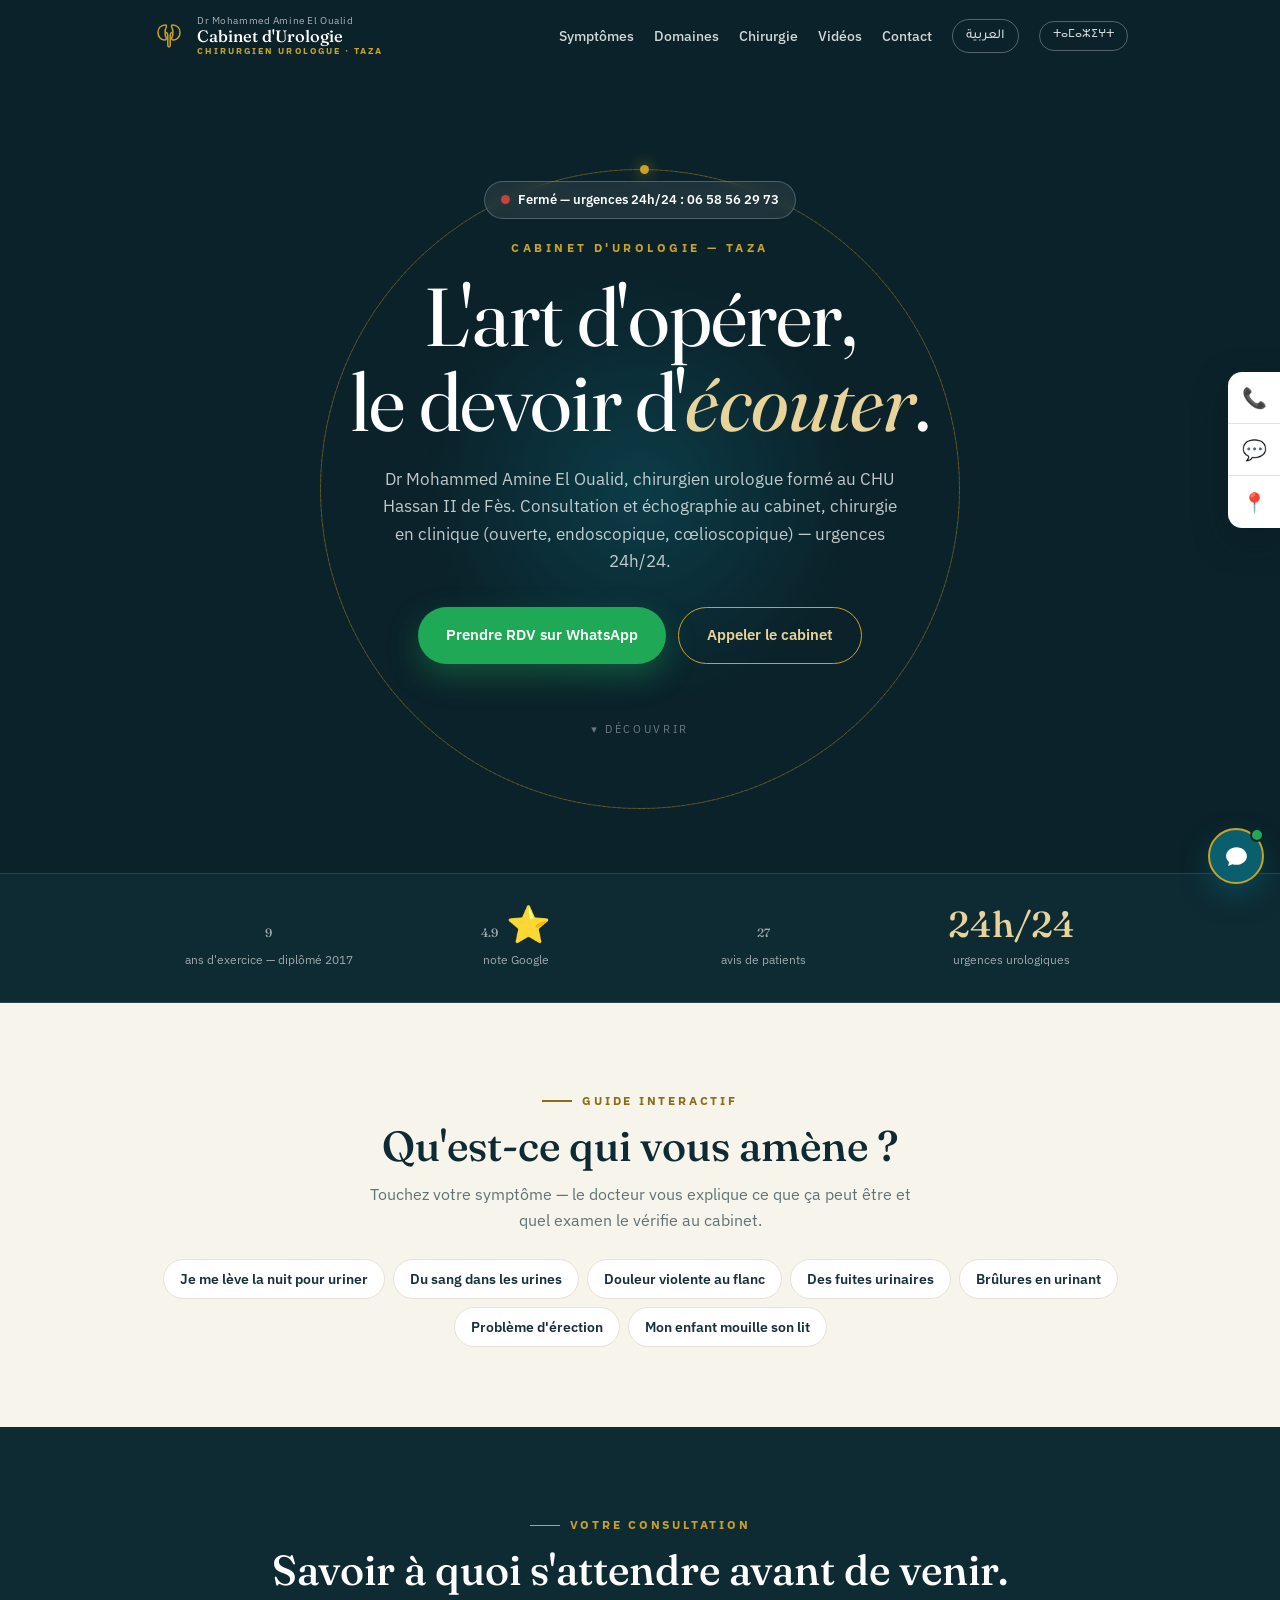
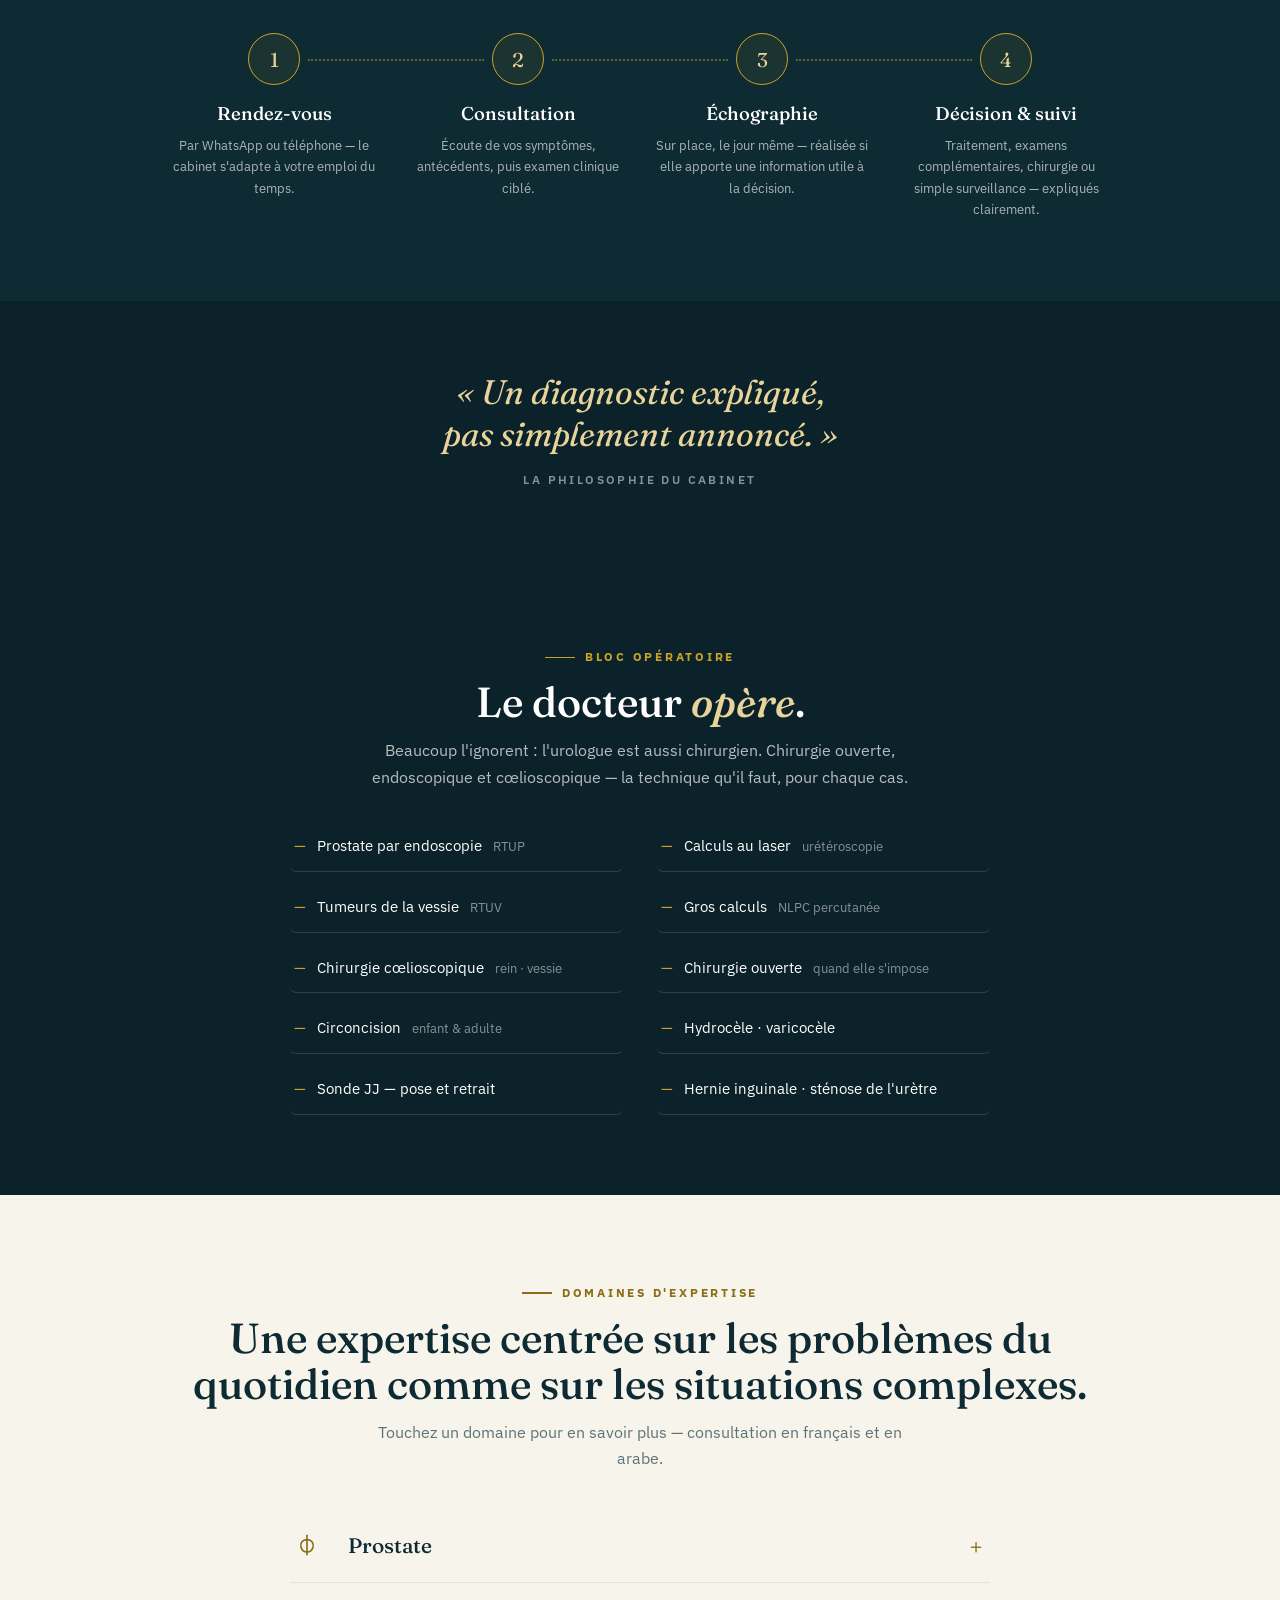
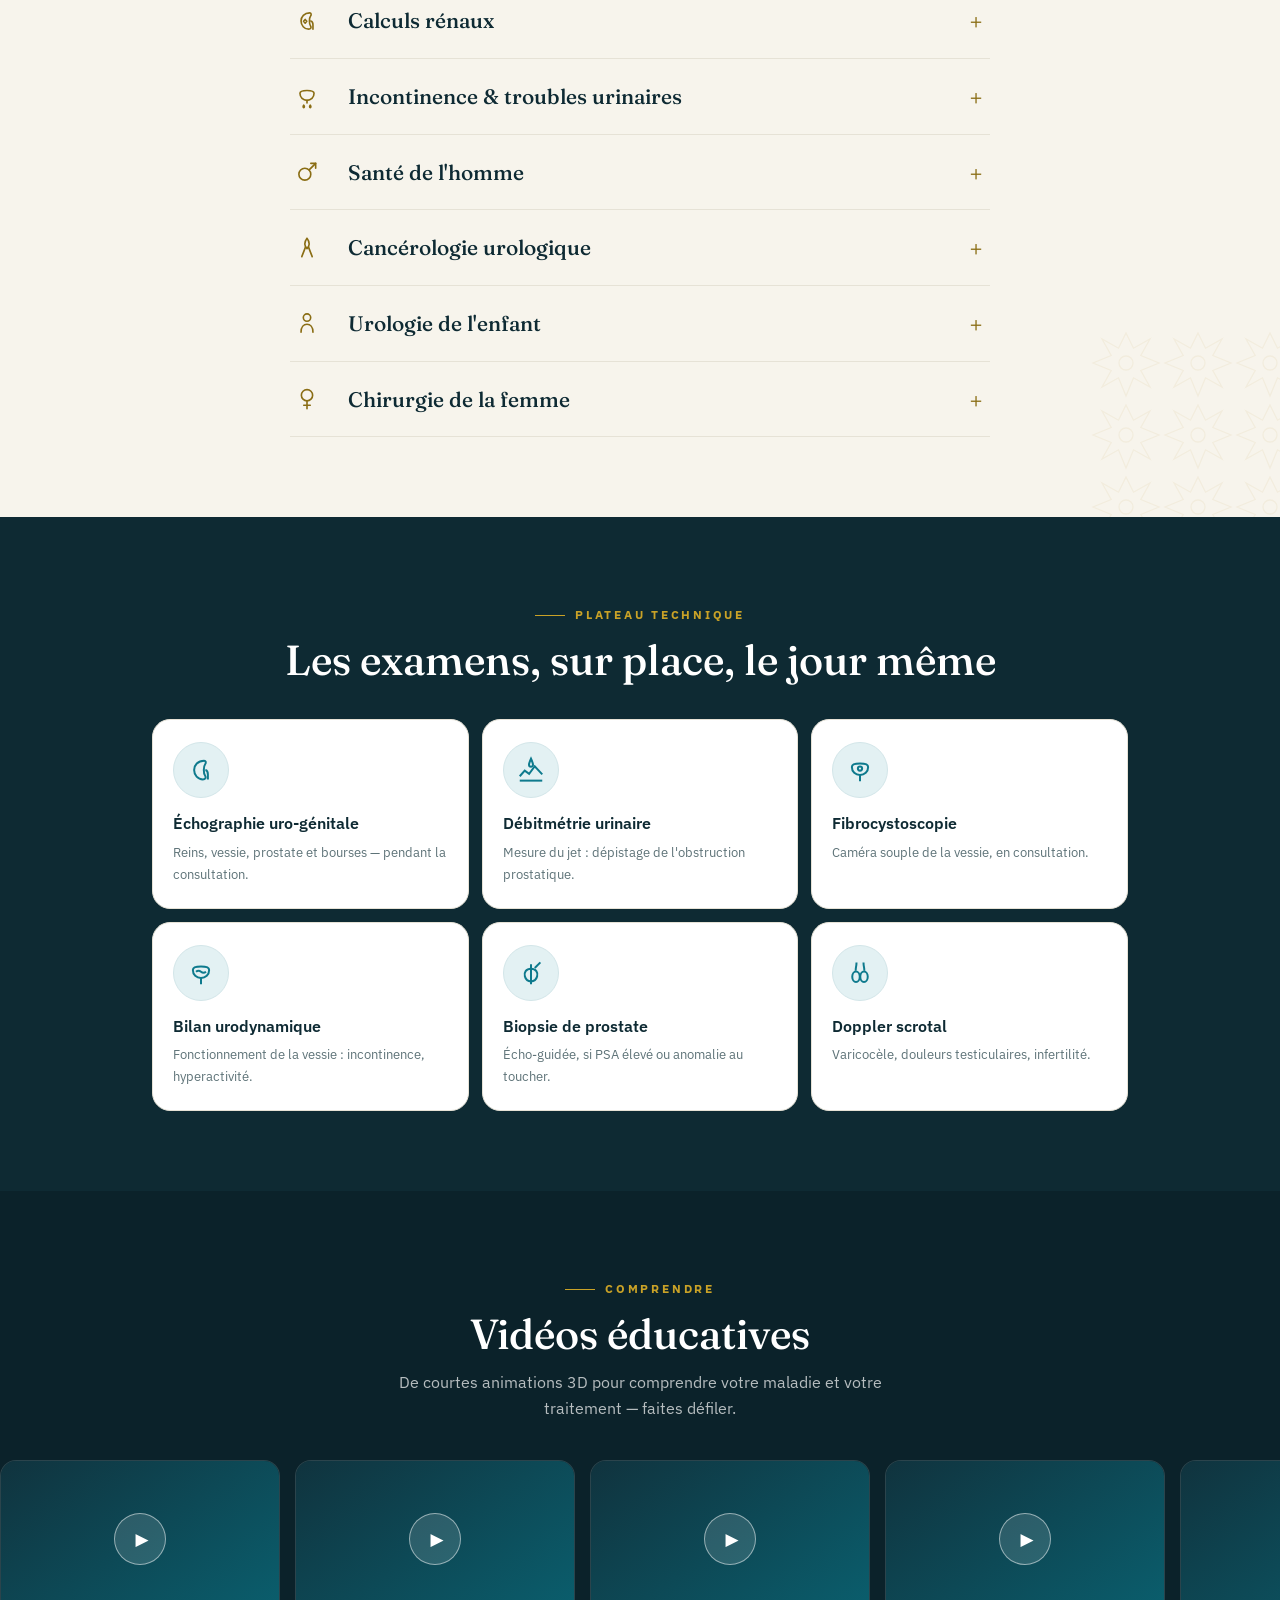
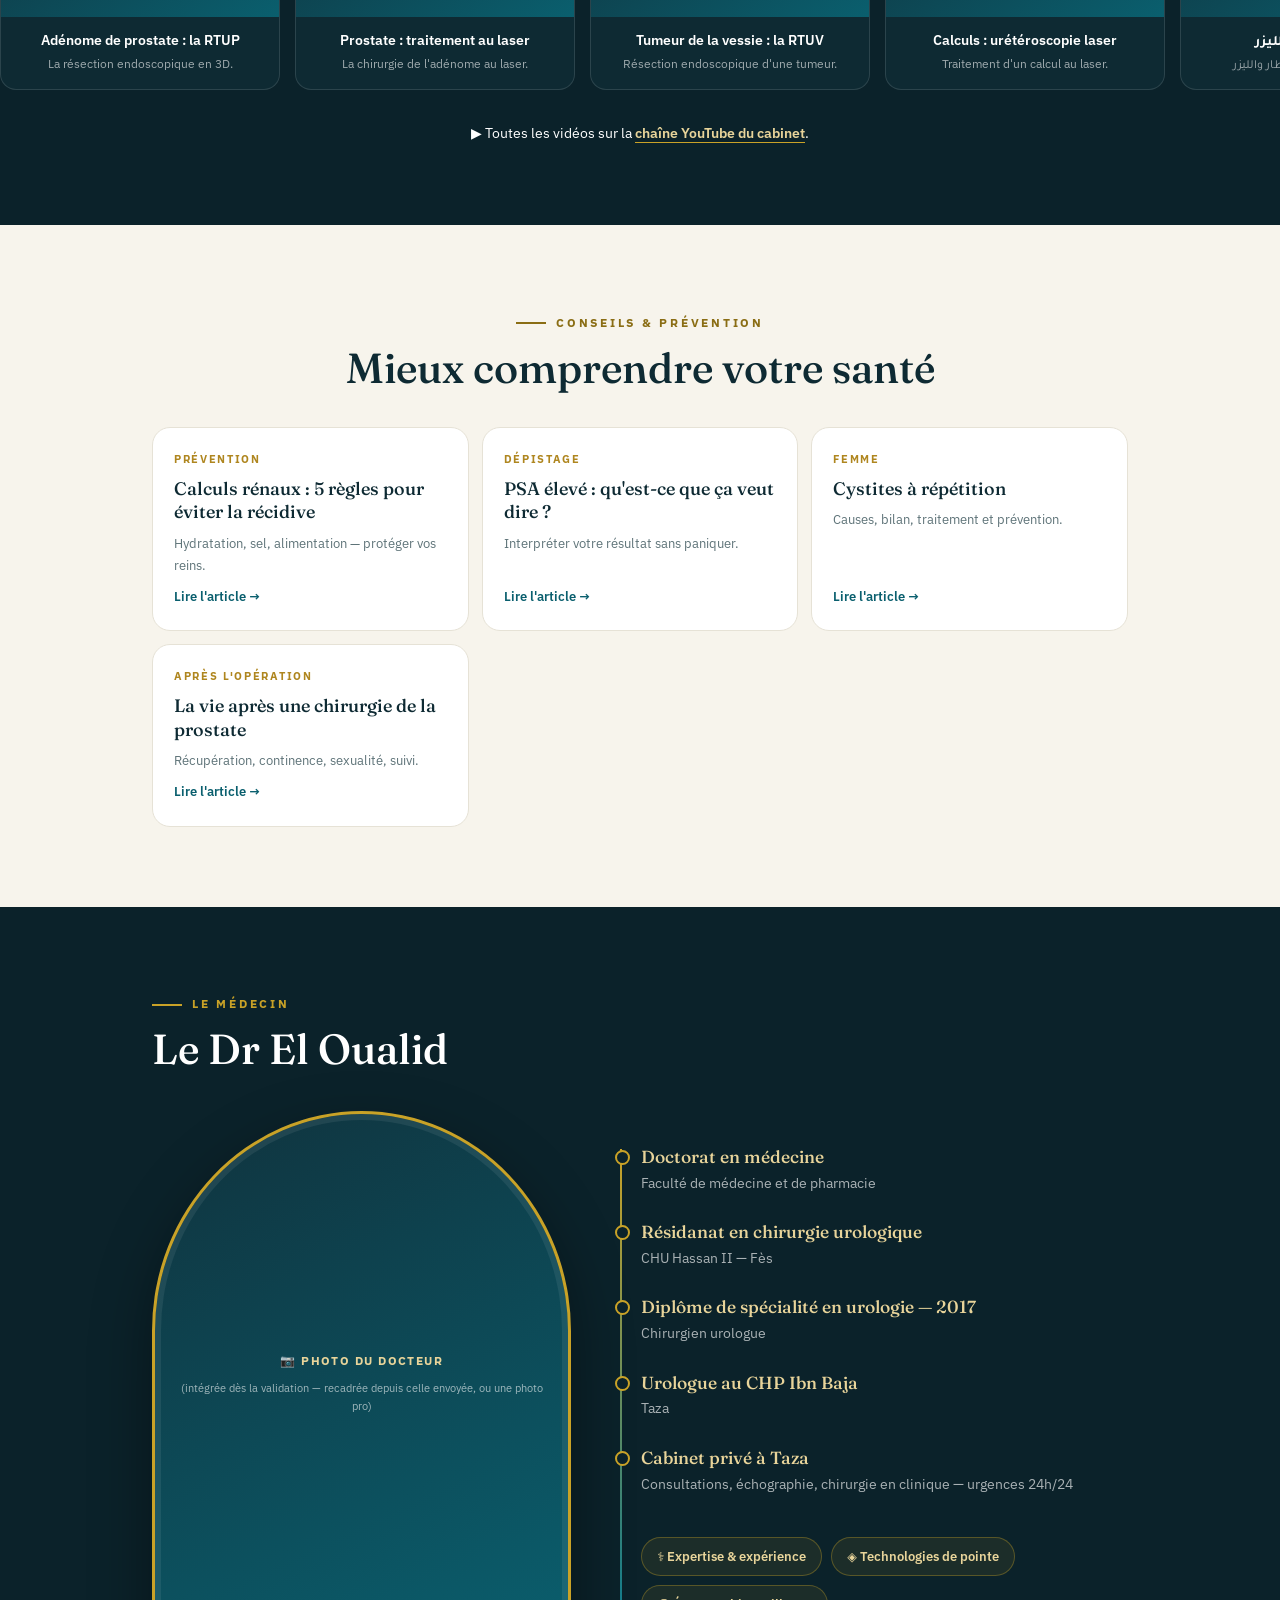
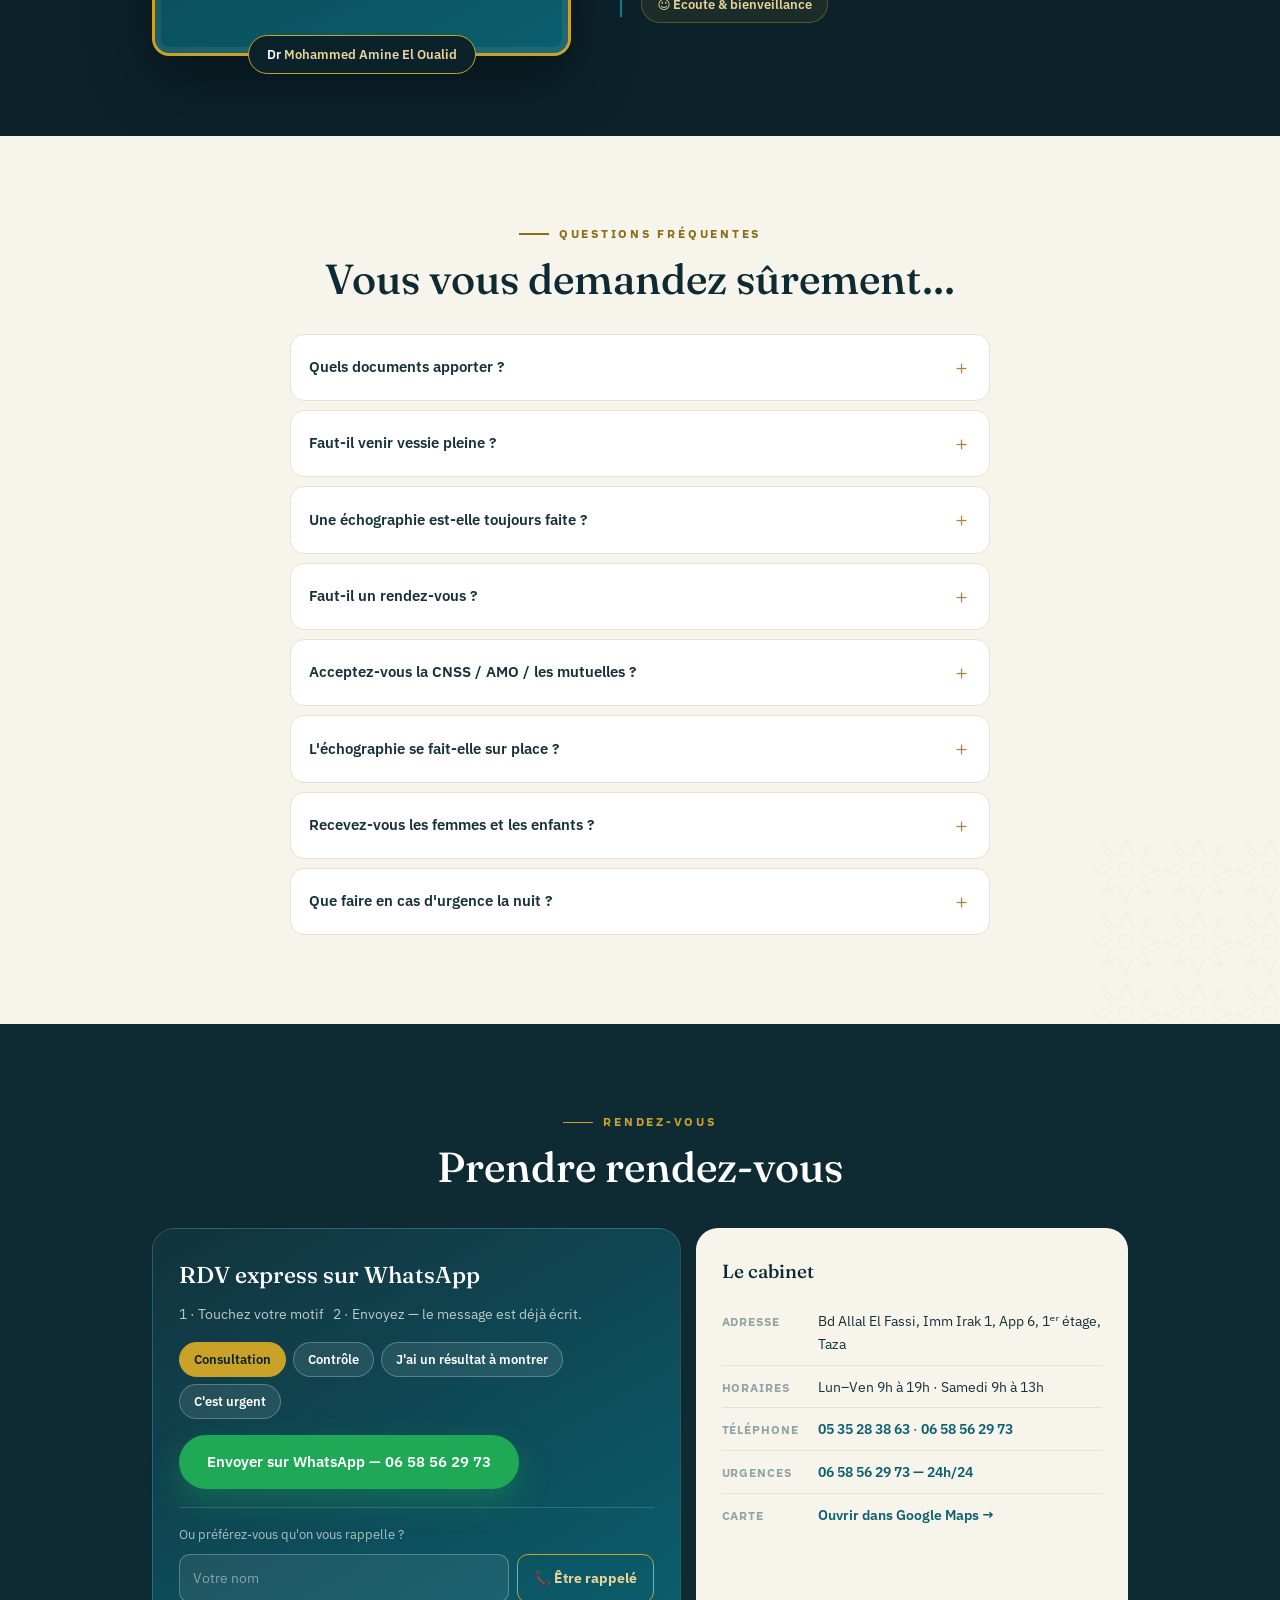
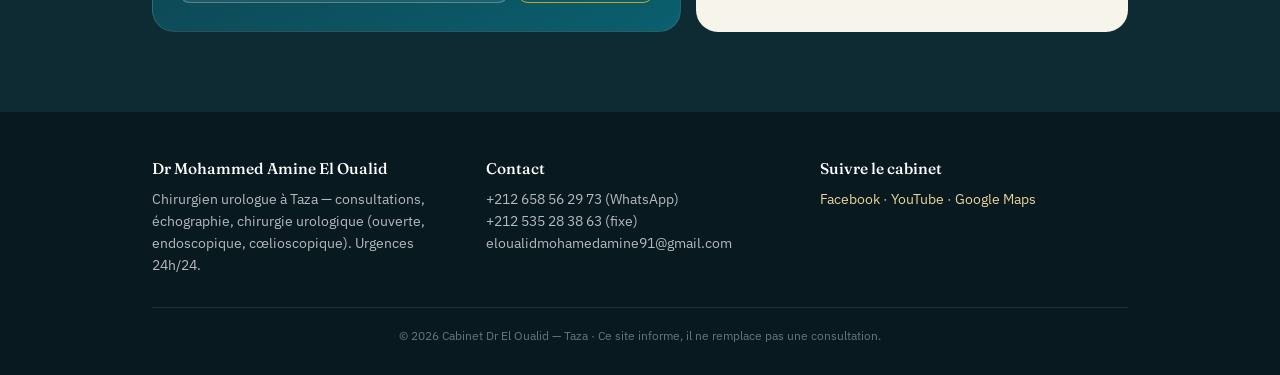
<file: index.html>
<!DOCTYPE html>
<html lang="fr">
<head>
  <meta charset="UTF-8">
  <meta name="viewport" content="width=device-width, initial-scale=1.0">
  <meta name="theme-color" content="#0B222A">
  <title>Dr EL OUALID — Urologue à Taza</title>
  <meta name="description" content="Cabinet d'urologie du Dr Mohammed Amine EL OUALID à Taza. Consultations, échographie et débitmétrie sur place, chirurgie urologique — ouverte, endoscopique et cœlioscopique. RDV WhatsApp.">
  <meta name="keywords" content="urologue Taza, urologie Maroc, Dr EL OUALID, prostate, calculs rénaux, lithiase, RTUP">
  <meta property="og:title" content="Dr EL OUALID — Urologue & Chirurgien à Taza">
  <meta property="og:description" content="Consultation, échographie sur place, tous types de chirurgie urologique. RDV par WhatsApp.">
  <meta property="og:type" content="website">
  <meta property="og:locale" content="fr_MA">
  <meta property="og:url" content="https://dr-eloualid.github.io/">
  <meta property="og:image" content="https://dr-eloualid.github.io/assets/partage.jpg">
  <meta property="og:image:width" content="1200">
  <meta property="og:image:height" content="630">
  <meta name="twitter:card" content="summary_large_image">
  <link rel="canonical" href="https://dr-eloualid.github.io/">
  <link rel="alternate" hreflang="fr" href="https://dr-eloualid.github.io/">
  <link rel="alternate" hreflang="ar" href="https://dr-eloualid.github.io/ar.html">
  <link rel="alternate" hreflang="zgh" href="https://dr-eloualid.github.io/tz.html">
  <link rel="alternate" hreflang="x-default" href="https://dr-eloualid.github.io/">
  <link rel="icon" type="image/svg+xml" href="assets/icone.svg">
  <link rel="apple-touch-icon" href="assets/icone-180.png">
  <link rel="preconnect" href="https://fonts.googleapis.com">
  <link rel="preconnect" href="https://fonts.gstatic.com" crossorigin>
  <link href="https://fonts.googleapis.com/css2?family=Fraunces:ital,opsz,wght@0,9..144,400;0,9..144,500;1,9..144,400&family=IBM+Plex+Sans:wght@400;500;600;700&family=Tajawal:wght@500;700&display=swap" rel="stylesheet">

  <script type="application/ld+json">
  {
    "@context": "https://schema.org",
    "@type": "Physician",
    "@id": "https://dr-eloualid.github.io/#cabinet",
    "name": "Cabinet Urologie Dr. Mohammed Amine El Oualid",
    "alternateName": "عيادة المسالك البولية للدكتور الوليد محمد أمين",
    "description": "Cabinet d'urologie à Taza : consultations, échographie et débitmétrie sur place, chirurgie urologique — ouverte, endoscopique et cœlioscopique, andrologie. Urgences 24h/24.",
    "medicalSpecialty": "Urologic",
    "areaServed": ["Taza", "Guercif", "Taounate"],
    "knowsLanguage": ["fr", "ar"],
    "url": "https://dr-eloualid.github.io/",
    "image": "https://dr-eloualid.github.io/assets/partage.jpg",
    "telephone": "+212658562973",
    "email": "eloualidmohamedamine91@gmail.com",
    "address": { "@type": "PostalAddress", "streetAddress": "Bd Allal El Fassi, Imm Irak 1, App 6", "addressLocality": "Taza", "postalCode": "35000", "addressCountry": "MA" },
    "hasMap": "https://www.google.com/maps/search/?api=1&query=Cabinet%20Urologie%20Dr%20El%20Oualid%20Taza&query_place_id=ChIJkWoVLoMXng0RQgrMnZ6-3EY",
    "openingHoursSpecification": [
      { "@type": "OpeningHoursSpecification", "dayOfWeek": ["Monday","Tuesday","Wednesday","Thursday","Friday"], "opens": "09:00", "closes": "19:00" },
      { "@type": "OpeningHoursSpecification", "dayOfWeek": "Saturday", "opens": "09:00", "closes": "13:00" }
    ],
    "sameAs": [ "https://www.facebook.com/urologuetaza", "https://www.youtube.com/channel/UCzK8FU2B46n0EKbxVtEmukA" ]
  }
  </script>

<style>
/* ═══════ Site officiel — MIX C (base prestige sombre) + D (photo, guide, direct) — validé médecin ═══════ */
:root{
  --petrol-deep:#0A5F6E; --petrol:#0E7A8D; --navy:#0B222A; --navy2:#0E2A33;
  --gold:#C9A227; --gold-soft:#E8D49A; --gold-deep:#AF861F; --gold-line:#E5D08E;
  --ivory:#F7F4EC; --paper:#FFFFFF; --ink:#16313A; --ink-soft:#5E7378; --ink-faint:#93A4A6;
  --line:#E6E2D6; --wa:#1FA855; --alerte:#C0453B;
  --serif:"Fraunces", Georgia, serif; --sans:"IBM Plex Sans", "Tajawal", system-ui, sans-serif;
}
*{margin:0;padding:0;box-sizing:border-box;-webkit-tap-highlight-color:transparent}
html{scroll-behavior:smooth}
body{font-family:var(--sans);background:var(--navy);color:#fff;line-height:1.65;font-size:16px}
img{max-width:100%}
a{color:inherit;text-decoration:none}
button{font-family:inherit}
.container{max-width:1020px;margin:0 auto;padding:0 22px}
::selection{background:var(--gold-soft);color:var(--navy)}

#progress{position:fixed;top:0;left:0;height:2.5px;background:linear-gradient(90deg,var(--gold),var(--gold-soft));width:0;z-index:100}

.topbar{position:fixed;top:0;left:0;right:0;z-index:50;padding:16px 0;transition:all .3s}
.topbar.scrolled{background:rgba(11,34,42,.9);backdrop-filter:blur(12px);box-shadow:0 2px 22px rgba(0,0,0,.3);padding:10px 0}
.topbar .container{display:flex;align-items:center}
.brand{display:flex;align-items:center;gap:11px}
.brand .mark{width:34px;height:34px;flex:0 0 auto}
.brand .mark svg{width:100%;height:100%;stroke:var(--gold);fill:none;stroke-width:1.5;stroke-linecap:round;stroke-linejoin:round}
.brand .bt{line-height:1.15}
.brand .bt i{display:block;font-style:normal;font-size:9.5px;letter-spacing:.06em;color:rgba(255,255,255,.65)}
.brand .bt b{display:block;font-family:var(--serif);font-weight:500;font-size:16.5px;color:#fff}
.brand .bt small{display:block;font-size:8.5px;letter-spacing:.24em;color:var(--gold);font-weight:700;text-transform:uppercase}
.topbar.scrolled .bt i{display:none}
.topnav{margin-left:auto;display:flex;gap:20px;align-items:center}
.topnav a{color:rgba(255,255,255,.82);font-size:13.5px;font-weight:500}
.topnav a:hover{color:var(--gold)}
.lang{border:1px solid rgba(255,255,255,.3);border-radius:999px;padding:5px 13px;font-family:"Tajawal",sans-serif;font-weight:700}
@media(max-width:840px){.topnav a:not(.lang){display:none}}
/* Téléphone : bandeau sur une ligne (sur 375 px le nom passait sur 2 lignes et chevauchait « Ouvert ») ; le nom du médecin reste dans le titre */
@media(max-width:480px){.brand{gap:8px}.brand .mark{width:30px;height:30px}.brand .bt i{display:none}.brand .bt b{white-space:nowrap;font-size:15.5px}.brand .bt small{white-space:nowrap;letter-spacing:.06em}.topnav{gap:6px}.topnav .lang{padding:4px 9px}}
@media(max-width:370px){.brand .bt b{font-size:14.5px}.brand .bt small{letter-spacing:.02em;font-size:8px}.topnav{gap:5px}.topnav .lang{padding:3px 7px}}
@media(max-width:340px){.brand .mark{display:none}}

/* ═══ HERO (C) + badge direct (D) + parallaxe ═══ */
.hero{position:relative;min-height:97vh;display:flex;flex-direction:column;justify-content:center;overflow:hidden;padding:86px 0 40px;text-align:center}
.fx{position:absolute;left:50%;top:56%;pointer-events:none;will-change:transform}
.ring{transform:translate(-50%,-50%);width:min(90vw,640px);aspect-ratio:1;border-radius:50%;border:1.5px solid rgba(201,162,39,.32);animation:breathe 7s ease-in-out infinite}
.ring::before{content:"";position:absolute;inset:-1px;border-radius:50%;border:1px dashed rgba(201,162,39,.18);animation:spin 90s linear infinite}
.ring::after{content:"";position:absolute;top:-5px;left:50%;width:9px;height:9px;border-radius:50%;background:var(--gold);box-shadow:0 0 14px rgba(201,162,39,.8)}
.halo{transform:translate(-50%,-50%);width:min(66vw,470px);aspect-ratio:1;border-radius:50%;background:radial-gradient(circle, rgba(14,122,141,.3), transparent 65%)}
@keyframes breathe{0%,100%{scale:1}50%{scale:1.03}}
@keyframes spin{to{transform:rotate(360deg)}}
.ouvert{position:relative;z-index:2;display:inline-flex;align-items:center;gap:8px;background:rgba(255,255,255,.08);border:1px solid rgba(255,255,255,.22);border-radius:999px;padding:7px 16px;font-size:13px;font-weight:600;margin-bottom:20px;backdrop-filter:blur(4px)}
.ouvert i{width:9px;height:9px;border-radius:50%;background:var(--wa);animation:pulse 2s infinite}
.ouvert.ferme i{background:var(--alerte);animation:none}
@keyframes pulse{0%,100%{box-shadow:0 0 0 0 rgba(31,168,85,.5)}50%{box-shadow:0 0 0 6px rgba(31,168,85,0)}}
.kicker{position:relative;z-index:2;font-size:11.5px;letter-spacing:.3em;text-transform:uppercase;color:var(--gold);font-weight:700}
h1{position:relative;z-index:2;font-family:var(--serif);font-weight:400;font-size:clamp(43px,9.6vw,82px);line-height:1.04;letter-spacing:-.01em;margin-top:16px;text-wrap:balance}
h1 em{font-style:italic;color:var(--gold-soft)}
.hero .lead{position:relative;z-index:2;margin:22px auto 0;max-width:52ch;font-size:16.5px;color:rgba(255,255,255,.75)}
.hero-cta{position:relative;z-index:2;display:flex;gap:12px;justify-content:center;margin-top:32px;flex-wrap:wrap}
@media(max-width:520px){.hero-cta{flex-direction:column;align-items:stretch;max-width:320px;margin-left:auto;margin-right:auto}}
.btn{display:flex;align-items:center;justify-content:center;gap:9px;font-weight:600;font-size:15px;padding:15px 28px;border-radius:999px;transition:transform .15s,box-shadow .2s;cursor:pointer;border:0}
.btn:active{transform:scale(.96)}
.btn-wa{background:var(--wa);color:#fff;box-shadow:0 12px 30px rgba(31,168,85,.35)}
.btn-wa:hover{box-shadow:0 16px 38px rgba(31,168,85,.5)}
.btn-gold{border:1.5px solid var(--gold);color:var(--gold-soft);background:transparent}
.btn-gold:hover{background:rgba(201,162,39,.12)}
.scroll-hint{position:relative;z-index:2;margin-top:56px;font-size:11px;letter-spacing:.24em;color:rgba(255,255,255,.4);text-transform:uppercase;animation:hint 2.4s ease-in-out infinite}
@keyframes hint{0%,100%{transform:translateY(0);opacity:.5}50%{transform:translateY(6px);opacity:1}}
.stagger{opacity:0;transform:translateY(12px);animation:enter .5s ease forwards}
.stagger:nth-child(2){animation-delay:.05s}.stagger:nth-child(3){animation-delay:.1s}.stagger:nth-child(4){animation-delay:.16s}.stagger:nth-child(5){animation-delay:.24s}.stagger:nth-child(6){animation-delay:.32s}
@keyframes enter{to{opacity:1;transform:none}}

/* ═══ SCEAU compteurs (C) ═══ */
.seal{border-top:1px solid rgba(255,255,255,.12);border-bottom:1px solid rgba(255,255,255,.12);background:var(--navy2)}
.seal .container{display:grid;grid-template-columns:repeat(4,1fr);gap:14px;padding:30px 22px;text-align:center}
@media(max-width:760px){.seal .container{grid-template-columns:repeat(2,1fr);gap:22px 10px}}
.seal b{font-family:var(--serif);font-weight:500;font-size:clamp(26px,4.5vw,36px);color:var(--gold-soft);display:block;font-variant-numeric:tabular-nums;line-height:1.15}
.seal span{font-size:12px;color:rgba(255,255,255,.6)}

/* ═══ sections ═══ */
section{padding:80px 0}
.light{background:var(--ivory);color:var(--ink)}
.eyebrow{display:inline-flex;align-items:center;gap:10px;font-size:11.5px;letter-spacing:.24em;text-transform:uppercase;color:var(--gold);font-weight:800;margin-bottom:12px}
.eyebrow::before{content:"";width:0;height:1.5px;background:var(--gold);transition:width .7s ease .2s}
.rv.in .eyebrow::before, .eyebrow.in::before{width:30px}
.light .eyebrow{color:#8a6d14}
.light .eyebrow::before{background:#8a6d14}
h2{font-family:var(--serif);font-weight:500;font-size:clamp(30px,5.2vw,42px);line-height:1.1;text-wrap:balance}
.light h2{color:var(--navy2)}
.section-lead{margin-top:12px;color:rgba(255,255,255,.7);max-width:56ch}
.light .section-lead{color:var(--ink-soft)}
.center{text-align:center}
.center .section-lead{margin-left:auto;margin-right:auto}

/* ═══ GUIDE SYMPTÔMES (D) ═══ */
.sympt-chips{display:flex;flex-wrap:wrap;gap:8px;margin-top:26px;justify-content:center}
.schip{background:#fff;border:1.5px solid var(--line);border-radius:999px;padding:10px 16px;font-size:13.5px;font-weight:600;color:var(--ink);cursor:pointer;transition:all .15s}
.schip:hover{border-color:var(--petrol);transform:translateY(-1px)}
.schip.on{background:var(--petrol-deep);border-color:var(--petrol-deep);color:#fff}
.sympt-panel{margin:18px auto 0;max-width:640px;background:#fff;border:1px solid var(--line);border-left:4px solid var(--gold);border-radius:16px;padding:22px;display:none;animation:sp .3s ease;text-align:left}
.sympt-panel.on{display:block}
@keyframes sp{from{opacity:0;transform:translateY(8px)}to{opacity:1;transform:none}}
.sympt-panel h3{font-family:var(--serif);font-weight:500;font-size:20px;color:var(--navy2)}
.sympt-panel p{font-size:14.5px;color:var(--ink-soft);margin-top:8px}
.sympt-panel .exam{margin-top:12px;font-size:13px;background:var(--petrol-tint,#E3F1F3);color:var(--petrol-deep);border-radius:10px;padding:9px 13px;display:inline-block;font-weight:600}
.sympt-panel .exam.urgent{background:#FBE9E7;color:#9a2f26}
.sympt-panel .cta{margin-top:14px}
.sympt-panel .cta a{color:var(--wa);font-weight:700;font-size:14px}

/* ═══ DOMAINES accordéon (C) ═══ */
.doms{margin:36px auto 0;max-width:700px;text-align:left}
details.dom{border-bottom:1px solid var(--line)}
details.dom summary{list-style:none;cursor:pointer;display:flex;gap:16px;align-items:baseline;padding:20px 4px;transition:background .2s}
details.dom summary::-webkit-details-marker{display:none}
details.dom summary:hover{background:rgba(201,162,39,.07)}
details.dom .n{flex:0 0 38px;align-self:center}
details.dom .n svg{width:26px;height:26px;stroke:#8a6d14;fill:none;stroke-width:1.5;stroke-linecap:round;stroke-linejoin:round;display:block}
details.dom[open] .n svg{stroke:var(--petrol-deep)}
details.dom h3{font-family:var(--serif);font-weight:500;font-size:21px;color:var(--navy2);flex:1}
details.dom .plus{color:#8a6d14;font-size:20px;font-weight:300;transition:transform .25s;line-height:1}
details.dom[open] .plus{transform:rotate(45deg)}
details.dom .body{padding:0 4px 20px 52px;font-size:14.2px;color:var(--ink-soft);animation:sp .3s ease}
details.dom .body a{color:var(--petrol-deep);font-weight:600;font-size:13px}

/* ═══ OPÈRE (C, cascade) ═══ */
.ops{margin:32px auto 0;max-width:700px;display:grid;grid-template-columns:1fr 1fr;gap:11px 34px;font-size:15px;text-align:left}
@media(max-width:660px){.ops{grid-template-columns:1fr}}
.ops div{padding:12px 4px;border-bottom:1px solid rgba(255,255,255,.14);border-radius:6px;transition:background .2s,padding-left .2s}
.ops div:hover{background:rgba(201,162,39,.09);padding-left:10px}
.ops div::before{content:"—";color:var(--gold);margin-right:11px}
.ops div span{color:rgba(255,255,255,.5);font-size:12.5px;margin-left:7px}
.ops .rv{transition-delay:calc(var(--i) * .07s)}
.op-note{margin-top:22px;text-align:center;font-size:13px;color:rgba(255,255,255,.55)}

/* ═══ EXAMENS (C) ═══ */
.ex-grid{margin-top:36px;display:grid;grid-template-columns:repeat(auto-fill,minmax(235px,1fr));gap:13px;text-align:left}
.ex{background:var(--paper);border:1px solid var(--line);border-radius:18px;padding:22px 20px;transition:transform .18s,box-shadow .2s}
.ex:hover{transform:translateY(-4px);box-shadow:0 16px 36px rgba(22,49,58,.1)}
.ex svg{width:30px;height:30px;stroke:var(--petrol);fill:none;stroke-width:1.6}
.ex .disc{width:56px;height:56px;border-radius:50%;background:var(--petrol-tint,#E3F1F3);display:grid;place-items:center;margin-bottom:13px;border:1px solid #d3e6e9}
.ex h3{font-size:15.5px;font-weight:600;color:var(--navy2)}
.ex p{font-size:13.3px;color:var(--ink-soft);margin-top:5px}

/* ═══ VIDÉOS (C) ═══ */
.vid-row{margin-top:34px;display:flex;gap:15px;overflow-x:auto;scroll-snap-type:x mandatory;padding:4px 22px 16px;scrollbar-width:thin}
.vid{flex:0 0 280px;scroll-snap-align:start;background:var(--navy2);border:1px solid rgba(255,255,255,.12);border-radius:16px;overflow:hidden}
.video-poster{position:relative;aspect-ratio:16/9;background:linear-gradient(145deg,#10333E,var(--petrol-deep));cursor:pointer;display:grid;place-items:center}
.video-poster .play{width:52px;height:52px;border-radius:50%;background:rgba(255,255,255,.13);border:1.5px solid rgba(255,255,255,.5);display:grid;place-items:center;color:#fff;font-size:17px;padding-left:4px;transition:transform .15s,background .2s}
.video-poster:hover .play{transform:scale(1.12);background:var(--gold);border-color:var(--gold);color:var(--navy)}
.video-poster iframe{position:absolute;inset:0;width:100%;height:100%;border:0}
.vid-body{padding:13px 15px 15px}
.vid-body h3{font-size:14.3px;font-weight:600;line-height:1.35;color:#fff}
.vid-body p{font-size:12.3px;color:rgba(255,255,255,.6);margin-top:4px}
.yt-more{margin-top:16px;font-size:14px;text-align:center}
.yt-more a{color:var(--gold-soft);font-weight:600;border-bottom:1.5px solid var(--gold)}

/* ═══ ARTICLES (C) ═══ */
.art-grid{margin-top:36px;display:grid;grid-template-columns:repeat(auto-fill,minmax(235px,1fr));gap:13px;text-align:left}
.art{background:var(--paper);border:1px solid var(--line);border-radius:18px;padding:23px 21px;display:flex;flex-direction:column;gap:9px;transition:transform .18s,box-shadow .2s}
.art:hover{transform:translateY(-4px);box-shadow:0 16px 36px rgba(22,49,58,.1)}
.art .tag{font-size:10.5px;letter-spacing:.16em;text-transform:uppercase;color:var(--gold-deep);font-weight:800}
.art h3{font-family:var(--serif);font-weight:500;font-size:18px;line-height:1.3;color:var(--navy2)}
.art p{font-size:13.3px;color:var(--ink-soft);flex:1}
.art .lire{font-size:13px;font-weight:600;color:var(--petrol-deep)}

/* ═══ LE MÉDECIN : photo en arche (D) + timeline (C) ═══ */
.med-grid{margin-top:38px;display:grid;grid-template-columns:.9fr 1.1fr;gap:44px;align-items:center;text-align:left}
@media(max-width:800px){.med-grid{grid-template-columns:1fr}.arch{max-width:280px;margin:0 auto}}
.arch{position:relative}
.arch .frame{aspect-ratio:3/3.9;border-radius:52% 52% 18px 18px / 42% 42% 18px 18px;overflow:hidden;border:3px solid var(--gold);box-shadow:0 24px 60px rgba(0,0,0,.4), inset 0 0 0 6px rgba(255,255,255,.07);background:linear-gradient(155deg,#10333E,var(--petrol-deep));display:grid;place-items:center;text-align:center;padding:20px}
.arch .frame img{width:100%;height:100%;object-fit:cover}
.arch .frame .ph{font-size:12px;color:var(--gold-soft);letter-spacing:.12em;text-transform:uppercase;font-weight:700}
.arch .frame .ph small{display:block;margin-top:8px;font-size:11px;color:rgba(255,255,255,.6);letter-spacing:0;text-transform:none;font-weight:400}
.arch .name{position:absolute;left:50%;bottom:-18px;transform:translateX(-50%);background:var(--navy);border:1.5px solid var(--gold);border-radius:999px;padding:8px 18px;white-space:nowrap;font-size:12.5px;font-weight:600}
.arch .name span{color:var(--gold-soft)}
.tl{position:relative;padding-left:26px}
.tl::before{content:"";position:absolute;left:5px;top:6px;bottom:6px;width:1.5px;background:linear-gradient(var(--gold),var(--petrol))}
.tl-item{position:relative;padding:0 0 24px}
.tl-item:last-child{padding-bottom:0}
.tl-item::before{content:"";position:absolute;left:-26px;top:7px;width:11px;height:11px;border-radius:50%;background:var(--navy);border:2.5px solid var(--gold)}
.tl-item b{font-family:var(--serif);font-weight:500;font-size:17.5px;display:block;color:var(--gold-soft)}
.tl-item p{color:rgba(255,255,255,.65);font-size:13.5px}

/* ═══ FAQ (D) ═══ */
.faq{max-width:700px;margin:32px auto 0;text-align:left}
details.q{background:#fff;border:1px solid var(--line);border-radius:14px;margin-bottom:9px;overflow:hidden}
details.q summary{list-style:none;cursor:pointer;display:flex;align-items:center;gap:12px;padding:17px 18px;font-weight:600;font-size:15px;color:var(--ink)}
details.q summary::-webkit-details-marker{display:none}
details.q summary .pl{margin-left:auto;color:var(--gold-deep);font-size:19px;font-weight:300;transition:transform .25s}
details.q[open] summary .pl{transform:rotate(45deg)}
details.q .a{padding:0 18px 17px;font-size:14px;color:var(--ink-soft)}

/* ═══ CONTACT + RDV EXPRESS ═══ */
.contact-grid{margin-top:38px;display:grid;grid-template-columns:1.1fr .9fr;gap:15px;text-align:left}
@media(max-width:760px){.contact-grid{grid-template-columns:1fr}}
.c-card{border-radius:22px;padding:28px 26px}
.c-wa{background:linear-gradient(150deg,#12333d,var(--petrol-deep));border:1px solid rgba(255,255,255,.12)}
.c-wa h3{font-family:var(--serif);font-weight:500;font-size:23px;color:#fff}
.c-wa .sub{color:rgba(255,255,255,.72);font-size:13.5px;margin:8px 0 16px}
.motifs{display:flex;flex-wrap:wrap;gap:7px;margin-bottom:16px}
.motif{background:rgba(255,255,255,.09);border:1px solid rgba(255,255,255,.25);border-radius:999px;padding:8px 14px;font-size:13px;font-weight:600;color:#fff;cursor:pointer;transition:all .15s}
.motif.on{background:var(--gold);border-color:var(--gold);color:var(--navy)}
.c-wa .btn{display:inline-flex}
.c-info{background:var(--ivory);color:var(--ink)}
.c-info h3{font-family:var(--serif);font-weight:500;font-size:19px;color:var(--navy2);margin-bottom:12px}
.c-line{display:flex;gap:12px;padding:9px 0;border-bottom:1px solid var(--line);font-size:14.3px;align-items:baseline}
.c-line:last-of-type{border-bottom:0}
.c-line b{flex:0 0 84px;font-size:11.5px;text-transform:uppercase;letter-spacing:.08em;color:var(--ink-faint);font-weight:700}
.c-line a{color:var(--petrol-deep);font-weight:600}

footer{background:#081920;color:rgba(255,255,255,.7);padding:44px 0 30px;font-size:13.5px}
.f-grid{display:grid;grid-template-columns:repeat(auto-fit,minmax(200px,1fr));gap:26px}
footer b{color:#fff;display:block;margin-bottom:6px;font-family:var(--serif);font-weight:500;font-size:15.5px}
footer a{color:var(--gold-soft)}
.f-bottom{margin-top:30px;padding-top:18px;border-top:1px solid rgba(255,255,255,.1);font-size:12px;color:rgba(255,255,255,.4);text-align:center}

.sticky-cta{position:fixed;left:12px;right:12px;bottom:12px;z-index:60;display:none}
.sticky-cta a{display:flex;align-items:center;justify-content:center;gap:9px;background:var(--wa);color:#fff;font-weight:700;font-size:15px;padding:15px;border-radius:14px;box-shadow:0 12px 30px rgba(0,0,0,.35)}
@media(max-width:700px){.sticky-cta.on{display:block}}

.rv{opacity:0;transform:translateY(18px);transition:opacity .6s ease,transform .6s ease}
.rv.in{opacity:1;transform:none}

/* ═══ FRISE « Votre consultation » 1→4 (exemple luxe × textes ChatGPT) ═══ */
.steps{margin-top:40px;display:grid;grid-template-columns:repeat(4,1fr);gap:0;text-align:center;position:relative}
@media(max-width:760px){.steps{grid-template-columns:1fr;gap:26px;max-width:340px;margin-left:auto;margin-right:auto;text-align:left}}
.step{position:relative;padding:0 14px}
.step .num{width:52px;height:52px;border-radius:50%;border:1.5px solid var(--gold);color:var(--gold-soft);font-family:var(--serif);font-size:20px;display:grid;place-items:center;margin:0 auto 14px;background:rgba(201,162,39,.07)}
.step h3{font-family:var(--serif);font-weight:500;font-size:18.5px;color:#fff}
.step p{font-size:13px;color:rgba(255,255,255,.65);margin-top:5px}
.step::after{content:"";position:absolute;top:26px;left:calc(50% + 34px);width:calc(100% - 68px);border-top:2px dotted rgba(201,162,39,.45)}
.step:last-child::after{display:none}
@media(max-width:760px){
  .step{display:grid;grid-template-columns:52px 1fr;gap:14px;align-items:start}
  .step .num{margin:0}
  .step::after{top:60px;left:25px;width:0;height:calc(100% - 40px);border-top:0;border-left:2px dotted rgba(201,162,39,.45)}
}

/* ═══ Citation signature ═══ */
.quote{max-width:640px;margin:0 auto;text-align:center;padding:10px 20px}
.quote p{font-family:var(--serif);font-style:italic;font-weight:400;font-size:clamp(24px,4.6vw,34px);line-height:1.25;color:var(--gold-soft)}
.quote p::before{content:"« "}.quote p::after{content:" »"}
.quote span{display:block;margin-top:14px;font-size:12px;letter-spacing:.2em;text-transform:uppercase;color:rgba(255,255,255,.5);font-weight:600}

/* ═══ Les 3 valeurs (exemple luxe) ═══ */
.valeurs{display:flex;gap:9px;flex-wrap:wrap;margin-top:18px}
.val{display:inline-flex;align-items:center;gap:8px;background:rgba(201,162,39,.09);border:1px solid rgba(201,162,39,.35);border-radius:999px;padding:8px 15px;font-size:12.5px;font-weight:600;color:var(--gold-soft)}

/* ═══ « Être rappelé » (formulaire → WhatsApp, zéro serveur) ═══ */
.rappel{margin-top:18px;border-top:1px solid rgba(255,255,255,.15);padding-top:16px}
.rappel .rt{font-size:12.5px;color:rgba(255,255,255,.65);margin-bottom:9px}
.rappel .row{display:flex;gap:8px;flex-wrap:wrap}
.rappel input{flex:1;min-width:130px;border:1px solid rgba(255,255,255,.25);background:rgba(255,255,255,.07);border-radius:11px;padding:12px 13px;font:inherit;font-size:14px;color:#fff;outline:none}
.rappel input::placeholder{color:rgba(255,255,255,.45)}
.rappel input:focus{border-color:var(--gold)}
.rappel button{border:1.5px solid var(--gold);background:transparent;color:var(--gold-soft);font-weight:700;font-size:13.5px;padding:12px 16px;border-radius:11px;cursor:pointer}

/* ═══ Rail latéral flottant (desktop) — exemple luxe ═══ */
.rail{position:fixed;right:0;top:50%;transform:translateY(-50%);z-index:55;display:none;flex-direction:column;background:#fff;border-radius:14px 0 0 14px;box-shadow:0 12px 34px rgba(8,25,32,.35);overflow:hidden}
@media(min-width:900px){.rail{display:flex}}
.rail a{width:52px;height:52px;display:grid;place-items:center;font-size:20px;border-bottom:1px solid var(--line);color:var(--petrol-deep);transition:background .15s}
.rail a:last-child{border-bottom:0}
.rail a:hover{background:var(--petrol-tint,#E3F1F3)}

/* ═══ Filigrane zellige (coin des sections claires) ═══ */
.zfil{position:relative;overflow:hidden}
.zfil::after{content:"";position:absolute;right:-40px;bottom:-40px;width:230px;height:230px;pointer-events:none;opacity:.5;
  background-image:url("data:image/svg+xml,%3Csvg xmlns='http://www.w3.org/2000/svg' width='72' height='72' viewBox='0 0 72 72'%3E%3Cg fill='none' stroke='%23AF861F' stroke-opacity='0.14' stroke-width='1.3'%3E%3Cpath d='M36 6l7.5 15.2L60 12l-9.2 16.5L69 36l-18.2 7.5L60 60l-16.5-9.2L36 69l-7.5-18.2L12 60l9.2-16.5L3 36l18.2-7.5L12 12l16.5 9.2z'/%3E%3Ccircle cx='36' cy='36' r='7'/%3E%3C/g%3E%3C/svg%3E")}

@media(prefers-reduced-motion:reduce){
  .rv{opacity:1;transform:none;transition:none}
  .ring,.ring::before,.scroll-hint,.stagger,.ouvert i{animation:none}
  .stagger{opacity:1;transform:none}
  html{scroll-behavior:auto}
}
</style>
</head>
<body>
<div id="progress"></div>

<header class="topbar" id="topbar">
  <div class="container">
    <a class="brand" href="#accueil">
      <span class="mark"><svg viewBox="0 0 34 34"><path d="M13.5 6 C8.5 6 6 9.6 6 13.6 C6 17.6 8.7 21 12.3 21 C14.2 21 14.9 19.6 14 18.2 C12.8 16.4 12.8 10.6 14 8.8 C14.9 7.4 14.4 6 13.5 6 Z"/><path d="M20.5 6 C25.5 6 28 9.6 28 13.6 C28 17.6 25.3 21 21.7 21 C19.8 21 19.1 19.6 20 18.2 C21.2 16.4 21.2 10.6 20 8.8 C19.1 7.4 19.6 6 20.5 6 Z"/><path d="M14.3 13.5 C15.5 13.8 15.8 15 15.8 16.5 V26 C15.8 27.5 16.3 28 17 28 C17.7 28 18.2 27.5 18.2 26 V16.5 C18.2 15 18.5 13.8 19.7 13.5"/></svg></span>
      <span class="bt"><i>Dr Mohammed Amine El Oualid</i><b>Cabinet d'Urologie</b><small>Chirurgien urologue · Taza</small></span>
    </a>
    <nav class="topnav">
      <a href="#symptomes">Symptômes</a>
      <a href="#domaines">Domaines</a>
      <a href="#chirurgie">Chirurgie</a>
      <a href="#videos">Vidéos</a>
      <a href="#contact">Contact</a>
      <a href="ar.html" class="lang">العربية</a>
      <a href="tz.html" class="lang" style="font-size:11px">ⵜⴰⵎⴰⵣⵉⵖⵜ</a>
    </nav>
  </div>
</header>

<!-- ═══ HERO ═══ -->
<section class="hero" id="accueil">
  <div class="fx ring" id="fxRing"></div><div class="fx halo" id="fxHalo"></div>
  <div class="container">
    <span class="ouvert stagger" id="ouvert"><i></i><span id="ouvertTxt">…</span></span>
    <div class="kicker stagger">Cabinet d'urologie — Taza</div>
    <h1 class="stagger">L'art d'opérer,<br>le devoir d'<em>écouter</em>.</h1>
    <p class="lead stagger">Dr Mohammed Amine El Oualid, chirurgien urologue formé au CHU Hassan II de Fès. Consultation et échographie au cabinet, chirurgie en clinique (ouverte, endoscopique, cœlioscopique) — urgences 24h/24.</p>
    <div class="hero-cta stagger">
      <a class="btn btn-wa" href="https://wa.me/212658562973?text=Bonjour%20Docteur%2C%20je%20souhaite%20prendre%20un%20rendez-vous">Prendre RDV sur WhatsApp</a>
      <a class="btn btn-gold" href="#" onclick="document.getElementById('callSheet').classList.add('on');return false;">Appeler le cabinet</a>
    </div>
    <div class="scroll-hint stagger">▾ Découvrir</div>
  </div>
</section>

<!-- ═══ SCEAU ═══ -->
<div class="seal" id="seal">
  <div class="container">
    <div><b><span class="count" data-to="9" data-suffix="+">0</span></b><span>ans d'exercice — diplômé 2017</span></div>
    <div><b><span class="count" data-to="4.9" data-dec="1">0</span> ⭐</b><span>note Google</span></div>
    <div><b><span class="count" data-to="27">0</span></b><span>avis de patients</span></div>
    <div><b>24h/24</b><span>urgences urologiques</span></div>
  </div>
</div>

<!-- ═══ GUIDE SYMPTÔMES (D) ═══ -->
<section class="light center" id="symptomes">
  <div class="container">
    <div class="rv"><span class="eyebrow">Guide interactif</span></div>
    <h2 class="rv">Qu'est-ce qui vous amène&nbsp;?</h2>
    <p class="section-lead rv">Touchez votre symptôme — le docteur vous explique ce que ça peut être et quel examen le vérifie au cabinet.</p>
    <div class="sympt-chips rv" id="chips"></div>
    <div id="panels"></div>
  </div>
</section>

<!-- ═══ VOTRE CONSULTATION : savoir à quoi s'attendre (frise 1→4) ═══ -->
<section class="center" style="background:var(--navy2)" id="consultation">
  <div class="container">
    <div class="rv"><span class="eyebrow">Votre consultation</span></div>
    <h2 class="rv" style="color:#fff">Savoir à quoi s'attendre avant de venir.</h2>
    <div class="steps">
      <div class="step rv"><div class="num">1</div><h3>Rendez-vous</h3><p>Par WhatsApp ou téléphone — le cabinet s'adapte à votre emploi du temps.</p></div>
      <div class="step rv"><div class="num">2</div><h3>Consultation</h3><p>Écoute de vos symptômes, antécédents, puis examen clinique ciblé.</p></div>
      <div class="step rv"><div class="num">3</div><h3>Échographie</h3><p>Sur place, le jour même — réalisée si elle apporte une information utile à la décision.</p></div>
      <div class="step rv"><div class="num">4</div><h3>Décision &amp; suivi</h3><p>Traitement, examens complémentaires, chirurgie ou simple surveillance — expliqués clairement.</p></div>
    </div>
  </div>
</section>

<!-- ═══ Citation signature ═══ -->
<section style="padding:60px 0">
  <div class="quote rv">
    <p>Un diagnostic expliqué,<br>pas simplement annoncé.</p>
    <span>La philosophie du cabinet</span>
  </div>
</section>

<!-- ═══ OPÈRE (sombre) ═══ -->
<section class="center" id="chirurgie">
  <div class="container">
    <div class="rv"><span class="eyebrow">Bloc opératoire</span></div>
    <h2 class="rv">Le docteur <em style="font-family:var(--serif);font-style:italic;color:var(--gold-soft)">opère</em>.</h2>
    <p class="section-lead rv" style="margin-left:auto;margin-right:auto">Beaucoup l'ignorent : l'urologue est aussi chirurgien. Chirurgie ouverte, endoscopique et cœlioscopique — la technique qu'il faut, pour chaque cas.</p>
    <div class="ops">
      <div class="rv" style="--i:0">Prostate par endoscopie <span>RTUP</span></div>
      <div class="rv" style="--i:1">Calculs au laser <span>urétéroscopie</span></div>
      <div class="rv" style="--i:2">Tumeurs de la vessie <span>RTUV</span></div>
      <div class="rv" style="--i:3">Gros calculs <span>NLPC percutanée</span></div>
      <div class="rv" style="--i:4">Chirurgie cœlioscopique <span>rein · vessie</span></div>
      <div class="rv" style="--i:5">Chirurgie ouverte <span>quand elle s'impose</span></div>
      <div class="rv" style="--i:6">Circoncision <span>enfant &amp; adulte</span></div>
      <div class="rv" style="--i:7">Hydrocèle · varicocèle</div>
      <div class="rv" style="--i:8">Sonde JJ — pose et retrait</div>
      <div class="rv" style="--i:9">Hernie inguinale · sténose de l'urètre</div>
    </div>
  </div>
</section>

<!-- ═══ DOMAINES (accordéon, clair) ═══ -->
<section class="light center zfil" id="domaines">
  <div class="container">
    <div class="rv"><span class="eyebrow">Domaines d'expertise</span></div>
    <h2 class="rv">Une expertise centrée sur les problèmes du quotidien comme sur les situations complexes.</h2>
    <p class="section-lead rv">Touchez un domaine pour en savoir plus — consultation en français et en arabe.</p>
    <div class="doms">
      <details class="dom rv"><summary><span class="n"><svg viewBox="0 0 24 24"><path d="M12 3v18"/><path d="M12 7 C7.5 7 5.5 10.5 6.5 14 C7.3 16.8 9.5 18.5 12 18.5 C14.5 18.5 16.7 16.8 17.5 14 C18.5 10.5 16.5 7 12 7 Z"/></svg></span><h3>Prostate</h3><span class="plus">＋</span></summary><div class="body">Adénome bénin (HBP), dépistage du cancer de la prostate, prostatite chronique. Bilan PSA, IRM, biopsies écho-guidées au cabinet. <a href="articles/psa-prostate.html">Lire : PSA élevé, qu'est-ce que ça veut dire ? →</a></div></details>
      <details class="dom rv"><summary><span class="n"><svg viewBox="0 0 24 24"><path d="M14.5 4.5 C9.5 4.5 6.5 8 6.5 12 C6.5 16 9.5 19.5 13.5 19.5 C15.5 19.5 16.3 18 15.3 16.6 C13.9 14.8 13.9 9.2 15.3 7.4 C16.3 6 15.9 4.5 14.5 4.5 Z"/><path d="M15.5 12 C17.2 12.3 17.5 13.8 17.5 15.5 V19.5"/><path d="M10.3 10.6 l1.5 1.7 -1.5 1.7 -1.5 -1.7 Z"/></svg></span><h3>Calculs rénaux</h3><span class="plus">＋</span></summary><div class="body">Coliques néphrétiques, lithiase urinaire : traitement médical, laser, urétéroscopie, prévention des récidives. <a href="articles/calculs-renaux.html">Lire : 5 règles pour éviter la récidive →</a></div></details>
      <details class="dom rv"><summary><span class="n"><svg viewBox="0 0 24 24"><path d="M5.5 9.5 C5.5 6 18.5 6 18.5 9.5 C18.5 13.5 15.6 16 12 16 C8.4 16 5.5 13.5 5.5 9.5 Z"/><path d="M12 16 v2.5"/><path d="M9 20.5 c-.7 1 -.7 1.8 0 2.3 c.7 -.5 .7 -1.3 0 -2.3 Z"/><path d="M15 20.5 c-.7 1 -.7 1.8 0 2.3 c.7 -.5 .7 -1.3 0 -2.3 Z"/></svg></span><h3>Incontinence &amp; troubles urinaires</h3><span class="plus">＋</span></summary><div class="body">Fuites urinaires, vessie hyperactive, énurésie de l'enfant. Bilan urodynamique au cabinet, rééducation, traitement médical ou chirurgical.</div></details>
      <details class="dom rv"><summary><span class="n"><svg viewBox="0 0 24 24"><circle cx="10" cy="14" r="5.5"/><path d="M14 10 L20 4"/><path d="M15.5 4 H20 V8.5"/></svg></span><h3>Santé de l'homme</h3><span class="plus">＋</span></summary><div class="body">Dysfonction érectile, infertilité du couple, varicocèle, hypogonadisme — consultation en toute confidentialité.</div></details>
      <details class="dom rv"><summary><span class="n"><svg viewBox="0 0 24 24"><path d="M12 3 C9.2 6.8 9.2 9.6 12 12.6 C14.8 9.6 14.8 6.8 12 3 Z"/><path d="M10.6 11.2 L7.2 20"/><path d="M13.4 11.2 L16.8 20"/></svg></span><h3>Cancérologie urologique</h3><span class="plus">＋</span></summary><div class="body">Rein, vessie, prostate, testicule : diagnostic, chirurgie et suivi oncologique coordonné.</div></details>
      <details class="dom rv"><summary><span class="n"><svg viewBox="0 0 24 24"><circle cx="12" cy="7" r="3.4"/><path d="M6.5 20.5 C6.5 15.8 9 13.2 12 13.2 C15 13.2 17.5 15.8 17.5 20.5"/></svg></span><h3>Urologie de l'enfant</h3><span class="plus">＋</span></summary><div class="body">Circoncision, phimosis, hernies, hydrocèle, malformations, énurésie — avec douceur et pédagogie.</div></details>
      <details class="dom rv"><summary><span class="n"><svg viewBox="0 0 24 24"><circle cx="12" cy="8.5" r="5.2"/><path d="M12 13.7 V21"/><path d="M9 17.8 h6"/></svg></span><h3>Chirurgie de la femme</h3><span class="plus">＋</span></summary><div class="body">Cystocèle, prolapsus, incontinence d'effort, infections urinaires récidivantes.</div></details>
    </div>
  </div>
</section>

<!-- ═══ EXAMENS ═══ -->
<section class="center" style="background:var(--navy2)" id="examens">
  <div class="container">
    <div class="rv"><span class="eyebrow">Plateau technique</span></div>
    <h2 class="rv" style="color:#fff">Les examens, sur place, le jour même</h2>
    <div class="ex-grid">
      <div class="ex rv"><span class="disc"><svg viewBox="0 0 24 24"><path d="M14.5 4.5 C9.5 4.5 6.5 8 6.5 12 C6.5 16 9.5 19.5 13.5 19.5 C15.5 19.5 16.3 18 15.3 16.6 C13.9 14.8 13.9 9.2 15.3 7.4 C16.3 6 15.9 4.5 14.5 4.5 Z"/><path d="M15.5 12 C17.2 12.3 17.5 13.8 17.5 15.5 V19.5"/></svg></span><h3>Échographie uro-génitale</h3><p>Reins, vessie, prostate et bourses — pendant la consultation.</p></div>
      <div class="ex rv"><span class="disc"><svg viewBox="0 0 24 24"><path d="M12 3 c-1 2.2 -1.6 3.6 -1.6 4.8 a1.6 1.6 0 0 0 3.2 0 C13.6 6.6 13 5.2 12 3 Z"/><path d="M3 17 l4 -4.5 3.5 2.5 4.5 -6 6 6.5"/><path d="M3 20.5 h18"/></svg></span><h3>Débitmétrie urinaire</h3><p>Mesure du jet : dépistage de l'obstruction prostatique.</p></div>
      <div class="ex rv"><span class="disc"><svg viewBox="0 0 24 24"><path d="M5.5 9.5 C5.5 6 18.5 6 18.5 9.5 C18.5 13.5 15.6 16 12 16 C8.4 16 5.5 13.5 5.5 9.5 Z"/><path d="M12 16 V21"/><circle cx="12" cy="10.8" r="1.7"/></svg></span><h3>Fibrocystoscopie</h3><p>Caméra souple de la vessie, en consultation.</p></div>
      <div class="ex rv"><span class="disc"><svg viewBox="0 0 24 24"><path d="M5.5 9.5 C5.5 6 18.5 6 18.5 9.5 C18.5 13.5 15.6 16 12 16 C8.4 16 5.5 13.5 5.5 9.5 Z"/><path d="M12 16 V21"/><path d="M8 11 q2 -1.7 4 0 t4 0"/></svg></span><h3>Bilan urodynamique</h3><p>Fonctionnement de la vessie : incontinence, hyperactivité.</p></div>
      <div class="ex rv"><span class="disc"><svg viewBox="0 0 24 24"><path d="M12 5 v16"/><path d="M12 8.5 C8 8.5 6.2 11.6 7.1 14.7 C7.8 17.2 9.8 18.7 12 18.7 C14.2 18.7 16.2 17.2 16.9 14.7 C17.8 11.6 16 8.5 12 8.5 Z"/><path d="M19.5 3.5 L15 8"/></svg></span><h3>Biopsie de prostate</h3><p>Écho-guidée, si PSA élevé ou anomalie au toucher.</p></div>
      <div class="ex rv"><span class="disc"><svg viewBox="0 0 24 24"><path d="M9.2 3.5 C9.2 6.8 8.3 8.2 8.6 10.2"/><path d="M14.8 3.5 C14.8 6.8 15.7 8.2 15.4 10.2"/><ellipse cx="8.8" cy="15" rx="3" ry="4.2"/><ellipse cx="15.2" cy="15" rx="3" ry="4.2"/></svg></span><h3>Doppler scrotal</h3><p>Varicocèle, douleurs testiculaires, infertilité.</p></div>
    </div>
  </div>
</section>

<!-- ═══ VIDÉOS ═══ -->
<section class="center" id="videos">
  <div class="container">
    <div class="rv"><span class="eyebrow">Comprendre</span></div>
    <h2 class="rv">Vidéos éducatives</h2>
    <p class="section-lead rv" style="margin-left:auto;margin-right:auto">De courtes animations 3D pour comprendre votre maladie et votre traitement — faites défiler.</p>
  </div>
  <div class="vid-row">
    <article class="vid"><div class="video-poster" data-yt="aBelQBJNDNM"><span class="play">▶</span></div><div class="vid-body"><h3>Adénome de prostate : la RTUP</h3><p>La résection endoscopique en 3D.</p></div></article>
    <article class="vid"><div class="video-poster" data-yt="TnP-Ac3ARf0"><span class="play">▶</span></div><div class="vid-body"><h3>Prostate : traitement au laser</h3><p>La chirurgie de l'adénome au laser.</p></div></article>
    <article class="vid"><div class="video-poster" data-yt="ZzFnACMFo68"><span class="play">▶</span></div><div class="vid-body"><h3>Tumeur de la vessie : la RTUV</h3><p>Résection endoscopique d'une tumeur.</p></div></article>
    <article class="vid"><div class="video-poster" data-yt="JY-7i0tPCBg"><span class="play">▶</span></div><div class="vid-body"><h3>Calculs : urétéroscopie laser</h3><p>Traitement d'un calcul au laser.</p></div></article>
    <article class="vid"><div class="video-poster" data-yt="FZmH-wr7fZ4"><span class="play">▶</span></div><div class="vid-body"><h3>الحصى: تفتيت بالليزر</h3><p>إزالة حصوات الكلى بالمنظار والليزر.</p></div></article>
    <article class="vid"><div class="video-poster" data-yt="7afiXjMgVpk"><span class="play">▶</span></div><div class="vid-body"><h3>La sonde double J (JJ)</h3><p>À quoi elle sert, pose et retrait.</p></div></article>
    <article class="vid"><div class="video-poster" data-yt="D6vO2ASsQaU"><span class="play">▶</span></div><div class="vid-body"><h3>Gros calculs : la NLPC</h3><p>Accès percutané au rein.</p></div></article>
    <article class="vid"><div class="video-poster" data-yt="1jSeqwISn-8"><span class="play">▶</span></div><div class="vid-body"><h3>Fragmentation du calcul</h3><p>Fragmenté puis aspiré, en animation.</p></div></article>
    <article class="vid"><div class="video-poster" data-yt="iLeqYPJyG_A"><span class="play">▶</span></div><div class="vid-body"><h3>La cystoscopie</h3><p>L'examen de la vessie à la caméra.</p></div></article>
    <article class="vid"><div class="video-poster" data-yt="9byC7jEJB-E"><span class="play">▶</span></div><div class="vid-body"><h3>Mon enfant va au bloc</h3><p>Un dessin animé rassurant.</p></div></article>
    <article class="vid"><div class="video-poster" data-yt="UojAaaQ3FQ0"><span class="play">▶</span></div><div class="vid-body"><h3>La varicocèle, c'est quoi ?</h3><p>Les varices du testicule, simplement.</p></div></article>
  </div>
  <p class="yt-more rv">▶ Toutes les vidéos sur la <a href="https://www.youtube.com/channel/UCzK8FU2B46n0EKbxVtEmukA" target="_blank" rel="noopener">chaîne YouTube du cabinet</a>.</p>
</section>

<!-- ═══ ARTICLES ═══ -->
<section class="light center" id="conseils">
  <div class="container">
    <div class="rv"><span class="eyebrow">Conseils &amp; prévention</span></div>
    <h2 class="rv">Mieux comprendre votre santé</h2>
    <div class="art-grid">
      <a class="art rv" href="articles/calculs-renaux.html"><span class="tag">Prévention</span><h3>Calculs rénaux : 5 règles pour éviter la récidive</h3><p>Hydratation, sel, alimentation — protéger vos reins.</p><span class="lire">Lire l'article →</span></a>
      <a class="art rv" href="articles/psa-prostate.html"><span class="tag">Dépistage</span><h3>PSA élevé : qu'est-ce que ça veut dire ?</h3><p>Interpréter votre résultat sans paniquer.</p><span class="lire">Lire l'article →</span></a>
      <a class="art rv" href="articles/cystite.html"><span class="tag">Femme</span><h3>Cystites à répétition</h3><p>Causes, bilan, traitement et prévention.</p><span class="lire">Lire l'article →</span></a>
      <a class="art rv" href="articles/prostatectomie.html"><span class="tag">Après l'opération</span><h3>La vie après une chirurgie de la prostate</h3><p>Récupération, continence, sexualité, suivi.</p><span class="lire">Lire l'article →</span></a>
    </div>
  </div>
</section>

<!-- ═══ LE MÉDECIN : photo (D) + timeline (C) ═══ -->
<section id="parcours">
  <div class="container">
    <div class="rv"><span class="eyebrow">Le médecin</span></div>
    <h2 class="rv">Le Dr El Oualid</h2>
    <div class="med-grid">
      <div class="arch rv">
        <div class="frame">
          <div class="ph">📷 Photo du docteur<small>(intégrée dès la validation — recadrée depuis celle envoyée, ou une photo pro)</small></div>
        </div>
        <div class="name">Dr <span>Mohammed Amine El Oualid</span></div>
      </div>
      <div class="tl">
        <div class="tl-item rv"><b>Doctorat en médecine</b><p>Faculté de médecine et de pharmacie</p></div>
        <div class="tl-item rv"><b>Résidanat en chirurgie urologique</b><p>CHU Hassan II — Fès</p></div>
        <div class="tl-item rv"><b>Diplôme de spécialité en urologie — 2017</b><p>Chirurgien urologue</p></div>
        <div class="tl-item rv"><b>Urologue au CHP Ibn Baja</b><p>Taza</p></div>
        <div class="tl-item rv"><b>Cabinet privé à Taza</b><p>Consultations, échographie, chirurgie en clinique — urgences 24h/24</p></div>
        <div class="valeurs rv">
          <span class="val">⚕ Expertise &amp; expérience</span>
          <span class="val">◈ Technologies de pointe</span>
          <span class="val">☺ Écoute &amp; bienveillance</span>
        </div>
      </div>
    </div>
  </div>
</section>

<!-- ═══ FAQ (D) ═══ -->
<section class="light center zfil" id="faq">
  <div class="container">
    <div class="rv"><span class="eyebrow">Questions fréquentes</span></div>
    <h2 class="rv">Vous vous demandez sûrement…</h2>
    <div class="faq">
      <details class="q rv"><summary>Quels documents apporter ?<span class="pl">＋</span></summary><div class="a">Votre CIN, votre carte de mutuelle si vous en avez une, vos anciens comptes rendus, analyses et imageries, et la liste de vos médicaments en cours.</div></details>
      <details class="q rv"><summary>Faut-il venir vessie pleine ?<span class="pl">＋</span></summary><div class="a">Pour une échographie de la vessie ou de la prostate, une vessie moyennement pleine aide : buvez environ 2 verres d'eau une heure avant, sans uriner juste avant l'examen. Le secrétariat vous le précisera selon le motif.</div></details>
      <details class="q rv"><summary>Une échographie est-elle toujours faite ?<span class="pl">＋</span></summary><div class="a">Non — elle est réalisée si elle apporte une information utile à la décision. Rien de systématique.</div></details>
      <details class="q rv"><summary>Faut-il un rendez-vous ?<span class="pl">＋</span></summary><div class="a">Le rendez-vous est recommandé (WhatsApp ou téléphone), mais le cabinet accueille aussi sans rendez-vous selon l'affluence.</div></details>
      <details class="q rv"><summary>Acceptez-vous la CNSS / AMO / les mutuelles ?<span class="pl">＋</span></summary><div class="a">Le cabinet fournit tous les documents nécessaires à votre remboursement CNSS, AMO ou mutuelle.</div></details>
      <details class="q rv"><summary>L'échographie se fait-elle sur place ?<span class="pl">＋</span></summary><div class="a">Oui — échographie de l'appareil urinaire et débitmétrie réalisées au cabinet, le jour même de votre consultation.</div></details>
      <details class="q rv"><summary>Recevez-vous les femmes et les enfants ?<span class="pl">＋</span></summary><div class="a">Oui. L'urologie concerne l'homme, la femme (infections, calculs, incontinence…) et l'enfant.</div></details>
      <details class="q rv"><summary>Que faire en cas d'urgence la nuit ?<span class="pl">＋</span></summary><div class="a">Appelez le +212 658 56 29 73, 24h/24. En cas d'urgence vitale, rendez-vous aux urgences les plus proches.</div></details>
    </div>
  </div>
</section>

<!-- ═══ CONTACT + RDV EXPRESS ═══ -->
<section class="center" id="contact" style="background:var(--navy2)">
  <div class="container">
    <div class="rv"><span class="eyebrow">Rendez-vous</span></div>
    <h2 class="rv">Prendre rendez-vous</h2>
    <div class="contact-grid">
      <div class="c-card c-wa rv">
        <h3>RDV express sur WhatsApp</h3>
        <p class="sub">1 · Touchez votre motif &nbsp; 2 · Envoyez — le message est déjà écrit.</p>
        <div class="motifs" id="motifs"></div>
        <a class="btn btn-wa" id="waBtn" href="https://wa.me/212658562973?text=Bonjour%20Docteur%2C%20je%20souhaite%20prendre%20un%20rendez-vous">Envoyer sur WhatsApp — 06 58 56 29 73</a>
        <div class="rappel">
          <div class="rt">Ou préférez-vous qu'on vous rappelle ?</div>
          <div class="row">
            <input id="rapNom" type="text" placeholder="Votre nom" autocomplete="name">
            <button onclick="rappel()">📞 Être rappelé</button>
          </div>
        </div>
      </div>
      <div class="c-card c-info rv">
        <h3>Le cabinet</h3>
        <div class="c-line"><b>Adresse</b><span>Bd Allal El Fassi, Imm Irak 1, App 6, 1ᵉʳ étage, Taza</span></div>
        <div class="c-line"><b>Horaires</b><span>Lun–Ven 9h à 19h · Samedi 9h à 13h</span></div>
        <div class="c-line"><b>Téléphone</b><span><a href="tel:+212535283863">05 35 28 38 63</a> · <a href="tel:+212658562973">06 58 56 29 73</a></span></div>
        <div class="c-line"><b>Urgences</b><a href="tel:+212658562973">06 58 56 29 73 — 24h/24</a></div>
        <div class="c-line"><b>Carte</b><a href="https://www.google.com/maps/search/?api=1&amp;query=Cabinet%20Urologie%20Dr%20El%20Oualid%20Taza&amp;query_place_id=ChIJkWoVLoMXng0RQgrMnZ6-3EY" target="_blank" rel="noopener">Ouvrir dans Google Maps →</a></div>
      </div>
    </div>
  </div>
</section>

<footer>
  <div class="container">
    <div class="f-grid">
      <div><b>Dr Mohammed Amine El Oualid</b>Chirurgien urologue à Taza — consultations, échographie, chirurgie urologique (ouverte, endoscopique, cœlioscopique). Urgences 24h/24.</div>
      <div><b>Contact</b>+212 658 56 29 73 (WhatsApp)<br>+212 535 28 38 63 (fixe)<br>eloualidmohamedamine91@gmail.com</div>
      <div><b>Suivre le cabinet</b><a href="https://www.facebook.com/urologuetaza" target="_blank" rel="noopener">Facebook</a> · <a href="https://www.youtube.com/channel/UCzK8FU2B46n0EKbxVtEmukA" target="_blank" rel="noopener">YouTube</a> · <a href="https://www.google.com/maps/search/?api=1&amp;query=Cabinet%20Urologie%20Dr%20El%20Oualid%20Taza&amp;query_place_id=ChIJkWoVLoMXng0RQgrMnZ6-3EY" target="_blank" rel="noopener">Google Maps</a></div>
    </div>
    <div class="f-bottom">© 2026 Cabinet Dr El Oualid — Taza · Ce site informe, il ne remplace pas une consultation.</div>
  </div>
</footer>

<div class="rail">
  <a href="#" title="Appeler" onclick="document.getElementById('callSheet').classList.add('on');return false;">📞</a>
  <a href="https://wa.me/212658562973?text=Bonjour%20Docteur%2C%20je%20souhaite%20prendre%20un%20rendez-vous" title="WhatsApp">💬</a>
  <a href="https://www.google.com/maps/search/?api=1&amp;query=Cabinet%20Urologie%20Dr%20El%20Oualid%20Taza&amp;query_place_id=ChIJkWoVLoMXng0RQgrMnZ6-3EY" target="_blank" rel="noopener" title="Itinéraire">📍</a>
</div>

<div class="sticky-cta" id="stickyCta"><a href="https://wa.me/212658562973?text=Bonjour%20Docteur%2C%20je%20souhaite%20prendre%20un%20rendez-vous">💬 Prendre rendez-vous</a></div>

<!-- Feuille d'appel : les DEUX numéros du cabinet -->
<style>
.call-sheet{position:fixed;inset:0;background:rgba(8,25,32,.7);z-index:120;display:none;align-items:flex-end;justify-content:center;backdrop-filter:blur(3px)}
.call-sheet.on{display:flex}
.cs-box{background:#fff;color:var(--ink);border-radius:22px 22px 0 0;padding:22px 20px calc(env(safe-area-inset-bottom,0px) + 20px);width:100%;max-width:460px;animation:csup .25s ease}
@keyframes csup{from{transform:translateY(40px);opacity:0}to{transform:none;opacity:1}}
.cs-box b{font-family:var(--serif);font-weight:500;font-size:19px;color:var(--navy2);display:block;margin-bottom:14px;text-align:center}
.cs-box a{display:flex;align-items:center;gap:12px;border:1px solid var(--line);border-radius:14px;padding:14px 16px;margin-bottom:9px;font-weight:700;font-size:16px;color:var(--petrol-deep)}
.cs-box a span{margin-left:auto;font-size:11.5px;font-weight:600;color:var(--ink-faint)}
.cs-box button{width:100%;border:0;background:var(--ivory);color:var(--ink-soft);font-weight:600;font-size:14px;padding:12px;border-radius:12px;cursor:pointer;margin-top:4px}
</style>
<div class="call-sheet" id="callSheet" onclick="if(event.target===this)this.classList.remove('on')">
  <div class="cs-box">
    <b>Appeler le cabinet</b>
    <a href="tel:+212535283863">☎ 05 35 28 38 63 <span>fixe</span></a>
    <a href="tel:+212658562973">📱 06 58 56 29 73 <span>mobile</span></a>
    <button onclick="document.getElementById('callSheet').classList.remove('on')">Fermer</button>
  </div>
</div>

<script>
var reduced = matchMedia('(prefers-reduced-motion: reduce)').matches;

// ── progression + topbar + CTA + PARALLAXE du halo ──
var tb=document.getElementById('topbar'), sc=document.getElementById('stickyCta'), pg=document.getElementById('progress'),
    fxR=document.getElementById('fxRing'), fxH=document.getElementById('fxHalo');
addEventListener('scroll', function(){
  var h=document.documentElement, y=h.scrollTop;
  pg.style.width=(y/(h.scrollHeight-h.clientHeight)*100)+'%';
  tb.classList.toggle('scrolled', y>30);
  sc.classList.toggle('on', y>500);
  if(!reduced && y<900){ var t=y*0.22; fxH.style.translate='0 '+t+'px'; fxR.style.translate='0 '+(t*0.55)+'px'; }
},{passive:true});

// ── Ouvert / Fermé en direct ──
(function(){
  var d=new Date(), day=d.getDay(), h=d.getHours()+d.getMinutes()/60;
  var open=(day>=1&&day<=5&&h>=9&&h<19)||(day===6&&h>=9&&h<13);
  var el=document.getElementById('ouvert'), tx=document.getElementById('ouvertTxt');
  if(open){ tx.textContent='Ouvert maintenant — ferme à '+(day===6?'13h':'19h'); }
  else{ el.classList.add('ferme'); tx.textContent='Fermé — urgences 24h/24 : 06 58 56 29 73'; }
})();

// ── révélations ──
var io=new IntersectionObserver(function(es){es.forEach(function(e){if(e.isIntersecting){e.target.classList.add('in');io.unobserve(e.target)}})},{threshold:.12});
document.querySelectorAll('.rv').forEach(function(el){io.observe(el)});

// ── compteurs animés ──
function anime(el){
  var to=parseFloat(el.dataset.to), dec=parseInt(el.dataset.dec||'0'), suf=el.dataset.suffix||'';
  if(reduced){el.textContent=to.toFixed(dec)+suf;return}
  var t0=null,dur=1600;
  function step(t){if(!t0)t0=t;var p=Math.min((t-t0)/dur,1);p=1-Math.pow(1-p,3);
    el.textContent=(to*p).toFixed(dec)+(p===1?suf:'');if(p<1)requestAnimationFrame(step)}
  requestAnimationFrame(step);
}
var ioC=new IntersectionObserver(function(es){es.forEach(function(e){if(e.isIntersecting){anime(e.target);ioC.unobserve(e.target)}})},{threshold:.6});
document.querySelectorAll('.count').forEach(function(el){ioC.observe(el)});

// ── GUIDE SYMPTÔMES (D) ──
var SYMPT=[
  {c:"Je me lève la nuit pour uriner", t:"Souvent la prostate (adénome bénin)", p:"Après 50 ans, la prostate grossit et gêne la vidange de la vessie : levers nocturnes, jet faible, envies pressantes. Ça se traite très bien — médicaments, et chirurgie si besoin.", e:"Au cabinet : débitmétrie + échographie, le jour même", u:false},
  {c:"Du sang dans les urines", t:"À vérifier SANS attendre", p:"Même une seule fois, même sans douleur : du sang dans les urines mérite toujours un bilan complet (vessie, reins). Souvent bénin — mais c'est au docteur de le confirmer.", e:"⚠ Consultez rapidement : cystoscopie + échographie", u:true},
  {c:"Douleur violente au flanc", t:"Probable colique néphrétique (calcul)", p:"Douleur en coup de poignard du dos vers le bas-ventre : un calcul bloque peut-être le rein. Si FIÈVRE associée, c'est une urgence immédiate.", e:"⚠ Avec fièvre → urgences immédiatement", u:true},
  {c:"Des fuites urinaires", t:"L'incontinence se traite", p:"Ce n'est pas « normal avec l'âge » : rééducation, médicaments ou chirurgie selon le type de fuite — femme comme homme.", e:"Au cabinet : bilan urodynamique", u:false},
  {c:"Brûlures en urinant", t:"Probable infection urinaire", p:"Brûlures, envies fréquentes : une analyse d'urine (ECBU) oriente le traitement. Si ça revient souvent, un bilan cherche la cause.", e:"ECBU + échographie si récidive", u:false},
  {c:"Problème d'érection", t:"Il y a presque toujours une solution", p:"Fréquent, soignable — et parfois le signal d'un problème de circulation à dépister. Consultation en toute confidentialité.", e:"Bilan complet au cabinet — confidentiel", u:false},
  {c:"Mon enfant mouille son lit", t:"L'énurésie se prend en charge", p:"Après 6 ans, le pipi au lit n'est ni une fatalité ni une faute : des solutions simples existent.", e:"Consultation enfant + échographie douce", u:false}
];
var chips=document.getElementById('chips'), panels=document.getElementById('panels');
SYMPT.forEach(function(s,i){
  var b=document.createElement('button');b.className='schip';b.textContent=s.c;
  b.onclick=function(){
    document.querySelectorAll('.schip').forEach(function(x){x.classList.remove('on')});
    document.querySelectorAll('.sympt-panel').forEach(function(x){x.classList.remove('on')});
    b.classList.add('on');document.getElementById('sp'+i).classList.add('on');
  };
  chips.appendChild(b);
  var p=document.createElement('div');p.className='sympt-panel';p.id='sp'+i;
  // v corr. médecin : cas URGENTS → le réflexe est d'APPELER (numéro d'urgence lié aux urgences) ;
  //   cas non urgents → WhatsApp pré-rempli.
  var cta = s.u
    ? '<div class="cta"><a href="tel:+212658562973" style="color:var(--alerte);font-weight:800">📞 Appelez maintenant — 06 58 56 29 73 (24h/24)</a></div>'
    : '<div class="cta"><a href="https://wa.me/212658562973?text='+encodeURIComponent('Bonjour Docteur, '+s.c.toLowerCase()+' — je souhaite un rendez-vous.')+'">💬 En parler au docteur sur WhatsApp →</a></div>';
  p.innerHTML='<h3>'+s.t+'</h3><p>'+s.p+'</p><span class="exam'+(s.u?' urgent':'')+'">'+s.e+'</span>'+cta;
  panels.appendChild(p);
});

// ── accordéons : un seul ouvert ──
['dom','q'].forEach(function(cls){
  document.querySelectorAll('details.'+cls).forEach(function(d){
    d.addEventListener('toggle', function(){
      if(d.open) document.querySelectorAll('details.'+cls+'[open]').forEach(function(o){if(o!==d)o.open=false});
    });
  });
});

// ── RDV EXPRESS : motif → message WhatsApp pré-rempli ──
var MOTIFS=[
  ["Consultation","Bonjour Docteur, je souhaite un rendez-vous de consultation."],
  ["Contrôle","Bonjour Docteur, je souhaite un rendez-vous de contrôle."],
  ["J'ai un résultat à montrer","Bonjour Docteur, j'ai un résultat d'analyse ou d'imagerie à vous montrer."],
  ["C'est urgent","Bonjour Docteur, c'est urgent — pouvez-vous me rappeler ?"]
];
var mh=document.getElementById('motifs'), wa=document.getElementById('waBtn');
MOTIFS.forEach(function(m,i){
  var b=document.createElement('button');b.className='motif'+(i===0?' on':'');b.textContent=m[0];
  b.onclick=function(){
    document.querySelectorAll('.motif').forEach(function(x){x.classList.remove('on')});
    b.classList.add('on');
    wa.href='https://wa.me/212658562973?text='+encodeURIComponent(m[1]);
  };
  mh.appendChild(b);
});

// ── « Être rappelé » : nom → message WhatsApp (le numéro du patient part avec son WhatsApp) ──
function rappel(){
  var n=(document.getElementById('rapNom').value||'').trim();
  var motif=(document.querySelector('.motif.on')||{}).textContent||'Consultation';
  var msg='Bonjour, pouvez-vous me rappeler pour un rendez-vous ('+motif+') ? — '+(n||'un patient');
  location.href='https://wa.me/212658562973?text='+encodeURIComponent(msg);
}

// ── YouTube au clic ──
document.querySelectorAll('.video-poster').forEach(function(p){
  p.addEventListener('click', function(){
    var id=p.getAttribute('data-yt'); if(!id) return;
    p.innerHTML='<iframe src="https://www.youtube.com/embed/'+id+'?autoplay=1&rel=0" title="Vidéo éducative" allow="autoplay; encrypted-media; picture-in-picture" allowfullscreen></iframe>';
  });
});
</script>

<!-- Assistant du cabinet : reponses fixes FR/AR/darija, sans serveur (31/10/2026) -->
<script src="assistant.js" defer></script>

</body>
</html>
</file>
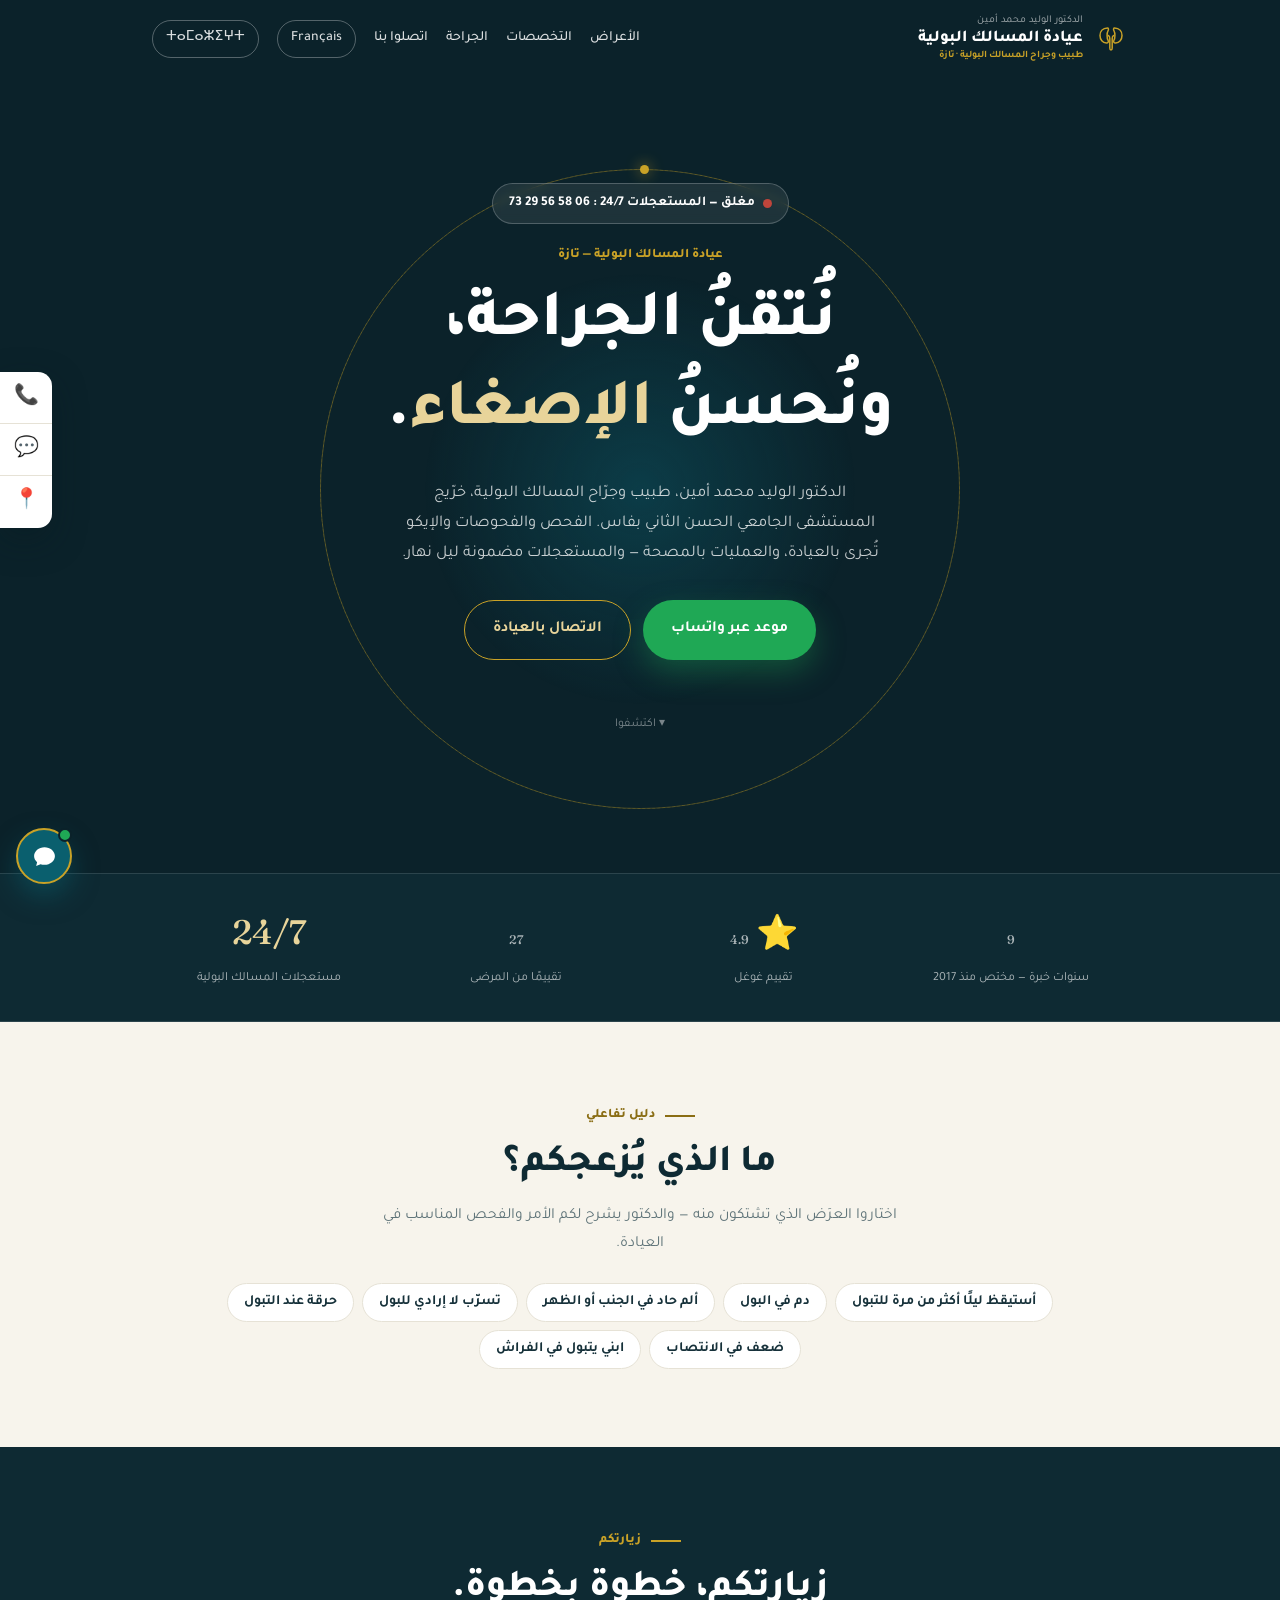
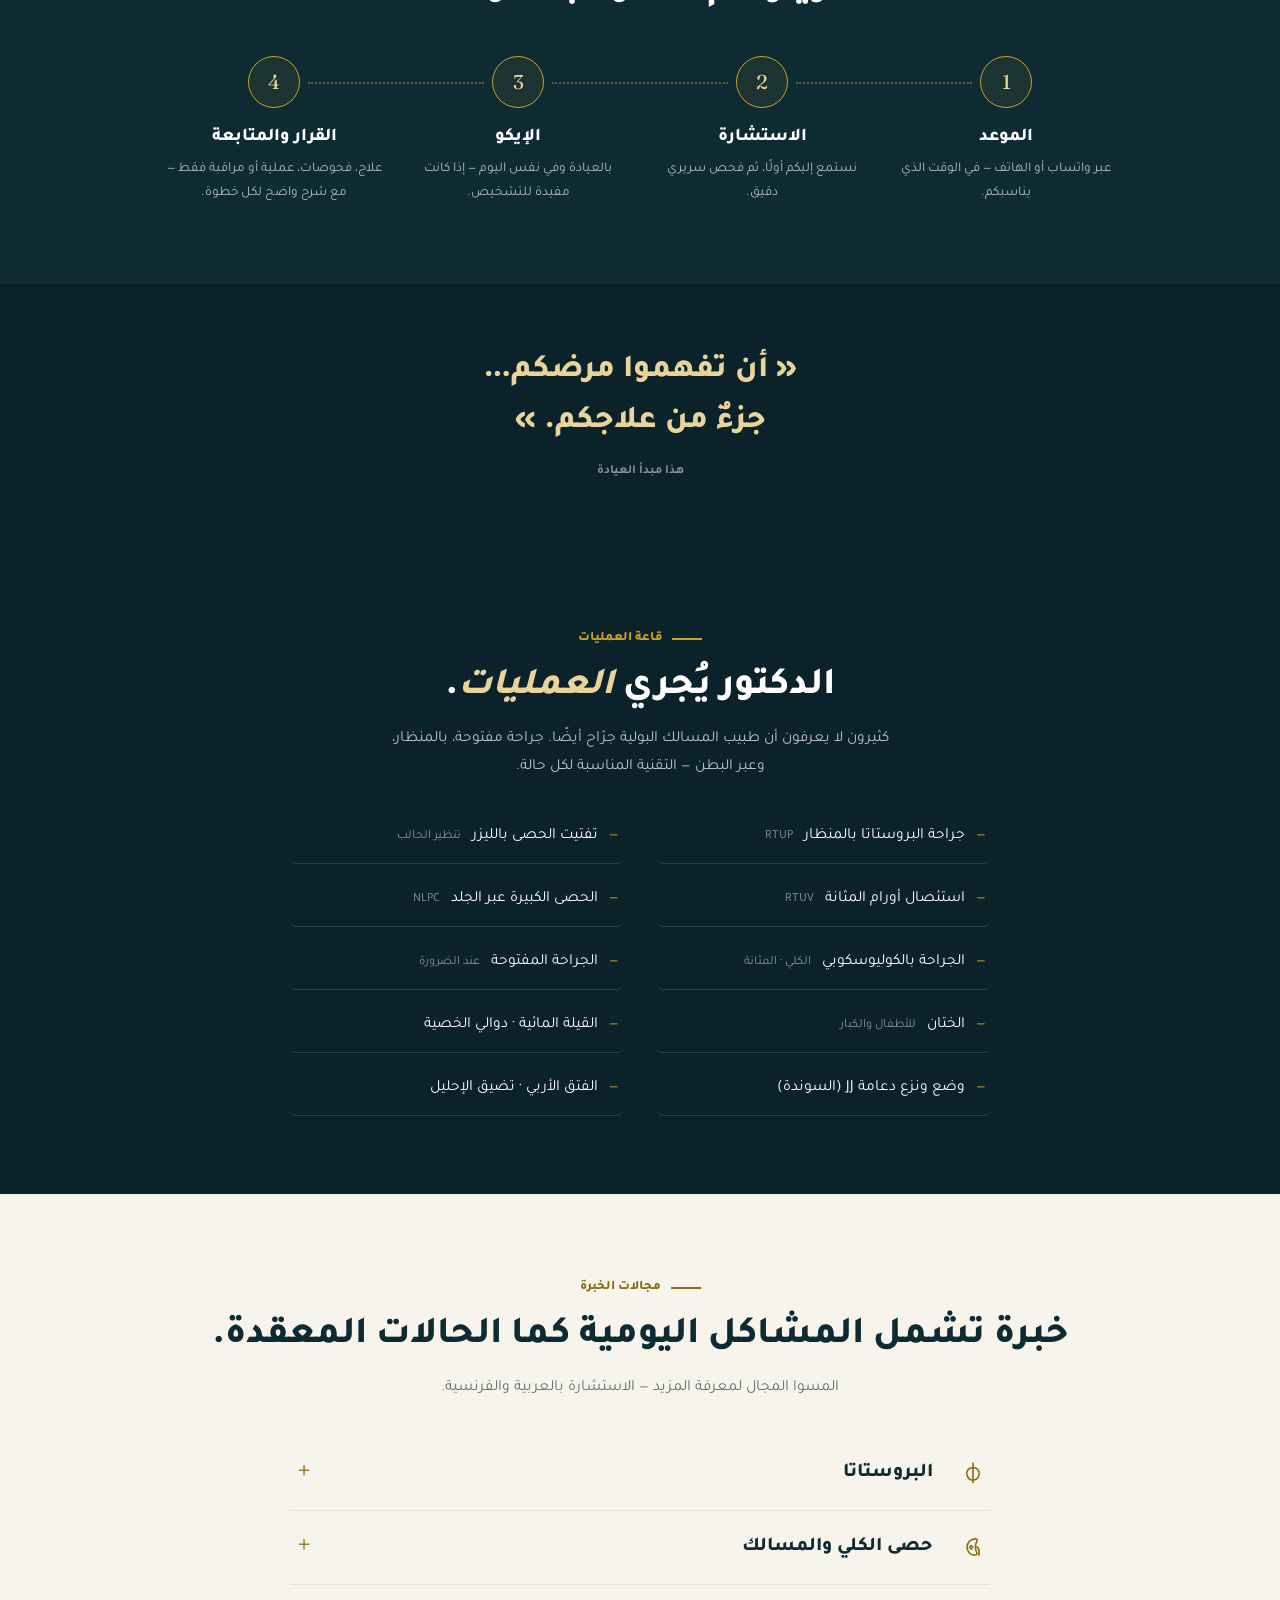
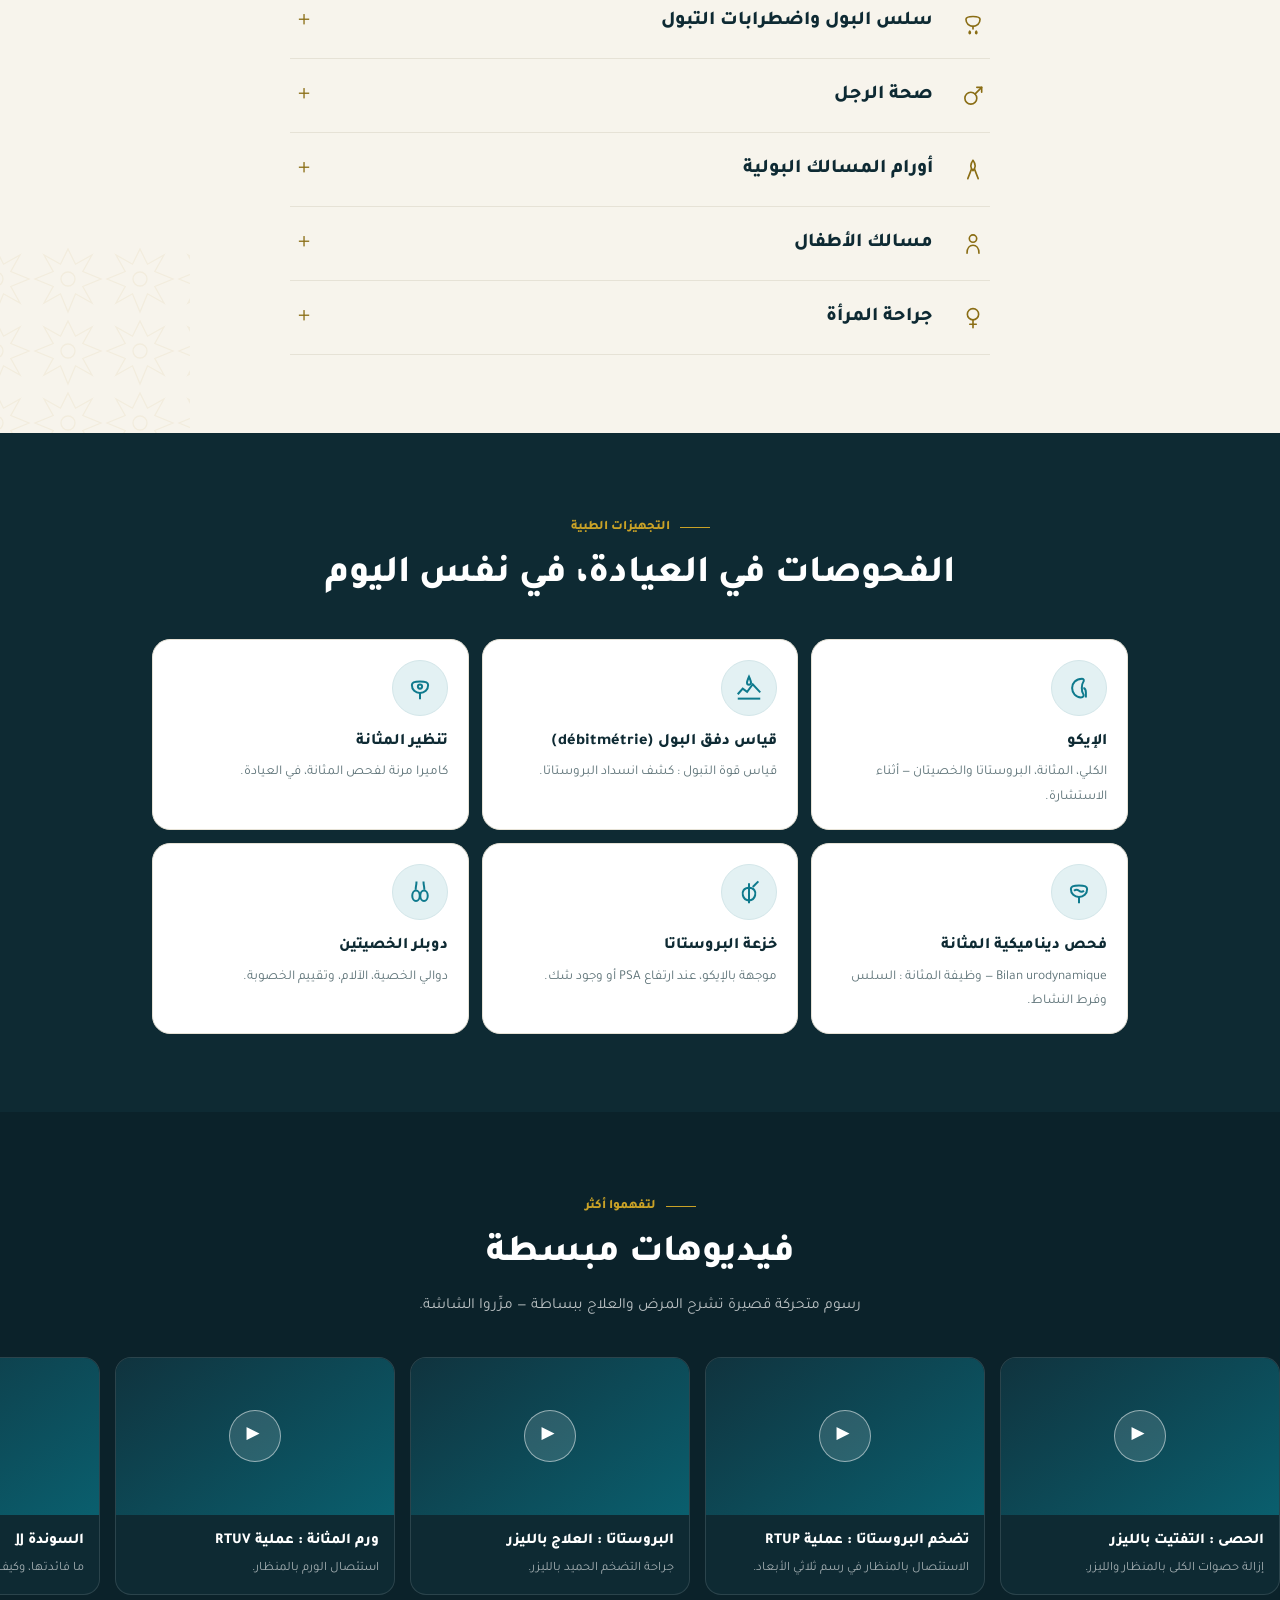
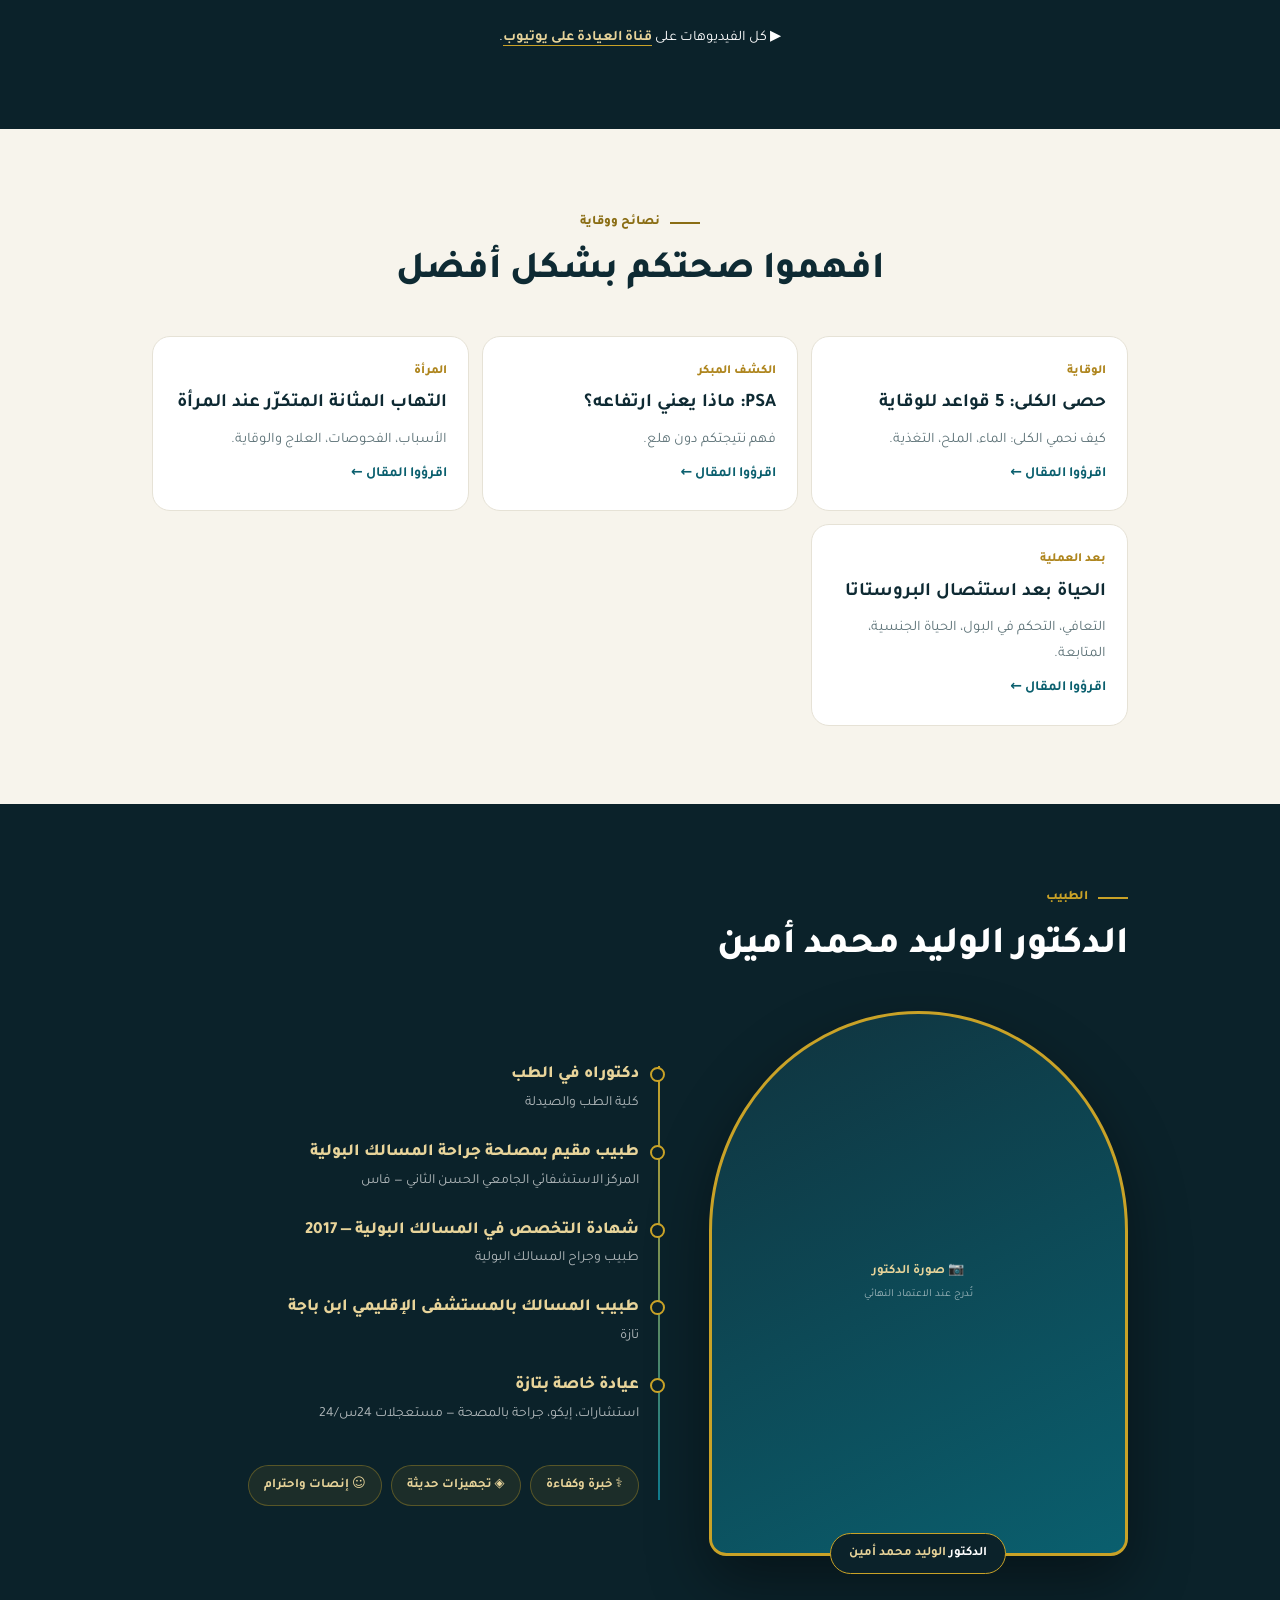
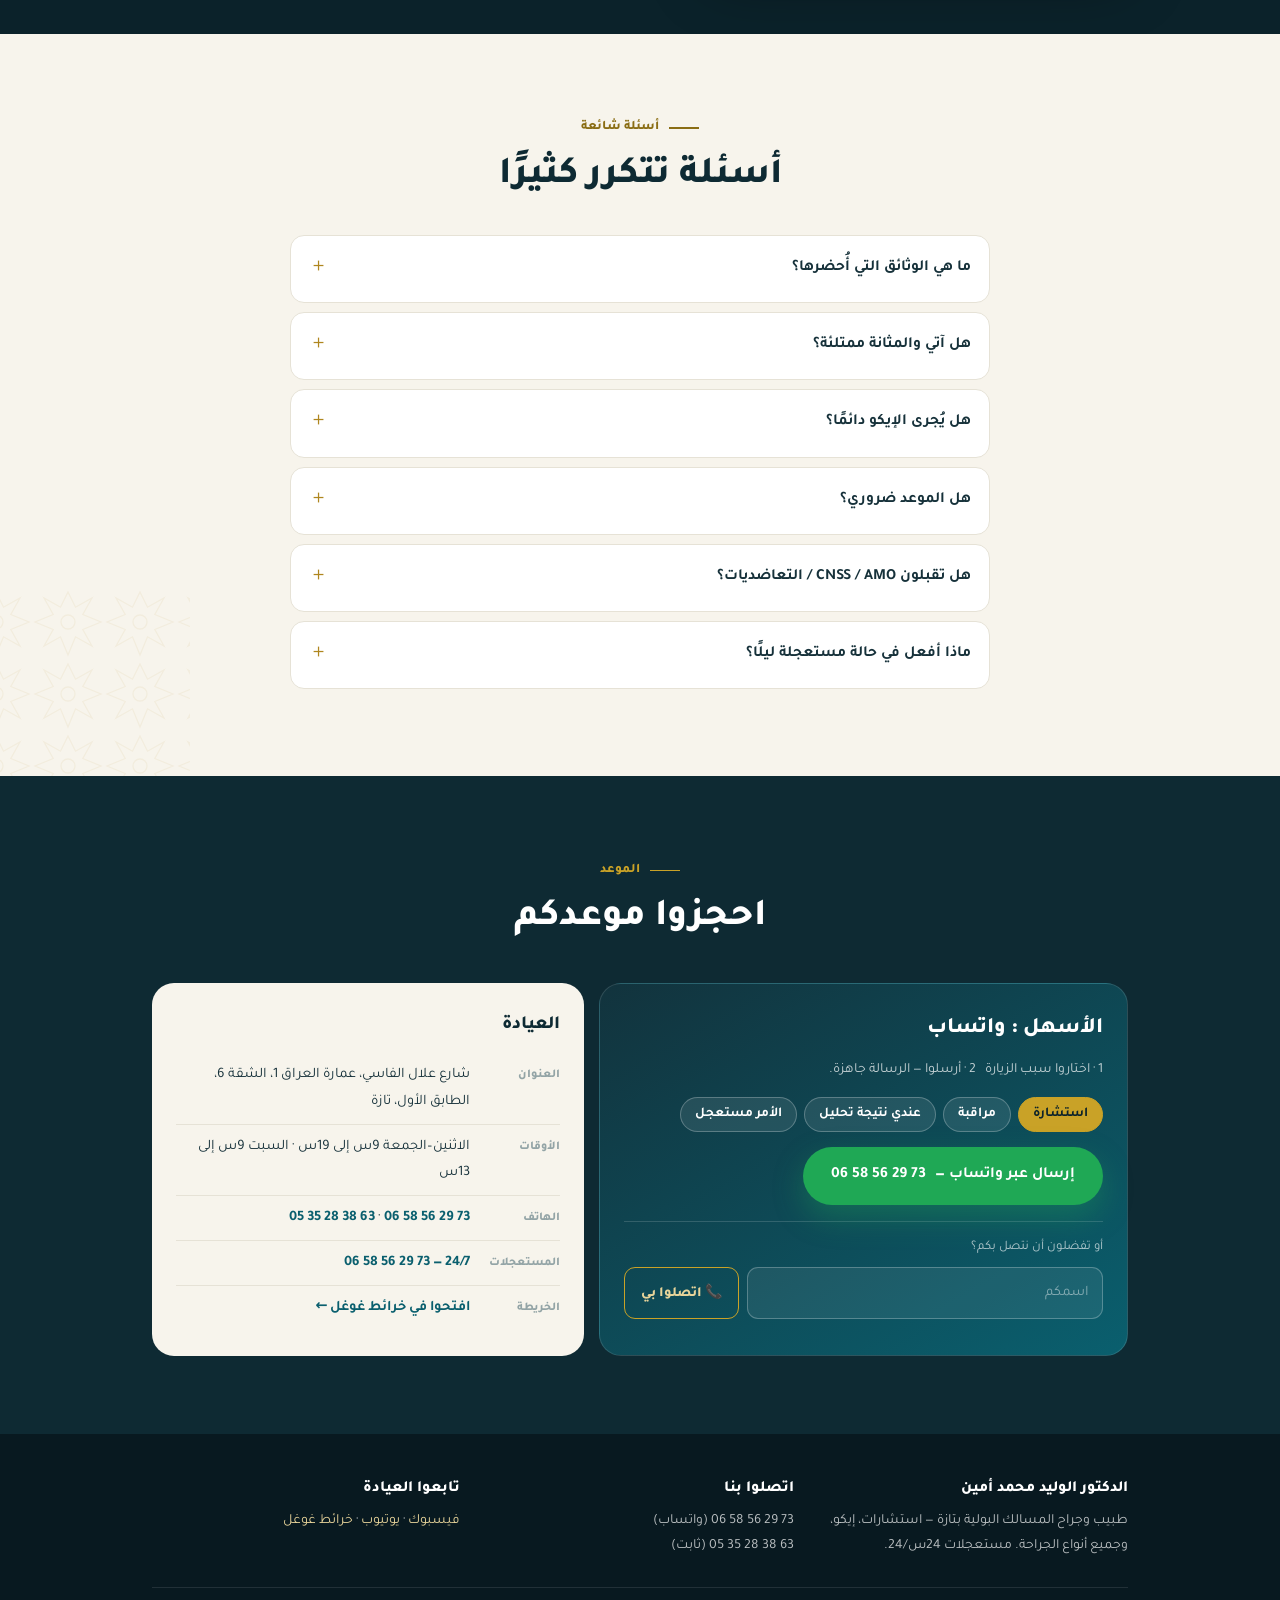
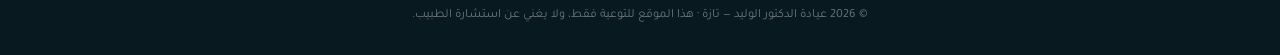
<file: ar.html>
<!DOCTYPE html>
<html lang="ar" dir="rtl">
<head>
  <meta charset="UTF-8">
  <meta name="viewport" content="width=device-width, initial-scale=1.0">
  <meta name="theme-color" content="#0B222A">
  <title>الدكتور الوليد محمد أمين — طبيب وجراح المسالك البولية بتازة</title>
  <meta name="description" content="عيادة المسالك البولية للدكتور الوليد محمد أمين بتازة : فحص، إيكو وقياس دفق البول (débitmétrie) في العيادة، جراحة المسالك البولية — مفتوحة وبالمنظار وبالكوليوسكوبي. موعد عبر واتساب.">
  <meta property="og:title" content="الدكتور الوليد — طبيب وجراح المسالك البولية بتازة">
  <meta property="og:description" content="فحص وإيكو في العيادة، وجميع أنواع جراحة المسالك البولية. موعد عبر واتساب.">
  <meta property="og:type" content="website">
  <meta property="og:locale" content="ar_MA">
  <meta property="og:url" content="https://dr-eloualid.github.io/ar.html">
  <meta property="og:image" content="https://dr-eloualid.github.io/assets/partage.jpg">
  <meta property="og:image:width" content="1200">
  <meta property="og:image:height" content="630">
  <meta name="twitter:card" content="summary_large_image">
  <link rel="canonical" href="https://dr-eloualid.github.io/ar.html">
  <link rel="alternate" hreflang="fr" href="https://dr-eloualid.github.io/">
  <link rel="alternate" hreflang="ar" href="https://dr-eloualid.github.io/ar.html">
  <link rel="alternate" hreflang="zgh" href="https://dr-eloualid.github.io/tz.html">
  <link rel="alternate" hreflang="x-default" href="https://dr-eloualid.github.io/">
  <link rel="icon" type="image/svg+xml" href="assets/icone.svg">
  <link rel="apple-touch-icon" href="assets/icone-180.png">
  <link rel="preconnect" href="https://fonts.googleapis.com">
  <link rel="preconnect" href="https://fonts.gstatic.com" crossorigin>
  <link href="https://fonts.googleapis.com/css2?family=Tajawal:wght@400;500;700;800&family=Fraunces:opsz,wght@9..144,400;9..144,500&display=swap" rel="stylesheet">
  <script type="application/ld+json">
  {
    "@context": "https://schema.org",
    "@type": "Physician",
    "@id": "https://dr-eloualid.github.io/#cabinet",
    "name": "عيادة المسالك البولية — الدكتور الوليد محمد أمين",
    "alternateName": "Cabinet Urologie Dr. Mohammed Amine El Oualid",
    "description": "عيادة المسالك البولية للدكتور الوليد محمد أمين بتازة : فحص، إيكو وقياس دفق البول (débitmétrie) في العيادة، جراحة المسالك البولية — مفتوحة وبالمنظار وبالكوليوسكوبي. موعد عبر واتساب.",
    "medicalSpecialty": "Urologic",
    "url": "https://dr-eloualid.github.io/ar.html",
    "image": "https://dr-eloualid.github.io/assets/partage.jpg",
    "telephone": "+212658562973",
    "address": {
      "@type": "PostalAddress",
      "streetAddress": "Bd Allal El Fassi, Imm Irak 1, App 6",
      "addressLocality": "Taza",
      "postalCode": "35000",
      "addressCountry": "MA"
    },
    "hasMap": "https://www.google.com/maps/search/?api=1&query=Cabinet%20Urologie%20Dr%20El%20Oualid%20Taza&query_place_id=ChIJkWoVLoMXng0RQgrMnZ6-3EY",
    "openingHoursSpecification": [
      {
        "@type": "OpeningHoursSpecification",
        "dayOfWeek": [
          "Monday",
          "Tuesday",
          "Wednesday",
          "Thursday",
          "Friday"
        ],
        "opens": "09:00",
        "closes": "19:00"
      },
      {
        "@type": "OpeningHoursSpecification",
        "dayOfWeek": "Saturday",
        "opens": "09:00",
        "closes": "13:00"
      }
    ],
    "areaServed": [
      "تازة",
      "جرسيف",
      "تاونات"
    ],
    "knowsLanguage": [
      "ar",
      "fr"
    ],
    "sameAs": [
      "https://www.facebook.com/urologuetaza",
      "https://www.youtube.com/channel/UCzK8FU2B46n0EKbxVtEmukA"
    ]
  }
  </script>

<style>
/* ═══════ النسخة العربية — نفس التصميم المصادق عليه (مزيج C+D) ═══════ */
:root{
  --petrol-deep:#0A5F6E; --petrol:#0E7A8D; --navy:#0B222A; --navy2:#0E2A33;
  --gold:#C9A227; --gold-soft:#E8D49A; --gold-deep:#AF861F;
  --ivory:#F7F4EC; --paper:#FFFFFF; --ink:#16313A; --ink-soft:#5E7378; --ink-faint:#93A4A6;
  --line:#E6E2D6; --wa:#1FA855; --alerte:#C0453B; --petrol-tint:#E3F1F3;
  --ar:"Tajawal", system-ui, sans-serif; --num:"Fraunces", Georgia, serif;
}
*{margin:0;padding:0;box-sizing:border-box;-webkit-tap-highlight-color:transparent}
html{scroll-behavior:smooth}
body{font-family:var(--ar);background:var(--navy);color:#fff;line-height:1.8;font-size:16.5px}
img{max-width:100%}
a{color:inherit;text-decoration:none}
button{font-family:inherit}
.container{max-width:1020px;margin:0 auto;padding:0 22px}
::selection{background:var(--gold-soft);color:var(--navy)}
.ltr{direction:ltr;unicode-bidi:embed;font-variant-numeric:tabular-nums}

#progress{position:fixed;top:0;right:0;height:2.5px;background:linear-gradient(-90deg,var(--gold),var(--gold-soft));width:0;z-index:100}

.topbar{position:fixed;top:0;right:0;left:0;z-index:50;padding:14px 0;transition:all .3s}
.topbar.scrolled{background:rgba(11,34,42,.9);backdrop-filter:blur(12px);box-shadow:0 2px 22px rgba(0,0,0,.3);padding:9px 0}
.topbar .container{display:flex;align-items:center}
.brand{display:flex;align-items:center;gap:11px}
.brand .mark{width:34px;height:34px;flex:0 0 auto}
.brand .mark svg{width:100%;height:100%;stroke:var(--gold);fill:none;stroke-width:1.5;stroke-linecap:round;stroke-linejoin:round}
.brand .bt{line-height:1.35}
.brand .bt i{display:block;font-style:normal;font-size:10.5px;color:rgba(255,255,255,.65)}
.brand .bt b{display:block;font-weight:800;font-size:16.5px;color:#fff}
.brand .bt small{display:block;font-size:10px;color:var(--gold);font-weight:700}
.topbar.scrolled .bt i{display:none}
.topnav{margin-right:auto;display:flex;gap:18px;align-items:center}
.topnav a{color:rgba(255,255,255,.85);font-size:14px;font-weight:500}
.topnav a:hover{color:var(--gold)}
.lang{border:1px solid rgba(255,255,255,.3);border-radius:999px;padding:5px 13px;font-weight:700;font-size:12.5px}
@media(max-width:840px){.topnav a:not(.lang){display:none}}
/* Téléphone : bandeau sur une ligne (sur 375 px le nom passait sur 3 lignes et chevauchait « مغلق ») ; le nom du médecin reste dans le texte d'accueil */
@media(max-width:480px){.brand{gap:8px}.brand .mark{width:30px;height:30px}.brand .bt{line-height:1.3}.brand .bt i{display:none}.brand .bt b{white-space:nowrap;font-size:14.5px}.brand .bt small{white-space:nowrap;font-size:9.5px}.topnav{gap:6px}.topnav .lang{padding:4px 8px;font-size:12px}}
@media(max-width:370px){.brand .bt b{font-size:13.5px}.brand .bt small{font-size:9px}.topnav{gap:5px}.topnav .lang{padding:3px 7px;font-size:11.5px}}
@media(max-width:340px){.brand .mark{display:none}}

/* HERO */
.hero{position:relative;min-height:97vh;display:flex;flex-direction:column;justify-content:center;overflow:hidden;padding:86px 0 40px;text-align:center}
.fx{position:absolute;left:50%;top:56%;pointer-events:none;will-change:transform}
.ring{transform:translate(-50%,-50%);width:min(90vw,640px);aspect-ratio:1;border-radius:50%;border:1.5px solid rgba(201,162,39,.32);animation:breathe 7s ease-in-out infinite}
.ring::before{content:"";position:absolute;inset:-1px;border-radius:50%;border:1px dashed rgba(201,162,39,.18);animation:spin 90s linear infinite}
.ring::after{content:"";position:absolute;top:-5px;left:50%;width:9px;height:9px;border-radius:50%;background:var(--gold);box-shadow:0 0 14px rgba(201,162,39,.8)}
.halo{transform:translate(-50%,-50%);width:min(66vw,470px);aspect-ratio:1;border-radius:50%;background:radial-gradient(circle, rgba(14,122,141,.3), transparent 65%)}
@keyframes breathe{0%,100%{scale:1}50%{scale:1.03}}
@keyframes spin{to{transform:rotate(360deg)}}
.ouvert{position:relative;z-index:2;display:inline-flex;align-items:center;gap:8px;background:rgba(255,255,255,.08);border:1px solid rgba(255,255,255,.22);border-radius:999px;padding:7px 16px;font-size:13.5px;font-weight:700;margin-bottom:20px;backdrop-filter:blur(4px)}
.ouvert i{width:9px;height:9px;border-radius:50%;background:var(--wa);animation:pulse 2s infinite}
.ouvert.ferme i{background:var(--alerte);animation:none}
@keyframes pulse{0%,100%{box-shadow:0 0 0 0 rgba(31,168,85,.5)}50%{box-shadow:0 0 0 6px rgba(31,168,85,0)}}
.kicker{position:relative;z-index:2;font-size:13px;color:var(--gold);font-weight:800}
h1{position:relative;z-index:2;font-weight:800;font-size:clamp(36px,8.4vw,66px);line-height:1.35;margin-top:14px;text-wrap:balance}
h1 em{font-style:normal;color:var(--gold-soft)}
.hero .lead{position:relative;z-index:2;margin:20px auto 0;max-width:54ch;font-size:16.5px;color:rgba(255,255,255,.78)}
.hero-cta{position:relative;z-index:2;display:flex;gap:12px;justify-content:center;margin-top:32px;flex-wrap:wrap}
@media(max-width:520px){.hero-cta{flex-direction:column;align-items:stretch;max-width:320px;margin-left:auto;margin-right:auto}}
.btn{display:flex;align-items:center;justify-content:center;gap:9px;font-weight:700;font-size:15.5px;padding:15px 28px;border-radius:999px;transition:transform .15s;cursor:pointer;border:0}
.btn:active{transform:scale(.96)}
.btn-wa{background:var(--wa);color:#fff;box-shadow:0 12px 30px rgba(31,168,85,.35)}
.btn-gold{border:1.5px solid var(--gold);color:var(--gold-soft);background:transparent}
.scroll-hint{position:relative;z-index:2;margin-top:54px;font-size:12px;color:rgba(255,255,255,.45);animation:hint 2.4s ease-in-out infinite}
@keyframes hint{0%,100%{transform:translateY(0);opacity:.5}50%{transform:translateY(6px);opacity:1}}
.stagger{opacity:0;transform:translateY(12px);animation:enter .5s ease forwards}
.stagger:nth-child(2){animation-delay:.05s}.stagger:nth-child(3){animation-delay:.1s}.stagger:nth-child(4){animation-delay:.16s}.stagger:nth-child(5){animation-delay:.24s}.stagger:nth-child(6){animation-delay:.32s}
@keyframes enter{to{opacity:1;transform:none}}

/* SCEAU */
.seal{border-top:1px solid rgba(255,255,255,.12);border-bottom:1px solid rgba(255,255,255,.12);background:var(--navy2)}
.seal .container{display:grid;grid-template-columns:repeat(4,1fr);gap:14px;padding:28px 22px;text-align:center}
@media(max-width:760px){.seal .container{grid-template-columns:repeat(2,1fr);gap:20px 10px}}
.seal b{font-family:var(--num);font-weight:500;font-size:clamp(25px,4.4vw,34px);color:var(--gold-soft);display:block;direction:ltr}
.seal span{font-size:12.5px;color:rgba(255,255,255,.65)}

section{padding:78px 0}
.light{background:var(--ivory);color:var(--ink)}
.eyebrow{display:inline-flex;align-items:center;gap:10px;font-size:13px;color:var(--gold);font-weight:800;margin-bottom:10px}
.eyebrow::before{content:"";width:30px;height:1.5px;background:var(--gold)}
.light .eyebrow{color:#8a6d14}.light .eyebrow::before{background:#8a6d14}
h2{font-weight:800;font-size:clamp(26px,4.8vw,38px);line-height:1.45;text-wrap:balance}
.light h2{color:var(--navy2)}
.section-lead{margin-top:10px;color:rgba(255,255,255,.72);max-width:58ch;font-size:15.5px}
.light .section-lead{color:var(--ink-soft)}
.center{text-align:center}
.center .section-lead{margin-left:auto;margin-right:auto}

/* GUIDE SYMPTÔMES */
.sympt-chips{display:flex;flex-wrap:wrap;gap:8px;margin-top:24px;justify-content:center}
.schip{background:#fff;border:1.5px solid var(--line);border-radius:999px;padding:10px 16px;font-size:14px;font-weight:700;color:var(--ink);cursor:pointer;transition:all .15s}
.schip.on{background:var(--petrol-deep);border-color:var(--petrol-deep);color:#fff}
.sympt-panel{margin:16px auto 0;max-width:640px;background:#fff;border:1px solid var(--line);border-right:4px solid var(--gold);border-radius:16px;padding:20px;display:none;animation:sp .3s ease;text-align:right}
.sympt-panel.on{display:block}
@keyframes sp{from{opacity:0;transform:translateY(8px)}to{opacity:1;transform:none}}
.sympt-panel h3{font-weight:800;font-size:19px;color:var(--navy2)}
.sympt-panel p{font-size:15px;color:var(--ink-soft);margin-top:7px}
.sympt-panel .exam{margin-top:11px;font-size:13.5px;background:var(--petrol-tint);color:var(--petrol-deep);border-radius:10px;padding:8px 13px;display:inline-block;font-weight:700}
.sympt-panel .exam.urgent{background:#FBE9E7;color:#9a2f26}
.sympt-panel .cta{margin-top:13px}
.sympt-panel .cta a{color:var(--wa);font-weight:800;font-size:14.5px}
.sympt-panel .cta a.call{color:var(--alerte)}

/* FRISE consultation */
.steps{margin-top:38px;display:grid;grid-template-columns:repeat(4,1fr);text-align:center;position:relative}
@media(max-width:760px){.steps{grid-template-columns:1fr;gap:24px;max-width:340px;margin-left:auto;margin-right:auto;text-align:right}}
.step{position:relative;padding:0 14px}
.step .num{width:52px;height:52px;border-radius:50%;border:1.5px solid var(--gold);color:var(--gold-soft);font-family:var(--num);font-size:20px;display:grid;place-items:center;margin:0 auto 13px;background:rgba(201,162,39,.07)}
.step h3{font-weight:800;font-size:18px;color:#fff}
.step p{font-size:13.5px;color:rgba(255,255,255,.68);margin-top:4px}
.step::after{content:"";position:absolute;top:26px;right:calc(50% + 34px);width:calc(100% - 68px);border-top:2px dotted rgba(201,162,39,.45)}
.step:last-child::after{display:none}
@media(max-width:760px){
  .step{display:grid;grid-template-columns:52px 1fr;gap:14px;align-items:start}
  .step .num{margin:0}
  .step::after{top:60px;right:25px;width:0;height:calc(100% - 40px);border-top:0;border-right:2px dotted rgba(201,162,39,.45)}
}

/* Citation */
.quote{max-width:640px;margin:0 auto;text-align:center;padding:6px 20px}
.quote p{font-weight:800;font-size:clamp(22px,4.4vw,32px);line-height:1.6;color:var(--gold-soft)}
.quote p::before{content:"« "}.quote p::after{content:" »"}
.quote span{display:block;margin-top:12px;font-size:12.5px;color:rgba(255,255,255,.5);font-weight:700}

/* OPÈRE */
.ops{margin:30px auto 0;max-width:700px;display:grid;grid-template-columns:1fr 1fr;gap:10px 34px;font-size:15.5px;text-align:right}
@media(max-width:660px){.ops{grid-template-columns:1fr}}
.ops div{padding:12px 4px;border-bottom:1px solid rgba(255,255,255,.14);border-radius:6px;transition:background .2s,padding-right .2s}
.ops div:hover{background:rgba(201,162,39,.09);padding-right:10px}
.ops div::before{content:"—";color:var(--gold);margin-left:11px}
.ops div span{color:rgba(255,255,255,.5);font-size:12.5px;margin-right:7px}

/* accordéon domaines */
.doms{margin:34px auto 0;max-width:700px;text-align:right}
details.dom{border-bottom:1px solid var(--line)}
details.dom summary{list-style:none;cursor:pointer;display:flex;gap:15px;align-items:center;padding:19px 4px}
details.dom summary::-webkit-details-marker{display:none}
details.dom summary:hover{background:rgba(201,162,39,.07)}
details.dom .n{flex:0 0 38px}
details.dom .n svg{width:26px;height:26px;stroke:#8a6d14;fill:none;stroke-width:1.5;stroke-linecap:round;stroke-linejoin:round;display:block}
details.dom[open] .n svg{stroke:var(--petrol-deep)}
details.dom h3{font-weight:800;font-size:19.5px;color:var(--navy2);flex:1}
details.dom .plus{color:#8a6d14;font-size:20px;font-weight:300;transition:transform .25s;line-height:1}
details.dom[open] .plus{transform:rotate(45deg)}
details.dom .body{padding:0 56px 18px 4px;font-size:14.5px;color:var(--ink-soft);animation:sp .3s ease}
details.dom .body a{color:var(--petrol-deep);font-weight:700;font-size:13.5px}
.art-grid{margin-top:36px;display:grid;grid-template-columns:repeat(auto-fill,minmax(235px,1fr));gap:13px;text-align:right}
.art{background:var(--paper);border:1px solid var(--line);border-radius:18px;padding:23px 21px;display:flex;flex-direction:column;gap:9px;transition:transform .18s,box-shadow .2s}
.art:hover{transform:translateY(-4px);box-shadow:0 16px 36px rgba(22,49,58,.1)}
.art .tag{font-size:12.5px;color:var(--gold-deep);font-weight:800}
.art h3{font-family:"Tajawal",sans-serif;font-weight:700;font-size:19px;line-height:1.4;color:var(--navy2)}
.art p{font-size:14.5px;color:var(--ink-soft);flex:1}
.art .lire{font-size:14px;font-weight:700;color:var(--petrol-deep)}

/* EXAMENS */
.ex-grid{margin-top:34px;display:grid;grid-template-columns:repeat(auto-fill,minmax(235px,1fr));gap:13px;text-align:right}
.ex{background:var(--paper);border:1px solid var(--line);border-radius:18px;padding:20px;transition:transform .18s,box-shadow .2s}
.ex:hover{transform:translateY(-4px);box-shadow:0 16px 36px rgba(22,49,58,.1)}
.ex .disc{width:56px;height:56px;border-radius:50%;background:var(--petrol-tint);display:grid;place-items:center;margin-bottom:12px;border:1px solid #d3e6e9}
.ex svg{width:30px;height:30px;stroke:var(--petrol);fill:none;stroke-width:1.6}
.ex h3{font-size:16px;font-weight:800;color:var(--navy2)}
.ex p{font-size:13.5px;color:var(--ink-soft);margin-top:4px}

/* VIDÉOS */
.vid-row{margin-top:32px;display:flex;gap:15px;overflow-x:auto;scroll-snap-type:x mandatory;padding:4px 22px 16px;scrollbar-width:thin}
.vid{flex:0 0 280px;scroll-snap-align:start;background:var(--navy2);border:1px solid rgba(255,255,255,.12);border-radius:16px;overflow:hidden}
.video-poster{position:relative;aspect-ratio:16/9;background:linear-gradient(145deg,#10333E,var(--petrol-deep));cursor:pointer;display:grid;place-items:center}
.video-poster .play{width:52px;height:52px;border-radius:50%;background:rgba(255,255,255,.13);border:1.5px solid rgba(255,255,255,.5);display:grid;place-items:center;color:#fff;font-size:17px;padding-right:4px;transition:transform .15s,background .2s}
.video-poster:hover .play{transform:scale(1.12);background:var(--gold);border-color:var(--gold);color:var(--navy)}
.video-poster iframe{position:absolute;inset:0;width:100%;height:100%;border:0}
.vid-body{padding:12px 15px 14px;text-align:right}
.vid-body h3{font-size:15px;font-weight:800;color:#fff}
.vid-body p{font-size:12.8px;color:rgba(255,255,255,.62);margin-top:3px}
.yt-more{margin-top:14px;font-size:14.5px;text-align:center}
.yt-more a{color:var(--gold-soft);font-weight:700;border-bottom:1.5px solid var(--gold)}

/* MÉDECIN */
.med-grid{margin-top:36px;display:grid;grid-template-columns:.9fr 1.1fr;gap:44px;align-items:center;text-align:right}
@media(max-width:800px){.med-grid{grid-template-columns:1fr}.arch{max-width:280px;margin:0 auto}}
.arch{position:relative}
.arch .frame{aspect-ratio:3/3.9;border-radius:52% 52% 18px 18px / 42% 42% 18px 18px;overflow:hidden;border:3px solid var(--gold);box-shadow:0 24px 60px rgba(0,0,0,.4);background:linear-gradient(155deg,#10333E,var(--petrol-deep));display:grid;place-items:center;text-align:center;padding:20px}
.arch .frame img{width:100%;height:100%;object-fit:cover}
.arch .frame .ph{font-size:13px;color:var(--gold-soft);font-weight:700}
.arch .name{position:absolute;left:50%;bottom:-18px;transform:translateX(-50%);background:var(--navy);border:1.5px solid var(--gold);border-radius:999px;padding:8px 18px;white-space:nowrap;font-size:13px;font-weight:700}
.arch .name span{color:var(--gold-soft)}
.tl{position:relative;padding-right:26px}
.tl::before{content:"";position:absolute;right:5px;top:6px;bottom:6px;width:1.5px;background:linear-gradient(var(--gold),var(--petrol))}
.tl-item{position:relative;padding:0 0 22px}
.tl-item:last-child{padding-bottom:0}
.tl-item::before{content:"";position:absolute;right:-26px;top:7px;width:11px;height:11px;border-radius:50%;background:var(--navy);border:2.5px solid var(--gold)}
.tl-item b{font-weight:800;font-size:17px;display:block;color:var(--gold-soft)}
.tl-item p{color:rgba(255,255,255,.68);font-size:14px}
.valeurs{display:flex;gap:9px;flex-wrap:wrap;margin-top:16px}
.val{display:inline-flex;align-items:center;gap:8px;background:rgba(201,162,39,.09);border:1px solid rgba(201,162,39,.35);border-radius:999px;padding:8px 15px;font-size:13px;font-weight:700;color:var(--gold-soft)}

/* FAQ */
.faq{max-width:700px;margin:30px auto 0;text-align:right}
details.q{background:#fff;border:1px solid var(--line);border-radius:14px;margin-bottom:9px;overflow:hidden}
details.q summary{list-style:none;cursor:pointer;display:flex;align-items:center;gap:12px;padding:16px 18px;font-weight:700;font-size:15.5px;color:var(--ink)}
details.q summary::-webkit-details-marker{display:none}
details.q summary .pl{margin-right:auto;color:var(--gold-deep);font-size:19px;font-weight:300;transition:transform .25s}
details.q[open] summary .pl{transform:rotate(45deg)}
details.q .a{padding:0 18px 16px;font-size:14.5px;color:var(--ink-soft)}

/* CONTACT */
.contact-grid{margin-top:36px;display:grid;grid-template-columns:1.1fr .9fr;gap:15px;text-align:right}
@media(max-width:760px){.contact-grid{grid-template-columns:1fr}}
.c-card{border-radius:22px;padding:26px 24px}
.c-wa{background:linear-gradient(150deg,#12333d,var(--petrol-deep));border:1px solid rgba(255,255,255,.12)}
.c-wa h3{font-weight:800;font-size:22px;color:#fff}
.c-wa .sub{color:rgba(255,255,255,.75);font-size:14px;margin:8px 0 14px}
.motifs{display:flex;flex-wrap:wrap;gap:7px;margin-bottom:15px}
.motif{background:rgba(255,255,255,.09);border:1px solid rgba(255,255,255,.25);border-radius:999px;padding:8px 14px;font-size:13.5px;font-weight:700;color:#fff;cursor:pointer;transition:all .15s}
.motif.on{background:var(--gold);border-color:var(--gold);color:var(--navy)}
.c-wa .btn{display:inline-flex}
.rappel{margin-top:16px;border-top:1px solid rgba(255,255,255,.15);padding-top:14px}
.rappel .rt{font-size:13px;color:rgba(255,255,255,.68);margin-bottom:8px}
.rappel .row{display:flex;gap:8px;flex-wrap:wrap}
.rappel input{flex:1;min-width:130px;border:1px solid rgba(255,255,255,.25);background:rgba(255,255,255,.07);border-radius:11px;padding:12px 13px;font:inherit;font-size:14.5px;color:#fff;outline:none}
.rappel input::placeholder{color:rgba(255,255,255,.45)}
.rappel button{border:1.5px solid var(--gold);background:transparent;color:var(--gold-soft);font-weight:800;font-size:14px;padding:12px 16px;border-radius:11px;cursor:pointer}
.c-info{background:var(--ivory);color:var(--ink)}
.c-info h3{font-weight:800;font-size:18.5px;color:var(--navy2);margin-bottom:11px}
.c-line{display:flex;gap:12px;padding:9px 0;border-bottom:1px solid var(--line);font-size:14.5px;align-items:baseline}
.c-line:last-of-type{border-bottom:0}
.c-line b{flex:0 0 78px;font-size:12px;color:var(--ink-faint);font-weight:800}
.c-line a{color:var(--petrol-deep);font-weight:700}

footer{background:#081920;color:rgba(255,255,255,.72);padding:42px 0 28px;font-size:14px}
.f-grid{display:grid;grid-template-columns:repeat(auto-fit,minmax(200px,1fr));gap:26px}
footer b{color:#fff;display:block;margin-bottom:5px;font-weight:800;font-size:15.5px}
footer a{color:var(--gold-soft)}
.f-bottom{margin-top:28px;padding-top:16px;border-top:1px solid rgba(255,255,255,.1);font-size:12.5px;color:rgba(255,255,255,.4);text-align:center}

.sticky-cta{position:fixed;right:12px;left:12px;bottom:12px;z-index:60;display:none}
.sticky-cta a{display:flex;align-items:center;justify-content:center;gap:9px;background:var(--wa);color:#fff;font-weight:800;font-size:15.5px;padding:15px;border-radius:14px;box-shadow:0 12px 30px rgba(0,0,0,.35)}
@media(max-width:700px){.sticky-cta.on{display:block}}

.rail{position:fixed;left:0;top:50%;transform:translateY(-50%);z-index:55;display:none;flex-direction:column;background:#fff;border-radius:0 14px 14px 0;box-shadow:0 12px 34px rgba(8,25,32,.35);overflow:hidden}
@media(min-width:900px){.rail{display:flex}}
.rail a{width:52px;height:52px;display:grid;place-items:center;font-size:20px;border-bottom:1px solid var(--line);color:var(--petrol-deep)}
.rail a:last-child{border-bottom:0}
.rail a:hover{background:var(--petrol-tint)}

.zfil{position:relative;overflow:hidden}
.zfil::after{content:"";position:absolute;left:-40px;bottom:-40px;width:230px;height:230px;pointer-events:none;opacity:.5;
  background-image:url("data:image/svg+xml,%3Csvg xmlns='http://www.w3.org/2000/svg' width='72' height='72' viewBox='0 0 72 72'%3E%3Cg fill='none' stroke='%23AF861F' stroke-opacity='0.14' stroke-width='1.3'%3E%3Cpath d='M36 6l7.5 15.2L60 12l-9.2 16.5L69 36l-18.2 7.5L60 60l-16.5-9.2L36 69l-7.5-18.2L12 60l9.2-16.5L3 36l18.2-7.5L12 12l16.5 9.2z'/%3E%3Ccircle cx='36' cy='36' r='7'/%3E%3C/g%3E%3C/svg%3E")}

.call-sheet{position:fixed;inset:0;background:rgba(8,25,32,.7);z-index:120;display:none;align-items:flex-end;justify-content:center;backdrop-filter:blur(3px)}
.call-sheet.on{display:flex}
.cs-box{background:#fff;color:var(--ink);border-radius:22px 22px 0 0;padding:20px 20px calc(env(safe-area-inset-bottom,0px) + 20px);width:100%;max-width:460px;animation:csup .25s ease}
@keyframes csup{from{transform:translateY(40px);opacity:0}to{transform:none;opacity:1}}
.cs-box b{font-weight:800;font-size:18px;color:var(--navy2);display:block;margin-bottom:13px;text-align:center}
.cs-box a{display:flex;align-items:center;gap:12px;border:1px solid var(--line);border-radius:14px;padding:14px 16px;margin-bottom:9px;font-weight:800;font-size:16px;color:var(--petrol-deep)}
.cs-box a span{margin-right:auto;font-size:12px;font-weight:700;color:var(--ink-faint)}
.cs-box button{width:100%;border:0;background:var(--ivory);color:var(--ink-soft);font-weight:700;font-size:14.5px;padding:12px;border-radius:12px;cursor:pointer;margin-top:4px}

.rv{opacity:0;transform:translateY(18px);transition:opacity .6s ease,transform .6s ease}
.rv.in{opacity:1;transform:none}
@media(prefers-reduced-motion:reduce){
  .rv{opacity:1;transform:none;transition:none}
  .ring,.ring::before,.scroll-hint,.stagger,.ouvert i{animation:none}
  .stagger{opacity:1;transform:none}
  html{scroll-behavior:auto}
}
</style>
</head>
<body>
<div id="progress"></div>

<header class="topbar" id="topbar">
  <div class="container">
    <a class="brand" href="#accueil">
      <span class="mark"><svg viewBox="0 0 34 34"><path d="M13.5 6 C8.5 6 6 9.6 6 13.6 C6 17.6 8.7 21 12.3 21 C14.2 21 14.9 19.6 14 18.2 C12.8 16.4 12.8 10.6 14 8.8 C14.9 7.4 14.4 6 13.5 6 Z"/><path d="M20.5 6 C25.5 6 28 9.6 28 13.6 C28 17.6 25.3 21 21.7 21 C19.8 21 19.1 19.6 20 18.2 C21.2 16.4 21.2 10.6 20 8.8 C19.1 7.4 19.6 6 20.5 6 Z"/><path d="M14.3 13.5 C15.5 13.8 15.8 15 15.8 16.5 V26 C15.8 27.5 16.3 28 17 28 C17.7 28 18.2 27.5 18.2 26 V16.5 C18.2 15 18.5 13.8 19.7 13.5"/></svg></span>
      <span class="bt"><i>الدكتور الوليد محمد أمين</i><b>عيادة المسالك البولية</b><small>طبيب وجراح المسالك البولية · تازة</small></span>
    </a>
    <nav class="topnav">
      <a href="#symptomes">الأعراض</a>
      <a href="#domaines">التخصصات</a>
      <a href="#chirurgie">الجراحة</a>
      <a href="#contact">اتصلوا بنا</a>
      <a href="index.html" class="lang">Français</a>
      <a href="tz.html" class="lang">ⵜⴰⵎⴰⵣⵉⵖⵜ</a>
    </nav>
  </div>
</header>

<!-- HERO -->
<section class="hero" id="accueil">
  <div class="fx ring" id="fxRing"></div><div class="fx halo" id="fxHalo"></div>
  <div class="container">
    <span class="ouvert stagger" id="ouvert"><i></i><span id="ouvertTxt">…</span></span>
    <div class="kicker stagger">عيادة المسالك البولية — تازة</div>
    <h1 class="stagger">نُتقنُ الجراحة،<br>ونُحسنُ <em>الإصغاء</em>.</h1>
    <p class="lead stagger">الدكتور الوليد محمد أمين، طبيب وجرّاح المسالك البولية، خرّيج المستشفى الجامعي الحسن الثاني بفاس. الفحص والفحوصات والإيكو تُجرى بالعيادة، والعمليات بالمصحة — والمستعجلات مضمونة ليل نهار.</p>
    <div class="hero-cta stagger">
      <a class="btn btn-wa" href="https://wa.me/212658562973?text=%D8%A7%D9%84%D8%B3%D9%84%D8%A7%D9%85%20%D8%B9%D9%84%D9%8A%D9%83%D9%85%20%D8%AF%D9%83%D8%AA%D9%88%D8%B1%D8%8C%20%D8%A3%D8%B1%D9%8A%D8%AF%20%D9%85%D9%88%D8%B9%D8%AF%D8%A7">موعد عبر واتساب</a>
      <a class="btn btn-gold" href="#" onclick="document.getElementById('callSheet').classList.add('on');return false;">الاتصال بالعيادة</a>
    </div>
    <div class="scroll-hint stagger">▾ اكتشفوا</div>
  </div>
</section>

<!-- SCEAU -->
<div class="seal" id="seal">
  <div class="container">
    <div><b><span class="count" data-to="9" data-suffix="+">0</span></b><span>سنوات خبرة — مختص منذ 2017</span></div>
    <div><b><span class="count" data-to="4.9" data-dec="1">0</span> ⭐</b><span>تقييم غوغل</span></div>
    <div><b><span class="count" data-to="27">0</span></b><span>تقييمًا من المرضى</span></div>
    <div><b>24/7</b><span>مستعجلات المسالك البولية</span></div>
  </div>
</div>

<!-- GUIDE SYMPTÔMES -->
<section class="light center" id="symptomes">
  <div class="container">
    <div class="rv"><span class="eyebrow">دليل تفاعلي</span></div>
    <h2 class="rv">ما الذي يُزعجكم؟</h2>
    <p class="section-lead rv">اختاروا العرَض الذي تشتكون منه — والدكتور يشرح لكم الأمر والفحص المناسب في العيادة.</p>
    <div class="sympt-chips rv" id="chips"></div>
    <div id="panels"></div>
  </div>
</section>

<!-- FRISE CONSULTATION -->
<section class="center" style="background:var(--navy2)" id="consultation">
  <div class="container">
    <div class="rv"><span class="eyebrow">زيارتكم</span></div>
    <h2 class="rv" style="color:#fff">زيارتكم، خطوة بخطوة.</h2>
    <div class="steps">
      <div class="step rv"><div class="num">1</div><h3>الموعد</h3><p>عبر واتساب أو الهاتف — في الوقت الذي يناسبكم.</p></div>
      <div class="step rv"><div class="num">2</div><h3>الاستشارة</h3><p>نستمع إليكم أولًا، ثم فحص سريري دقيق.</p></div>
      <div class="step rv"><div class="num">3</div><h3>الإيكو</h3><p>بالعيادة وفي نفس اليوم — إذا كانت مفيدة للتشخيص.</p></div>
      <div class="step rv"><div class="num">4</div><h3>القرار والمتابعة</h3><p>علاج، فحوصات، عملية أو مراقبة فقط — مع شرح واضح لكل خطوة.</p></div>
    </div>
  </div>
</section>

<!-- Citation -->
<section style="padding:56px 0">
  <div class="quote rv">
    <p>أن تفهموا مرضكم…<br>جزءٌ من علاجكم.</p>
    <span>هذا مبدأ العيادة</span>
  </div>
</section>

<!-- OPÈRE -->
<section class="center" id="chirurgie">
  <div class="container">
    <div class="rv"><span class="eyebrow">قاعة العمليات</span></div>
    <h2 class="rv">الدكتور يُجري <em style="color:var(--gold-soft)">العمليات</em>.</h2>
    <p class="section-lead rv" style="margin-left:auto;margin-right:auto">كثيرون لا يعرفون أن طبيب المسالك البولية جرّاح أيضًا. جراحة مفتوحة، بالمنظار، وعبر البطن — التقنية المناسبة لكل حالة.</p>
    <div class="ops">
      <div class="rv">جراحة البروستاتا بالمنظار <span>RTUP</span></div>
      <div class="rv">تفتيت الحصى بالليزر <span>تنظير الحالب</span></div>
      <div class="rv">استئصال أورام المثانة <span>RTUV</span></div>
      <div class="rv">الحصى الكبيرة عبر الجلد <span>NLPC</span></div>
      <div class="rv">الجراحة بالكوليوسكوبي <span>الكلي · المثانة</span></div>
      <div class="rv">الجراحة المفتوحة <span>عند الضرورة</span></div>
      <div class="rv">الختان <span>للأطفال والكبار</span></div>
      <div class="rv">القيلة المائية · دوالي الخصية</div>
      <div class="rv">وضع ونزع دعامة JJ (السوندة)</div>
      <div class="rv">الفتق الأربي · تضيق الإحليل</div>
    </div>
  </div>
</section>

<!-- DOMAINES -->
<section class="light center zfil" id="domaines">
  <div class="container">
    <div class="rv"><span class="eyebrow">مجالات الخبرة</span></div>
    <h2 class="rv">خبرة تشمل المشاكل اليومية كما الحالات المعقدة.</h2>
    <p class="section-lead rv">المسوا المجال لمعرفة المزيد — الاستشارة بالعربية والفرنسية.</p>
    <div class="doms">
      <details class="dom rv"><summary><span class="n"><svg viewBox="0 0 24 24"><path d="M12 3v18"/><path d="M12 7 C7.5 7 5.5 10.5 6.5 14 C7.3 16.8 9.5 18.5 12 18.5 C14.5 18.5 16.7 16.8 17.5 14 C18.5 10.5 16.5 7 12 7 Z"/></svg></span><h3>البروستاتا</h3><span class="plus">＋</span></summary><div class="body">التضخم الحميد، الكشف المبكر عن السرطان، التهاب البروستاتا المزمن. تحليل PSA، الرنين المغناطيسي، والخزعات الموجهة بالإيكو في العيادة. <a href="articles/psa-prostate-ar.html">اقرؤوا: ماذا يعني ارتفاع PSA؟ ←</a></div></details>
      <details class="dom rv"><summary><span class="n"><svg viewBox="0 0 24 24"><path d="M14.5 4.5 C9.5 4.5 6.5 8 6.5 12 C6.5 16 9.5 19.5 13.5 19.5 C15.5 19.5 16.3 18 15.3 16.6 C13.9 14.8 13.9 9.2 15.3 7.4 C16.3 6 15.9 4.5 14.5 4.5 Z"/><path d="M15.5 12 C17.2 12.3 17.5 13.8 17.5 15.5 V19.5"/><path d="M10.3 10.6 l1.5 1.7 -1.5 1.7 -1.5 -1.7 Z"/></svg></span><h3>حصى الكلي والمسالك</h3><span class="plus">＋</span></summary><div class="body">المغص الكلوي، الحصى البولية : علاج دوائي، الليزر، تنظير الحالب، والوقاية من عودتها. <a href="articles/calculs-renaux-ar.html">اقرؤوا: 5 قواعد للوقاية من الحصى ←</a></div></details>
      <details class="dom rv"><summary><span class="n"><svg viewBox="0 0 24 24"><path d="M5.5 9.5 C5.5 6 18.5 6 18.5 9.5 C18.5 13.5 15.6 16 12 16 C8.4 16 5.5 13.5 5.5 9.5 Z"/><path d="M12 16 v2.5"/><path d="M9 20.5 c-.7 1 -.7 1.8 0 2.3 c.7 -.5 .7 -1.3 0 -2.3 Z"/><path d="M15 20.5 c-.7 1 -.7 1.8 0 2.3 c.7 -.5 .7 -1.3 0 -2.3 Z"/></svg></span><h3>سلس البول واضطرابات التبول</h3><span class="plus">＋</span></summary><div class="body">تسرب البول، فرط نشاط المثانة، التبول اللاإرادي عند الطفل. فحص ديناميكية المثانة (Bilan urodynamique) في العيادة، ترويض، علاج دوائي أو جراحي.</div></details>
      <details class="dom rv"><summary><span class="n"><svg viewBox="0 0 24 24"><circle cx="10" cy="14" r="5.5"/><path d="M14 10 L20 4"/><path d="M15.5 4 H20 V8.5"/></svg></span><h3>صحة الرجل</h3><span class="plus">＋</span></summary><div class="body">ضعف الانتصاب، عقم الزوجين، دوالي الخصية، نقص الهرمون — استشارة في سرية تامة.</div></details>
      <details class="dom rv"><summary><span class="n"><svg viewBox="0 0 24 24"><path d="M12 3 C9.2 6.8 9.2 9.6 12 12.6 C14.8 9.6 14.8 6.8 12 3 Z"/><path d="M10.6 11.2 L7.2 20"/><path d="M13.4 11.2 L16.8 20"/></svg></span><h3>أورام المسالك البولية</h3><span class="plus">＋</span></summary><div class="body">الكلي، المثانة، البروستاتا، الخصية : التشخيص، الجراحة، والمتابعة المنسقة.</div></details>
      <details class="dom rv"><summary><span class="n"><svg viewBox="0 0 24 24"><circle cx="12" cy="7" r="3.4"/><path d="M6.5 20.5 C6.5 15.8 9 13.2 12 13.2 C15 13.2 17.5 15.8 17.5 20.5"/></svg></span><h3>مسالك الأطفال</h3><span class="plus">＋</span></summary><div class="body">الختان، ضيق القلفة، الفتق، القيلة المائية، التشوهات، التبول اللاإرادي — برفق وبيداغوجية مع الطفل ووالديه.</div></details>
      <details class="dom rv"><summary><span class="n"><svg viewBox="0 0 24 24"><circle cx="12" cy="8.5" r="5.2"/><path d="M12 13.7 V21"/><path d="M9 17.8 h6"/></svg></span><h3>جراحة المرأة</h3><span class="plus">＋</span></summary><div class="body">هبوط المثانة، السقوط التناسلي، سلس الجهد، والتهابات البول المتكررة. <a href="articles/cystite-ar.html">اقرؤوا: التهاب المثانة المتكرّر ←</a></div></details>
    </div>
  </div>
</section>

<!-- EXAMENS -->
<section class="center" style="background:var(--navy2)" id="examens">
  <div class="container">
    <div class="rv"><span class="eyebrow">التجهيزات الطبية</span></div>
    <h2 class="rv" style="color:#fff">الفحوصات في العيادة، في نفس اليوم</h2>
    <div class="ex-grid">
      <div class="ex rv"><span class="disc"><svg viewBox="0 0 24 24"><path d="M14.5 4.5 C9.5 4.5 6.5 8 6.5 12 C6.5 16 9.5 19.5 13.5 19.5 C15.5 19.5 16.3 18 15.3 16.6 C13.9 14.8 13.9 9.2 15.3 7.4 C16.3 6 15.9 4.5 14.5 4.5 Z"/><path d="M15.5 12 C17.2 12.3 17.5 13.8 17.5 15.5 V19.5"/></svg></span><h3>الإيكو</h3><p>الكلي، المثانة، البروستاتا والخصيتان — أثناء الاستشارة.</p></div>
      <div class="ex rv"><span class="disc"><svg viewBox="0 0 24 24"><path d="M12 3 c-1 2.2 -1.6 3.6 -1.6 4.8 a1.6 1.6 0 0 0 3.2 0 C13.6 6.6 13 5.2 12 3 Z"/><path d="M3 17 l4 -4.5 3.5 2.5 4.5 -6 6 6.5"/><path d="M3 20.5 h18"/></svg></span><h3>قياس دفق البول (débitmétrie)</h3><p>قياس قوة التبول : كشف انسداد البروستاتا.</p></div>
      <div class="ex rv"><span class="disc"><svg viewBox="0 0 24 24"><path d="M5.5 9.5 C5.5 6 18.5 6 18.5 9.5 C18.5 13.5 15.6 16 12 16 C8.4 16 5.5 13.5 5.5 9.5 Z"/><path d="M12 16 V21"/><circle cx="12" cy="10.8" r="1.7"/></svg></span><h3>تنظير المثانة</h3><p>كاميرا مرنة لفحص المثانة، في العيادة.</p></div>
      <div class="ex rv"><span class="disc"><svg viewBox="0 0 24 24"><path d="M5.5 9.5 C5.5 6 18.5 6 18.5 9.5 C18.5 13.5 15.6 16 12 16 C8.4 16 5.5 13.5 5.5 9.5 Z"/><path d="M12 16 V21"/><path d="M8 11 q2 -1.7 4 0 t4 0"/></svg></span><h3>فحص ديناميكية المثانة</h3><p>Bilan urodynamique — وظيفة المثانة : السلس وفرط النشاط.</p></div>
      <div class="ex rv"><span class="disc"><svg viewBox="0 0 24 24"><path d="M12 5 v16"/><path d="M12 8.5 C8 8.5 6.2 11.6 7.1 14.7 C7.8 17.2 9.8 18.7 12 18.7 C14.2 18.7 16.2 17.2 16.9 14.7 C17.8 11.6 16 8.5 12 8.5 Z"/><path d="M19.5 3.5 L15 8"/></svg></span><h3>خزعة البروستاتا</h3><p>موجهة بالإيكو، عند ارتفاع PSA أو وجود شك.</p></div>
      <div class="ex rv"><span class="disc"><svg viewBox="0 0 24 24"><path d="M9.2 3.5 C9.2 6.8 8.3 8.2 8.6 10.2"/><path d="M14.8 3.5 C14.8 6.8 15.7 8.2 15.4 10.2"/><ellipse cx="8.8" cy="15" rx="3" ry="4.2"/><ellipse cx="15.2" cy="15" rx="3" ry="4.2"/></svg></span><h3>دوبلر الخصيتين</h3><p>دوالي الخصية، الآلام، وتقييم الخصوبة.</p></div>
    </div>
  </div>
</section>

<!-- VIDÉOS -->
<section class="center" id="videos">
  <div class="container">
    <div class="rv"><span class="eyebrow">لتفهموا أكثر</span></div>
    <h2 class="rv">فيديوهات مبسطة</h2>
    <p class="section-lead rv" style="margin-left:auto;margin-right:auto">رسوم متحركة قصيرة تشرح المرض والعلاج ببساطة — مرِّروا الشاشة.</p>
  </div>
  <div class="vid-row">
    <article class="vid"><div class="video-poster" data-yt="FZmH-wr7fZ4"><span class="play">▶</span></div><div class="vid-body"><h3>الحصى : التفتيت بالليزر</h3><p>إزالة حصوات الكلى بالمنظار والليزر.</p></div></article>
    <article class="vid"><div class="video-poster" data-yt="aBelQBJNDNM"><span class="play">▶</span></div><div class="vid-body"><h3>تضخم البروستاتا : عملية RTUP</h3><p>الاستئصال بالمنظار في رسم ثلاثي الأبعاد.</p></div></article>
    <article class="vid"><div class="video-poster" data-yt="TnP-Ac3ARf0"><span class="play">▶</span></div><div class="vid-body"><h3>البروستاتا : العلاج بالليزر</h3><p>جراحة التضخم الحميد بالليزر.</p></div></article>
    <article class="vid"><div class="video-poster" data-yt="ZzFnACMFo68"><span class="play">▶</span></div><div class="vid-body"><h3>ورم المثانة : عملية RTUV</h3><p>استئصال الورم بالمنظار.</p></div></article>
    <article class="vid"><div class="video-poster" data-yt="7afiXjMgVpk"><span class="play">▶</span></div><div class="vid-body"><h3>السوندة JJ</h3><p>ما فائدتها، وكيف توضع وتُنزع.</p></div></article>
    <article class="vid"><div class="video-poster" data-yt="D6vO2ASsQaU"><span class="play">▶</span></div><div class="vid-body"><h3>الحصى الكبيرة : NLPC</h3><p>الوصول إلى الكلية عبر الجلد.</p></div></article>
    <article class="vid"><div class="video-poster" data-yt="iLeqYPJyG_A"><span class="play">▶</span></div><div class="vid-body"><h3>تنظير المثانة</h3><p>فحص المثانة بالكاميرا، بالرسوم.</p></div></article>
    <article class="vid"><div class="video-poster" data-yt="9byC7jEJB-E"><span class="play">▶</span></div><div class="vid-body"><h3>طفلي ذاهب لقاعة العمليات</h3><p>رسوم مطمئنة للطفل ووالديه.</p></div></article>
    <article class="vid"><div class="video-poster" data-yt="UojAaaQ3FQ0"><span class="play">▶</span></div><div class="vid-body"><h3>ما هي دوالي الخصية؟</h3><p>شرح مبسط لدوالي الخصية.</p></div></article>
  </div>
  <p class="yt-more rv">▶ كل الفيديوهات على <a href="https://www.youtube.com/channel/UCzK8FU2B46n0EKbxVtEmukA" target="_blank" rel="noopener">قناة العيادة على يوتيوب</a>.</p>
</section>

<!-- ═══ ARTICLES ═══ -->
<section class="light center" id="conseils">
  <div class="container">
    <div class="rv"><span class="eyebrow">نصائح ووقاية</span></div>
    <h2 class="rv">افهموا صحتكم بشكل أفضل</h2>
    <div class="art-grid">
      <a class="art rv" href="articles/calculs-renaux-ar.html"><span class="tag">الوقاية</span><h3>حصى الكلى: 5 قواعد للوقاية</h3><p>كيف نحمي الكلى: الماء، الملح، التغذية.</p><span class="lire">اقرؤوا المقال ←</span></a>
      <a class="art rv" href="articles/psa-prostate-ar.html"><span class="tag">الكشف المبكر</span><h3>PSA: ماذا يعني ارتفاعه؟</h3><p>فهم نتيجتكم دون هلع.</p><span class="lire">اقرؤوا المقال ←</span></a>
      <a class="art rv" href="articles/cystite-ar.html"><span class="tag">المرأة</span><h3>التهاب المثانة المتكرّر عند المرأة</h3><p>الأسباب، الفحوصات، العلاج والوقاية.</p><span class="lire">اقرؤوا المقال ←</span></a>
      <a class="art rv" href="articles/prostatectomie-ar.html"><span class="tag">بعد العملية</span><h3>الحياة بعد استئصال البروستاتا</h3><p>التعافي، التحكم في البول، الحياة الجنسية، المتابعة.</p><span class="lire">اقرؤوا المقال ←</span></a>
    </div>
  </div>
</section>

<!-- MÉDECIN -->
<section id="parcours">
  <div class="container">
    <div class="rv"><span class="eyebrow">الطبيب</span></div>
    <h2 class="rv" style="color:#fff">الدكتور الوليد محمد أمين</h2>
    <div class="med-grid">
      <div class="arch rv">
        <div class="frame"><div class="ph">📷 صورة الدكتور<br><small style="font-weight:400;color:rgba(255,255,255,.6)">تُدرج عند الاعتماد النهائي</small></div></div>
        <div class="name">الدكتور <span>الوليد محمد أمين</span></div>
      </div>
      <div class="tl">
        <div class="tl-item rv"><b>دكتوراه في الطب</b><p>كلية الطب والصيدلة</p></div>
        <div class="tl-item rv"><b>طبيب مقيم بمصلحة جراحة المسالك البولية</b><p>المركز الاستشفائي الجامعي الحسن الثاني — فاس</p></div>
        <div class="tl-item rv"><b>شهادة التخصص في المسالك البولية — 2017</b><p>طبيب وجراح المسالك البولية</p></div>
        <div class="tl-item rv"><b>طبيب المسالك بالمستشفى الإقليمي ابن باجة</b><p>تازة</p></div>
        <div class="tl-item rv"><b>عيادة خاصة بتازة</b><p>استشارات، إيكو، جراحة بالمصحة — مستعجلات 24س/24</p></div>
        <div class="valeurs rv">
          <span class="val">⚕ خبرة وكفاءة</span>
          <span class="val">◈ تجهيزات حديثة</span>
          <span class="val">☺ إنصات واحترام</span>
        </div>
      </div>
    </div>
  </div>
</section>

<!-- FAQ -->
<section class="light center zfil" id="faq">
  <div class="container">
    <div class="rv"><span class="eyebrow">أسئلة شائعة</span></div>
    <h2 class="rv">أسئلة تتكرر كثيرًا</h2>
    <div class="faq">
      <details class="q rv"><summary>ما هي الوثائق التي أُحضرها؟<span class="pl">＋</span></summary><div class="a">بطاقتكم الوطنية، بطاقة التعاضدية إن وُجدت، التقارير والتحاليل والصور القديمة، ولائحة الأدوية الحالية.</div></details>
      <details class="q rv"><summary>هل آتي والمثانة ممتلئة؟<span class="pl">＋</span></summary><div class="a">لتصوير المثانة أو البروستاتا بالإيكو، يُستحسن شرب كوبين من الماء قبل ساعة وعدم التبول مباشرة قبل الفحص. والاستقبال يوضح لكم ذلك عند أخذ الموعد.</div></details>
      <details class="q rv"><summary>هل يُجرى الإيكو دائمًا؟<span class="pl">＋</span></summary><div class="a">لا — يُجرى فقط إذا كان يضيف معلومة مفيدة لاتخاذ القرار. لا شيء روتيني.</div></details>
      <details class="q rv"><summary>هل الموعد ضروري؟<span class="pl">＋</span></summary><div class="a">الموعد مُستحسن (واتساب أو هاتف)، لكن العيادة تستقبل أيضًا بدون موعد حسب الازدحام.</div></details>
      <details class="q rv"><summary>هل تقبلون CNSS / AMO / التعاضديات؟<span class="pl">＋</span></summary><div class="a">العيادة تسلمكم كل الوثائق اللازمة لاسترجاع مصاريفكم من CNSS أو AMO أو تعاضديتكم.</div></details>
      <details class="q rv"><summary>ماذا أفعل في حالة مستعجلة ليلًا؟<span class="pl">＋</span></summary><div class="a">اتصلوا بالرقم 06 58 56 29 73 — على مدار الساعة. وفي الحالات الخطيرة توجهوا لأقرب مستعجلات.</div></details>
    </div>
  </div>
</section>

<!-- CONTACT -->
<section class="center" id="contact" style="background:var(--navy2)">
  <div class="container">
    <div class="rv"><span class="eyebrow">الموعد</span></div>
    <h2 class="rv" style="color:#fff">احجزوا موعدكم</h2>
    <div class="contact-grid">
      <div class="c-card c-wa rv">
        <h3>الأسهل : واتساب</h3>
        <p class="sub">1 · اختاروا سبب الزيارة &nbsp; 2 · أرسلوا — الرسالة جاهزة.</p>
        <div class="motifs" id="motifs"></div>
        <a class="btn btn-wa" id="waBtn" href="https://wa.me/212658562973?text=%D8%A7%D9%84%D8%B3%D9%84%D8%A7%D9%85%20%D8%B9%D9%84%D9%8A%D9%83%D9%85%20%D8%AF%D9%83%D8%AA%D9%88%D8%B1%D8%8C%20%D8%A3%D8%B1%D9%8A%D8%AF%20%D9%85%D9%88%D8%B9%D8%AF%D8%A7">إرسال عبر واتساب — <span class="ltr">06 58 56 29 73</span></a>
        <div class="rappel">
          <div class="rt">أو تفضلون أن نتصل بكم؟</div>
          <div class="row">
            <input id="rapNom" type="text" placeholder="اسمكم" autocomplete="name">
            <button onclick="rappel()">📞 اتصلوا بي</button>
          </div>
        </div>
      </div>
      <div class="c-card c-info rv">
        <h3>العيادة</h3>
        <div class="c-line"><b>العنوان</b><span>شارع علال الفاسي، عمارة العراق 1، الشقة 6، الطابق الأول، تازة</span></div>
        <div class="c-line"><b>الأوقات</b><span>الاثنين–الجمعة 9س إلى 19س · السبت 9س إلى 13س</span></div>
        <div class="c-line"><b>الهاتف</b><span class="ltr"><a href="tel:+212535283863">05 35 28 38 63</a> · <a href="tel:+212658562973">06 58 56 29 73</a></span></div>
        <div class="c-line"><b>المستعجلات</b><a href="tel:+212658562973" class="ltr">06 58 56 29 73 — 24/7</a></div>
        <div class="c-line"><b>الخريطة</b><a href="https://www.google.com/maps/search/?api=1&amp;query=Cabinet%20Urologie%20Dr%20El%20Oualid%20Taza&amp;query_place_id=ChIJkWoVLoMXng0RQgrMnZ6-3EY" target="_blank" rel="noopener">افتحوا في خرائط غوغل ←</a></div>
      </div>
    </div>
  </div>
</section>

<footer>
  <div class="container">
    <div class="f-grid">
      <div><b>الدكتور الوليد محمد أمين</b>طبيب وجراح المسالك البولية بتازة — استشارات، إيكو، وجميع أنواع الجراحة. مستعجلات 24س/24.</div>
      <div><b>اتصلوا بنا</b><span class="ltr">06 58 56 29 73</span> (واتساب)<br><span class="ltr">05 35 28 38 63</span> (ثابت)</div>
      <div><b>تابعوا العيادة</b><a href="https://www.facebook.com/urologuetaza" target="_blank" rel="noopener">فيسبوك</a> · <a href="https://www.youtube.com/channel/UCzK8FU2B46n0EKbxVtEmukA" target="_blank" rel="noopener">يوتيوب</a> · <a href="https://www.google.com/maps/search/?api=1&amp;query=Cabinet%20Urologie%20Dr%20El%20Oualid%20Taza&amp;query_place_id=ChIJkWoVLoMXng0RQgrMnZ6-3EY" target="_blank" rel="noopener">خرائط غوغل</a></div>
    </div>
    <div class="f-bottom">© 2026 عيادة الدكتور الوليد — تازة · هذا الموقع للتوعية فقط، ولا يغني عن استشارة الطبيب.</div>
  </div>
</footer>

<div class="rail">
  <a href="#" title="اتصال" onclick="document.getElementById('callSheet').classList.add('on');return false;">📞</a>
  <a href="https://wa.me/212658562973" title="واتساب">💬</a>
  <a href="https://www.google.com/maps/search/?api=1&amp;query=Cabinet%20Urologie%20Dr%20El%20Oualid%20Taza&amp;query_place_id=ChIJkWoVLoMXng0RQgrMnZ6-3EY" target="_blank" rel="noopener" title="الاتجاهات">📍</a>
</div>

<div class="sticky-cta" id="stickyCta"><a href="https://wa.me/212658562973?text=%D8%A7%D9%84%D8%B3%D9%84%D8%A7%D9%85%20%D8%B9%D9%84%D9%8A%D9%83%D9%85%20%D8%AF%D9%83%D8%AA%D9%88%D8%B1%D8%8C%20%D8%A3%D8%B1%D9%8A%D8%AF%20%D9%85%D9%88%D8%B9%D8%AF%D8%A7">💬 احجزوا موعدكم</a></div>

<div class="call-sheet" id="callSheet" onclick="if(event.target===this)this.classList.remove('on')">
  <div class="cs-box">
    <b>الاتصال بالعيادة</b>
    <a href="tel:+212535283863"><span class="ltr">☎ 05 35 28 38 63</span> <span>الثابت</span></a>
    <a href="tel:+212658562973"><span class="ltr">📱 06 58 56 29 73</span> <span>المحمول</span></a>
    <button onclick="document.getElementById('callSheet').classList.remove('on')">إغلاق</button>
  </div>
</div>

<script>
var reduced = matchMedia('(prefers-reduced-motion: reduce)').matches;
var tb=document.getElementById('topbar'), sc=document.getElementById('stickyCta'), pg=document.getElementById('progress'),
    fxR=document.getElementById('fxRing'), fxH=document.getElementById('fxHalo');
addEventListener('scroll', function(){
  var h=document.documentElement, y=h.scrollTop;
  pg.style.width=(y/(h.scrollHeight-h.clientHeight)*100)+'%';
  tb.classList.toggle('scrolled', y>30);
  sc.classList.toggle('on', y>500);
  if(!reduced && y<900){ var t=y*0.22; fxH.style.translate='0 '+t+'px'; fxR.style.translate='0 '+(t*0.55)+'px'; }
},{passive:true});

(function(){
  var d=new Date(), day=d.getDay(), h=d.getHours()+d.getMinutes()/60;
  var open=(day>=1&&day<=5&&h>=9&&h<19)||(day===6&&h>=9&&h<13);
  var el=document.getElementById('ouvert'), tx=document.getElementById('ouvertTxt');
  if(open){ tx.textContent='مفتوح الآن — يُغلق على الساعة '+(day===6?'13:00':'19:00'); }
  else{ el.classList.add('ferme'); tx.textContent='مغلق — المستعجلات 24/7 : 06 58 56 29 73'; }
})();

var io=new IntersectionObserver(function(es){es.forEach(function(e){if(e.isIntersecting){e.target.classList.add('in');io.unobserve(e.target)}})},{threshold:.12});
document.querySelectorAll('.rv').forEach(function(el){io.observe(el)});

function anime(el){
  var to=parseFloat(el.dataset.to), dec=parseInt(el.dataset.dec||'0'), suf=el.dataset.suffix||'';
  if(reduced){el.textContent=to.toFixed(dec)+suf;return}
  var t0=null,dur=1600;
  function step(t){if(!t0)t0=t;var p=Math.min((t-t0)/dur,1);p=1-Math.pow(1-p,3);
    el.textContent=(to*p).toFixed(dec)+(p===1?suf:'');if(p<1)requestAnimationFrame(step)}
  requestAnimationFrame(step);
}
var ioC=new IntersectionObserver(function(es){es.forEach(function(e){if(e.isIntersecting){anime(e.target);ioC.unobserve(e.target)}})},{threshold:.6});
document.querySelectorAll('.count').forEach(function(el){ioC.observe(el)});

var SYMPT=[
  {c:"أستيقظ ليلًا أكثر من مرة للتبول", t:"غالبًا هي البروستاتا (تضخم حميد)", p:"بعد سن الخمسين يكبر حجم البروستاتا فيعيق خروج البول: قيام ليلي متكرر، ضعف في الدفق، وإحساس بأن المثانة لم تفرغ. العلاج متوفر وفعّال — بالأدوية أولًا، وبالجراحة إذا لزم الأمر.", e:"في العيادة: قياس دفق البول + إيكو، في نفس اليوم", u:false},
  {c:"دم في البول", t:"لا تنتظروا — يلزم الفحص", p:"ولو مرة واحدة، وحتى بدون ألم: وجود دم في البول يستدعي دائمًا فحصًا كاملًا للمثانة والكليتين. في الغالب يكون السبب بسيطًا، لكن التأكد واجب.", e:"⚠ استشارة عاجلة: تنظير المثانة + إيكو", u:true},
  {c:"ألم حاد في الجنب أو الظهر", t:"غالبًا مغص كلوي (حصاة)", p:"ألم قوي كالطعنة ينطلق من الظهر نحو أسفل البطن: قد تكون حصاة سدّت مجرى الكلية. إذا رافقته حرارة فالحالة مستعجلة جدًا.", e:"⚠ مع الحرارة → المستعجلات فورًا", u:true},
  {c:"تسرّب لا إرادي للبول", t:"سلس البول له علاج", p:"ليس أمرًا طبيعيًا مع التقدم في السن: ترويض، أدوية أو تدخل بسيط حسب نوع التسرب — عند النساء كما عند الرجال.", e:"في العيادة: فحص ديناميكية المثانة (Bilan urodynamique)", u:false},
  {c:"حرقة عند التبول", t:"غالبًا التهاب بولي", p:"حرقة مع رغبة متكررة في التبول: تحليل البول يحدد العلاج المناسب. وإذا تكرر الالتهاب، نبحث عن السبب من أصله.", e:"تحليل البول + إيكو عند التكرار", u:false},
  {c:"ضعف في الانتصاب", t:"الحلول موجودة في أغلب الحالات", p:"مشكل شائع وله علاج — وقد يكون أحيانًا إنذارًا مبكرًا لمشكل في الشرايين يستحق الكشف. الاستشارة تتم في سرية تامة.", e:"فحص شامل بالعيادة — في سرية تامة", u:false},
  {c:"ابني يتبول في الفراش", t:"التبول الليلي عند الطفل يُعالج", p:"بعد ست سنوات، التبول في الفراش ليس عيبًا ولا ذنب الطفل: توجد حلول بسيطة وفعّالة بعد الاستشارة.", e:"استشارة خاصة بالطفل + إيكو لطيفة", u:false}
];
var chips=document.getElementById('chips'), panels=document.getElementById('panels');
SYMPT.forEach(function(s,i){
  var b=document.createElement('button');b.className='schip';b.textContent=s.c;
  b.onclick=function(){
    document.querySelectorAll('.schip').forEach(function(x){x.classList.remove('on')});
    document.querySelectorAll('.sympt-panel').forEach(function(x){x.classList.remove('on')});
    b.classList.add('on');document.getElementById('sp'+i).classList.add('on');
  };
  chips.appendChild(b);
  var p=document.createElement('div');p.className='sympt-panel';p.id='sp'+i;
  var cta = s.u
    ? '<div class="cta"><a class="call" href="tel:+212658562973">📞 اتصلوا الآن — <span class="ltr">06 58 56 29 73</span> (24/7)</a></div>'
    : '<div class="cta"><a href="https://wa.me/212658562973?text='+encodeURIComponent('السلام عليكم دكتور، '+s.c+' — أريد موعدًا.')+'">💬 تحدثوا مع الدكتور عبر واتساب ←</a></div>';
  p.innerHTML='<h3>'+s.t+'</h3><p>'+s.p+'</p><span class="exam'+(s.u?' urgent':'')+'">'+s.e+'</span>'+cta;
  panels.appendChild(p);
});

['dom','q'].forEach(function(cls){
  document.querySelectorAll('details.'+cls).forEach(function(d){
    d.addEventListener('toggle', function(){
      if(d.open) document.querySelectorAll('details.'+cls+'[open]').forEach(function(o){if(o!==d)o.open=false});
    });
  });
});

var MOTIFS=[
  ["استشارة","السلام عليكم دكتور، أريد موعدًا لاستشارة."],
  ["مراقبة","السلام عليكم دكتور، أريد موعد مراقبة."],
  ["عندي نتيجة تحليل","السلام عليكم دكتور، عندي نتيجة تحليل أو صورة أريد عرضها عليكم."],
  ["الأمر مستعجل","السلام عليكم دكتور، الأمر مستعجل — المرجو الاتصال بي."]
];
var mh=document.getElementById('motifs'), wa=document.getElementById('waBtn');
MOTIFS.forEach(function(m,i){
  var b=document.createElement('button');b.className='motif'+(i===0?' on':'');b.textContent=m[0];
  b.onclick=function(){
    document.querySelectorAll('.motif').forEach(function(x){x.classList.remove('on')});
    b.classList.add('on');
    wa.href='https://wa.me/212658562973?text='+encodeURIComponent(m[1]);
  };
  mh.appendChild(b);
});

function rappel(){
  var n=(document.getElementById('rapNom').value||'').trim();
  var motif=(document.querySelector('.motif.on')||{}).textContent||'استشارة';
  var msg='السلام عليكم، المرجو الاتصال بي لموعد ('+motif+') — '+(n||'مريض');
  location.href='https://wa.me/212658562973?text='+encodeURIComponent(msg);
}

document.querySelectorAll('.video-poster').forEach(function(p){
  p.addEventListener('click', function(){
    var id=p.getAttribute('data-yt'); if(!id) return;
    p.innerHTML='<iframe src="https://www.youtube.com/embed/'+id+'?autoplay=1&rel=0" title="فيديو توضيحي" allow="autoplay; encrypted-media; picture-in-picture" allowfullscreen></iframe>';
  });
});
</script>
<!-- Assistant du cabinet : reponses fixes FR/AR/darija, sans serveur (31/10/2026) -->
<script src="assistant.js" defer></script>

</body>
</html>
</file>
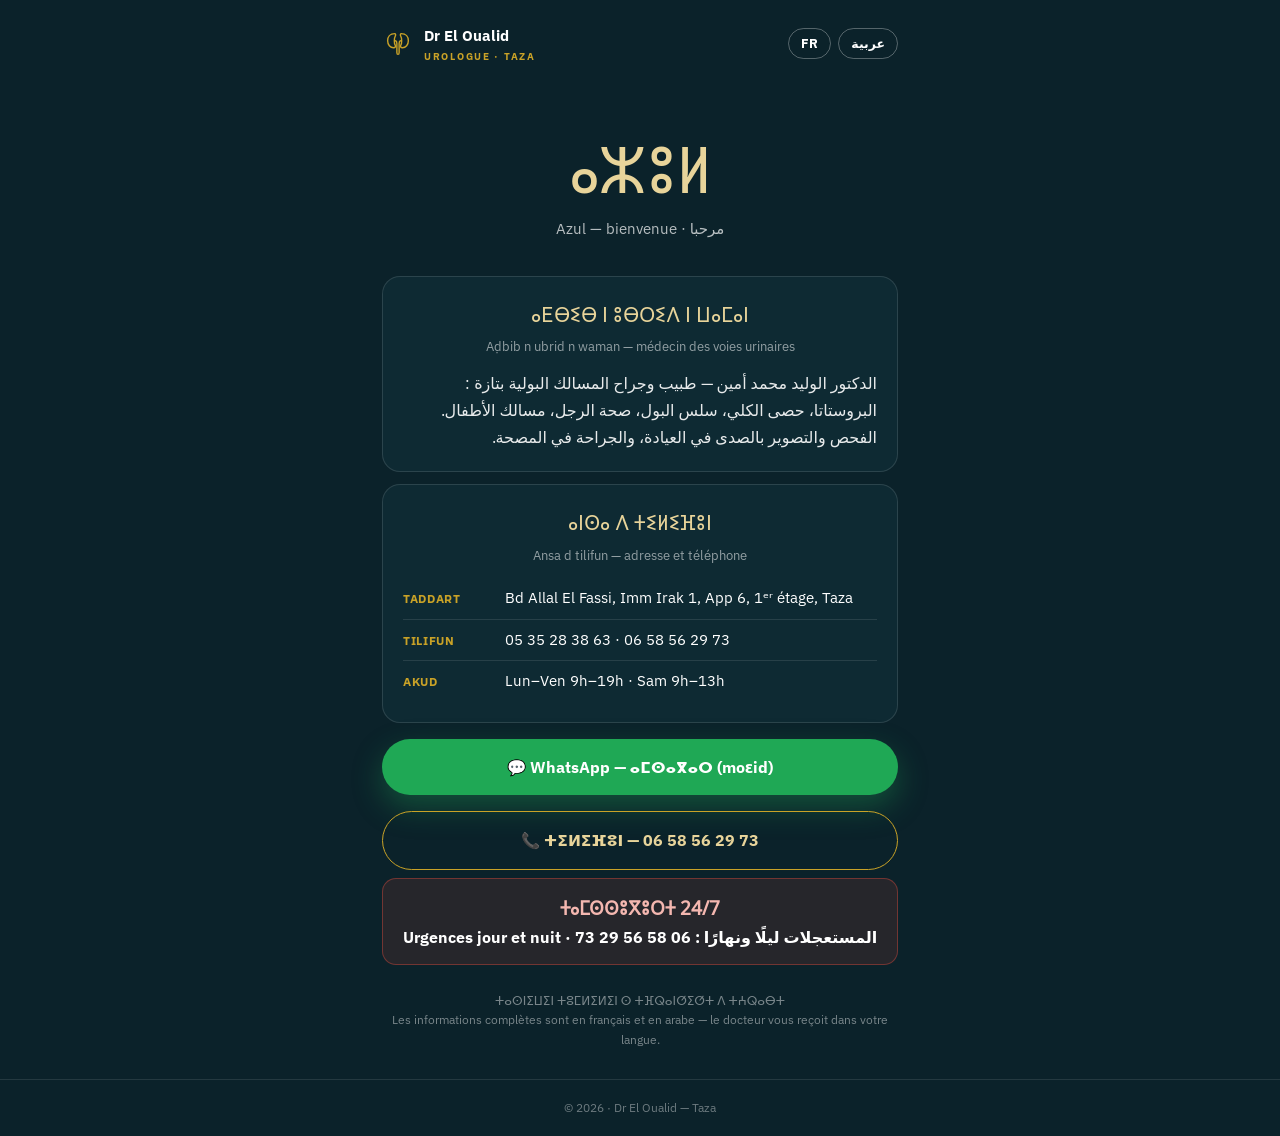
<file: tz.html>
<!DOCTYPE html>
<html lang="zgh">
<head>
  <meta charset="UTF-8">
  <meta name="viewport" content="width=device-width, initial-scale=1.0">
  <meta name="theme-color" content="#0B222A">
  <title>ⴰⴹⴱⵉⴱ ⵍⵡⴰⵍⵉⴷ — Taza</title>
  <meta name="description" content="Adbib n umezruy n waman (urologue) — Dr El Oualid, Taza. Asiwed s WhatsApp.">
  <meta property="og:title" content="ⴰⴹⴱⵉⴱ ⵍⵡⴰⵍⵉⴷ — Dr El Oualid, urologue à Taza">
  <meta property="og:type" content="website">
  <meta property="og:url" content="https://dr-eloualid.github.io/tz.html">
  <meta property="og:image" content="https://dr-eloualid.github.io/assets/partage.jpg">
  <meta name="twitter:card" content="summary_large_image">
  <link rel="canonical" href="https://dr-eloualid.github.io/tz.html">
  <link rel="alternate" hreflang="fr" href="https://dr-eloualid.github.io/">
  <link rel="alternate" hreflang="ar" href="https://dr-eloualid.github.io/ar.html">
  <link rel="alternate" hreflang="zgh" href="https://dr-eloualid.github.io/tz.html">
  <link rel="alternate" hreflang="x-default" href="https://dr-eloualid.github.io/">
  <link rel="icon" type="image/svg+xml" href="assets/icone.svg">
  <link rel="apple-touch-icon" href="assets/icone-180.png">
  <link rel="preconnect" href="https://fonts.googleapis.com">
  <link href="https://fonts.googleapis.com/css2?family=Noto+Sans+Tifinagh&family=IBM+Plex+Sans:wght@400;500;600;700&display=swap" rel="stylesheet">
<style>
:root{
  --petrol-deep:#0A5F6E; --navy:#0B222A; --navy2:#0E2A33;
  --gold:#C9A227; --gold-soft:#E8D49A; --ivory:#F7F4EC; --ink:#16313A; --ink-soft:#5E7378; --line:#E6E2D6; --wa:#1FA855; --alerte:#C0453B;
  --tif:"Noto Sans Tifinagh", sans-serif; --sans:"IBM Plex Sans", system-ui, sans-serif;
}
*{margin:0;padding:0;box-sizing:border-box}
body{font-family:var(--sans);background:var(--navy);color:#fff;line-height:1.7;font-size:16px}
a{color:inherit;text-decoration:none}
.container{max-width:560px;margin:0 auto;padding:0 22px}
.top{padding:22px 0}
.top .container{display:flex;align-items:center;gap:10px}
.mark{width:32px;height:32px}
.mark svg{width:100%;height:100%;stroke:var(--gold);fill:none;stroke-width:1.5;stroke-linecap:round;stroke-linejoin:round}
.bt b{font-size:15px}
.bt small{display:block;font-size:9.5px;letter-spacing:.18em;color:var(--gold);font-weight:700;text-transform:uppercase}
.langs{margin-left:auto;display:flex;gap:7px}
.langs a{border:1px solid rgba(255,255,255,.3);border-radius:999px;padding:4px 12px;font-size:12.5px;font-weight:700}
.hero{text-align:center;padding:44px 0 34px}
.tif{font-family:var(--tif)}
h1{font-family:var(--tif);font-weight:400;font-size:clamp(40px,11vw,64px);color:var(--gold-soft);line-height:1.2}
.h1lat{font-size:15px;color:rgba(255,255,255,.7);margin-top:8px}
.card{background:var(--navy2);border:1px solid rgba(255,255,255,.12);border-radius:18px;padding:20px;margin:0 0 12px;text-align:right;direction:rtl}
.card .t{font-family:var(--tif);font-size:21px;color:var(--gold-soft);direction:ltr;text-align:center;margin-bottom:4px}
.card .lat{font-size:12.5px;color:rgba(255,255,255,.55);text-align:center;margin-bottom:12px;direction:ltr}
.card .ar{font-size:16px;color:rgba(255,255,255,.9)}
.line{display:flex;gap:10px;padding:8px 0;border-bottom:1px solid rgba(255,255,255,.1);font-size:14.5px;direction:ltr;text-align:left}
.line:last-child{border-bottom:0}
.line b{color:var(--gold);flex:0 0 92px;font-size:11.5px;text-transform:uppercase;letter-spacing:.06em;padding-top:3px}
.btn{display:flex;align-items:center;justify-content:center;gap:9px;font-weight:700;font-size:15.5px;padding:15px;border-radius:999px;margin:16px 0 8px;background:var(--wa);color:#fff;box-shadow:0 12px 30px rgba(31,168,85,.35)}
.btn.call{background:transparent;border:1.5px solid var(--gold);color:var(--gold-soft);box-shadow:none}
.urg{background:rgba(192,69,59,.15);border:1px solid rgba(192,69,59,.5);border-radius:14px;padding:13px 15px;text-align:center;font-weight:700;margin-top:8px}
.urg .tif{display:block;font-size:19px;color:#f4b7b0}
.note{margin:26px 0 30px;font-size:12px;color:rgba(255,255,255,.45);text-align:center;line-height:1.6}
footer{text-align:center;padding:18px;color:rgba(255,255,255,.4);font-size:12px;border-top:1px solid rgba(255,255,255,.1)}
</style>
</head>
<body>
<div class="top"><div class="container">
  <span class="mark"><svg viewBox="0 0 34 34"><path d="M13.5 6 C8.5 6 6 9.6 6 13.6 C6 17.6 8.7 21 12.3 21 C14.2 21 14.9 19.6 14 18.2 C12.8 16.4 12.8 10.6 14 8.8 C14.9 7.4 14.4 6 13.5 6 Z"/><path d="M20.5 6 C25.5 6 28 9.6 28 13.6 C28 17.6 25.3 21 21.7 21 C19.8 21 19.1 19.6 20 18.2 C21.2 16.4 21.2 10.6 20 8.8 C19.1 7.4 19.6 6 20.5 6 Z"/><path d="M14.3 13.5 C15.5 13.8 15.8 15 15.8 16.5 V26 C15.8 27.5 16.3 28 17 28 C17.7 28 18.2 27.5 18.2 26 V16.5 C18.2 15 18.5 13.8 19.7 13.5"/></svg></span>
  <span class="bt"><b>Dr El Oualid</b><small>Urologue · Taza</small></span>
  <span class="langs"><a href="index.html">FR</a><a href="ar.html">عربية</a></span>
</div></div>

<section class="hero"><div class="container">
  <h1>ⴰⵣⵓⵍ</h1>
  <div class="h1lat">Azul — bienvenue · مرحبا</div>
</div></section>

<div class="container">

  <div class="card">
    <div class="t">ⴰⴹⴱⵉⴱ ⵏ ⵓⴱⵔⵉⴷ ⵏ ⵡⴰⵎⴰⵏ</div>
    <div class="lat">Aḍbib n ubrid n waman — médecin des voies urinaires</div>
    <div class="ar">الدكتور الوليد محمد أمين — طبيب وجراح المسالك البولية بتازة : البروستاتا، حصى الكلي، سلس البول، صحة الرجل، مسالك الأطفال. الفحص والتصوير بالصدى في العيادة، والجراحة في المصحة.</div>
  </div>

  <div class="card">
    <div class="t">ⴰⵏⵙⴰ ⴷ ⵜⵉⵍⵉⴼⵓⵏ</div>
    <div class="lat">Ansa d tilifun — adresse et téléphone</div>
    <div class="line"><b>Taddart</b><span>Bd Allal El Fassi, Imm Irak 1, App 6, 1ᵉʳ étage, Taza</span></div>
    <div class="line"><b>Tilifun</b><span>05 35 28 38 63 · 06 58 56 29 73</span></div>
    <div class="line"><b>Akud</b><span>Lun–Ven 9h–19h · Sam 9h–13h</span></div>
  </div>

  <a class="btn" href="https://wa.me/212658562973?text=Azul%20a%20duktur%2C%20righ%20yan%20umsagar">💬 WhatsApp — ⴰⵎⵙⴰⴳⴰⵔ (moɛid)</a>
  <a class="btn call" href="tel:+212658562973">📞 ⵜⵉⵍⵉⴼⵓⵏ — 06 58 56 29 73</a>

  <div class="urg">
    <span class="tif">ⵜⴰⵎⵙⵙⵓⴳⵓⵔⵜ 24/7</span>
    Urgences jour et nuit · المستعجلات ليلًا ونهارًا : 06 58 56 29 73
  </div>

  <div class="note">ⵜⴰⵙⵏⵉⵡⵉⵏ ⵜⵓⵎⵍⵉⵍⵉⵏ ⵙ ⵜⴼⵕⴰⵏⵚⵉⵚⵜ ⴷ ⵜⵄⵕⴰⴱⵜ<br>Les informations complètes sont en français et en arabe — le docteur vous reçoit dans votre langue.</div>

</div>
<footer>© 2026 · Dr El Oualid — Taza</footer>
</body>
</html>
</file>
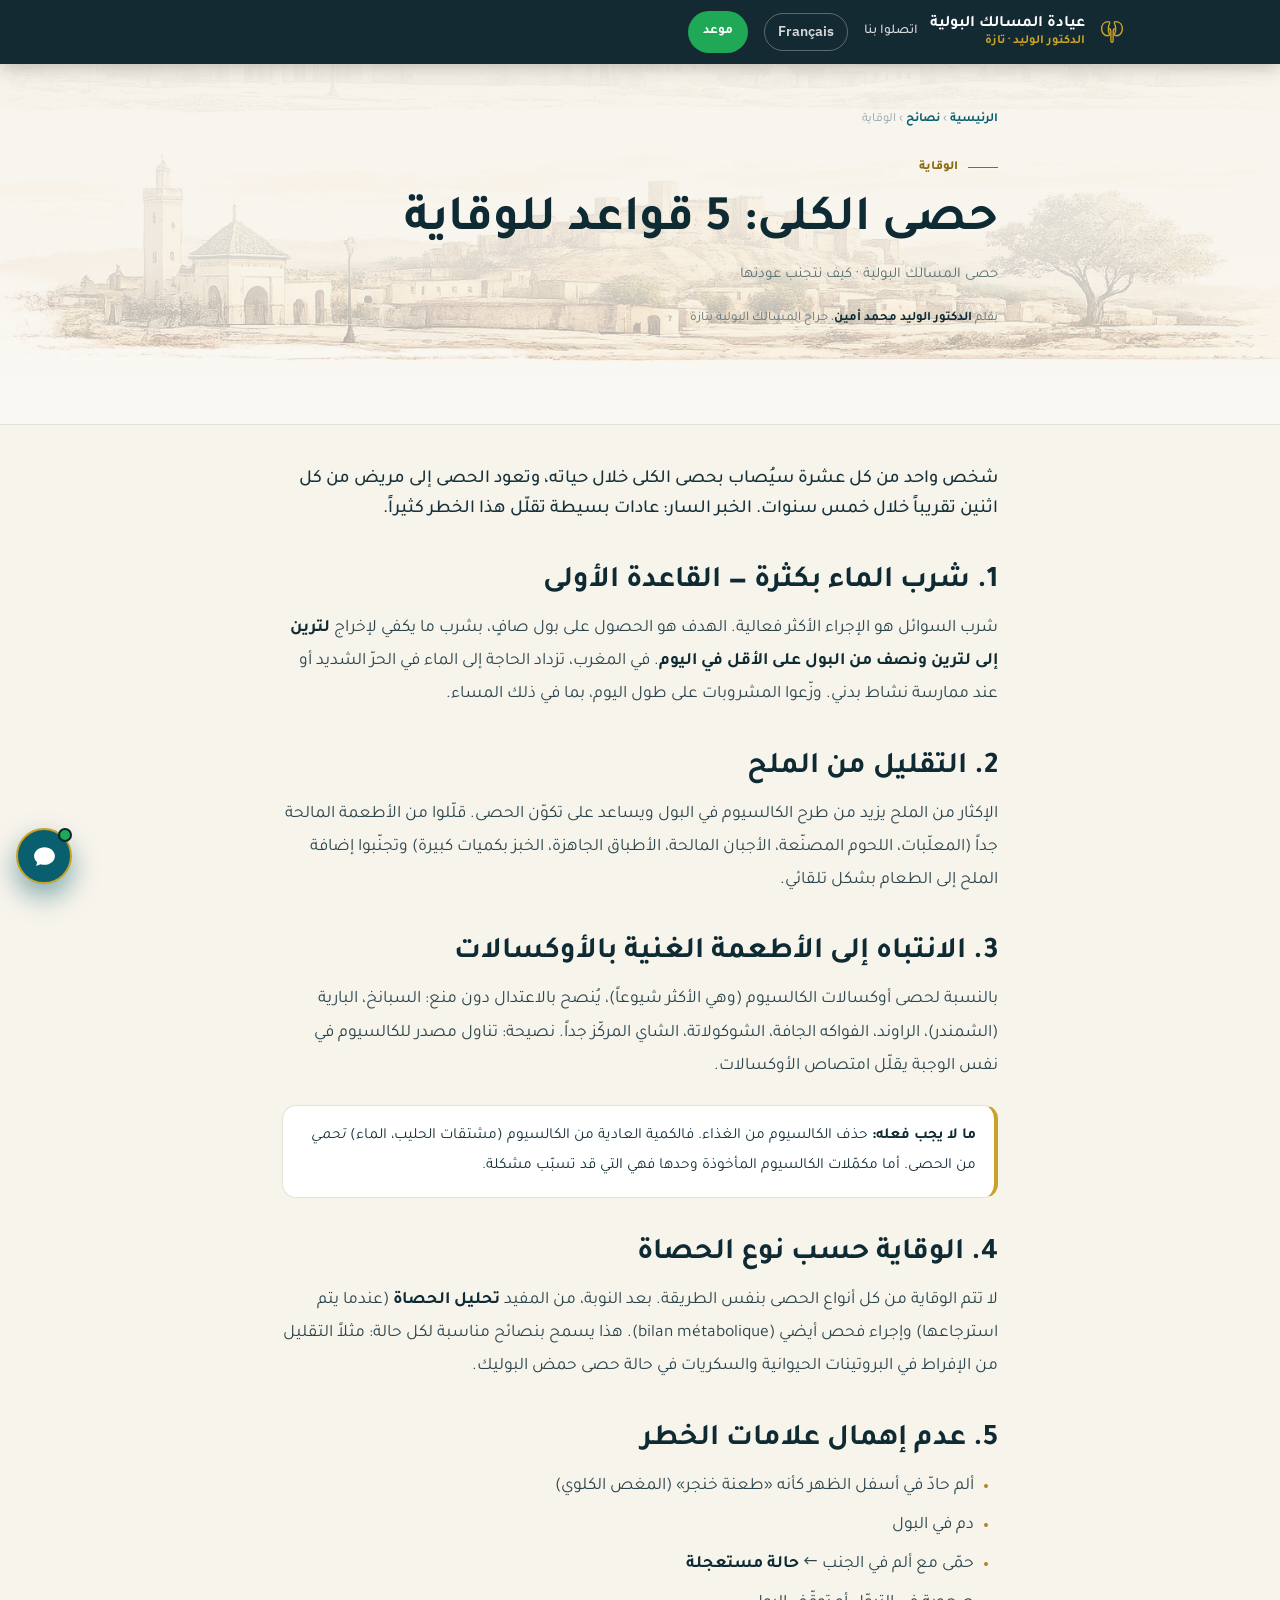
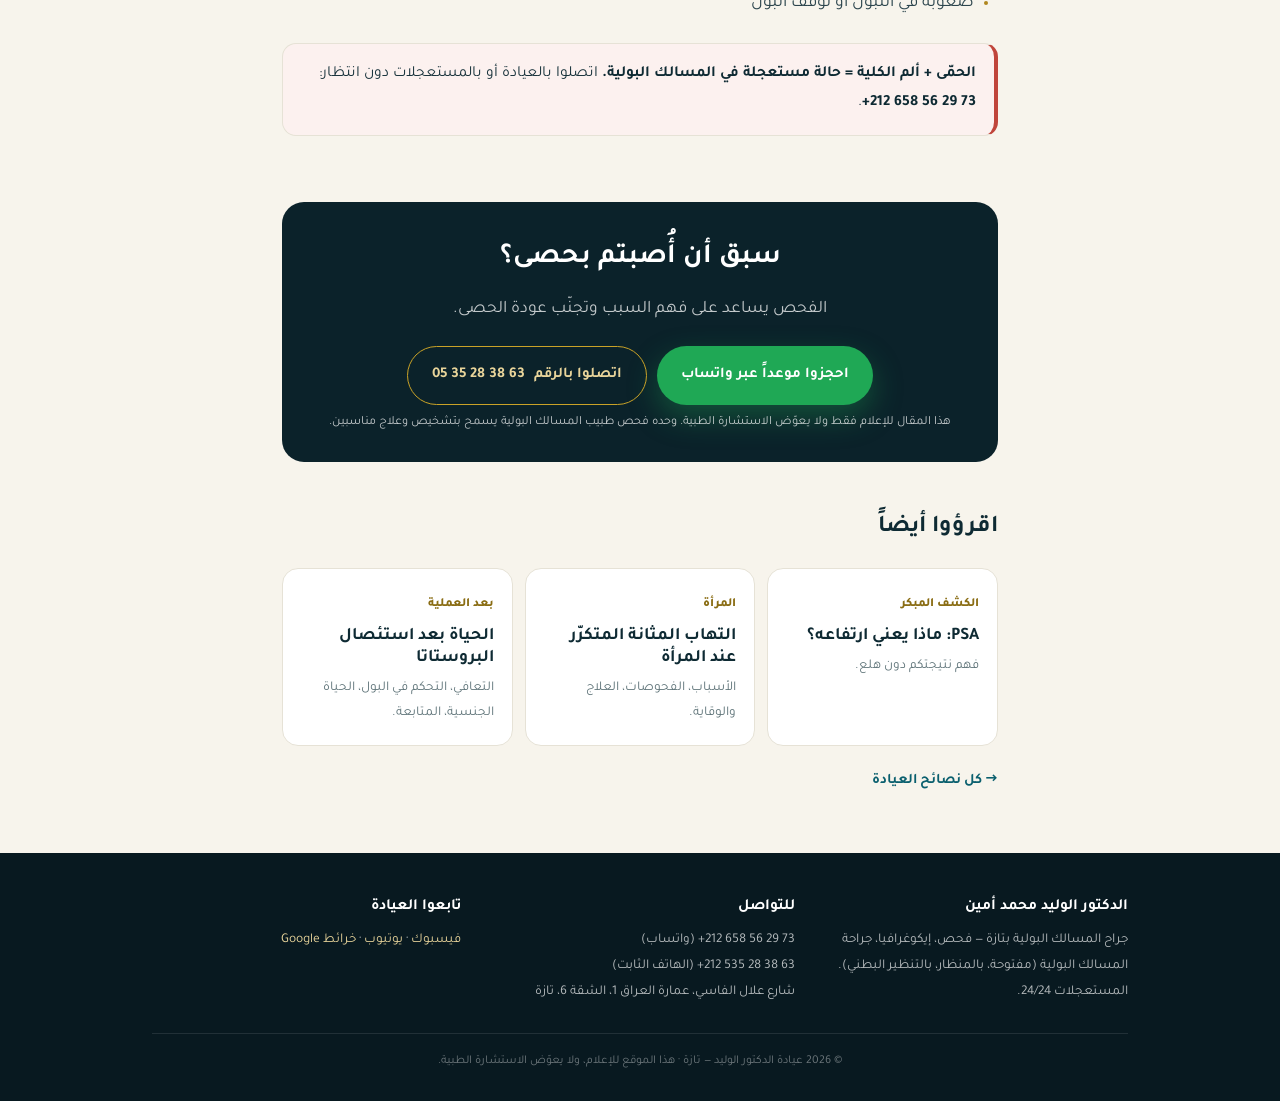
<file: articles/calculs-renaux-ar.html>
<!DOCTYPE html>
<html lang="ar" dir="rtl">
<head>
  <meta charset="UTF-8">
  <meta name="viewport" content="width=device-width, initial-scale=1.0">
  <title>حصى الكلى: 5 قواعد للوقاية — الدكتور الوليد، طبيب المسالك البولية بتازة</title>
  <meta name="description" content="كيف تتجنبون عودة حصى الكلى: شرب الماء، الملح، الأوكسالات والتغذية. نصائح الدكتور الوليد، طبيب المسالك البولية بتازة.">
  <meta name="theme-color" content="#0B222A">
  <meta property="og:title" content="حصى الكلى: 5 قواعد للوقاية — الدكتور الوليد، طبيب المسالك البولية بتازة">
  <meta property="og:description" content="كيف تتجنبون عودة حصى الكلى: شرب الماء، الملح، الأوكسالات والتغذية. نصائح الدكتور الوليد، طبيب المسالك البولية بتازة.">
  <meta property="og:type" content="article">
  <meta property="og:locale" content="ar_MA">
  <meta property="og:url" content="https://dr-eloualid.github.io/articles/calculs-renaux-ar.html">
  <meta property="og:image" content="https://dr-eloualid.github.io/assets/partage.jpg">
  <meta property="og:image:width" content="1200">
  <meta property="og:image:height" content="630">
  <meta name="twitter:card" content="summary_large_image">
  <link rel="canonical" href="https://dr-eloualid.github.io/articles/calculs-renaux-ar.html">
  <link rel="alternate" hreflang="ar" href="https://dr-eloualid.github.io/articles/calculs-renaux-ar.html">
  <link rel="alternate" hreflang="fr" href="https://dr-eloualid.github.io/articles/calculs-renaux.html">
  <link rel="alternate" hreflang="x-default" href="https://dr-eloualid.github.io/articles/calculs-renaux.html">
  <link rel="icon" type="image/svg+xml" href="../assets/icone.svg">
  <link rel="apple-touch-icon" href="../assets/icone-180.png">
  <link rel="preconnect" href="https://fonts.googleapis.com">
  <link rel="preconnect" href="https://fonts.gstatic.com" crossorigin>
  <link href="https://fonts.googleapis.com/css2?family=Tajawal:wght@400;500;700;800&family=IBM+Plex+Sans:wght@400;600&display=swap" rel="stylesheet">
  <link rel="stylesheet" href="article.css">
  <script type="application/ld+json">
  {
    "@context": "https://schema.org",
    "@graph": [
      {
        "@type": "MedicalWebPage",
        "@id": "https://dr-eloualid.github.io/articles/calculs-renaux-ar.html#page",
        "url": "https://dr-eloualid.github.io/articles/calculs-renaux-ar.html",
        "name": "حصى الكلى: 5 قواعد للوقاية",
        "headline": "حصى الكلى: 5 قواعد للوقاية",
        "description": "كيف تتجنبون عودة حصى الكلى: شرب الماء، الملح، الأوكسالات والتغذية. نصائح الدكتور الوليد، طبيب المسالك البولية بتازة.",
        "inLanguage": "ar",
        "image": "https://dr-eloualid.github.io/assets/partage.jpg",
        "author": {
          "@type": "Person",
          "name": "الدكتور الوليد محمد أمين",
          "alternateName": "Dr Mohammed Amine El Oualid",
          "jobTitle": "جراح المسالك البولية",
          "url": "https://dr-eloualid.github.io/ar.html"
        },
        "publisher": {
          "@type": "Organization",
          "name": "عيادة المسالك البولية — الدكتور الوليد، تازة",
          "url": "https://dr-eloualid.github.io/",
          "logo": "https://dr-eloualid.github.io/assets/icone-180.png"
        },
        "isPartOf": {
          "@type": "WebSite",
          "name": "عيادة المسالك البولية — الدكتور الوليد، تازة",
          "url": "https://dr-eloualid.github.io/"
        }
      },
      {
        "@type": "BreadcrumbList",
        "itemListElement": [
          {
            "@type": "ListItem",
            "position": 1,
            "name": "الرئيسية",
            "item": "https://dr-eloualid.github.io/ar.html"
          },
          {
            "@type": "ListItem",
            "position": 2,
            "name": "حصى الكلى: 5 قواعد للوقاية",
            "item": "https://dr-eloualid.github.io/articles/calculs-renaux-ar.html"
          }
        ]
      }
    ]
  }
  </script>
</head>
<body>

<header class="topbar">
  <div class="container">
    <a class="brand" href="../ar.html">
      <span class="mark"><svg viewBox="0 0 34 34" aria-hidden="true"><path d="M13.5 6 C8.5 6 6 9.6 6 13.6 C6 17.6 8.7 21 12.3 21 C14.2 21 14.9 19.6 14 18.2 C12.8 16.4 12.8 10.6 14 8.8 C14.9 7.4 14.4 6 13.5 6 Z"/><path d="M20.5 6 C25.5 6 28 9.6 28 13.6 C28 17.6 25.3 21 21.7 21 C19.8 21 19.1 19.6 20 18.2 C21.2 16.4 21.2 10.6 20 8.8 C19.1 7.4 19.6 6 20.5 6 Z"/><path d="M14.3 13.5 C15.5 13.8 15.8 15 15.8 16.5 V26 C15.8 27.5 16.3 28 17 28 C17.7 28 18.2 27.5 18.2 26 V16.5 C18.2 15 18.5 13.8 19.7 13.5"/></svg></span>
      <span class="bt"><b>عيادة المسالك البولية</b><small>الدكتور الوليد · تازة</small></span>
    </a>
    <nav class="topnav">
      <a class="nav" href="../ar.html#contact">اتصلوا بنا</a>
      <a class="lang lang-fr" href="calculs-renaux.html" lang="fr">Français</a>
      <a class="rdv" href="https://wa.me/212658562973?text=%D8%A7%D9%84%D8%B3%D9%84%D8%A7%D9%85%20%D8%B9%D9%84%D9%8A%D9%83%D9%85%20%D8%AF%D9%83%D8%AA%D9%88%D8%B1%D8%8C%20%D8%A3%D8%B1%D9%8A%D8%AF%20%D8%A3%D8%AE%D8%B0%20%D9%85%D9%88%D8%B9%D8%AF">موعد</a>
    </nav>
  </div>
</header>

<section class="article-hero">
  <div class="container">
    <nav class="fil" aria-label="مسار التصفح"><a href="../ar.html">الرئيسية</a> › <a href="../ar.html#conseils">نصائح</a> › الوقاية</nav>
    <span class="eyebrow">الوقاية</span>
    <h1>حصى الكلى: 5 قواعد للوقاية</h1>
    <p class="meta">حصى المسالك البولية · كيف نتجنب عودتها</p>
    <p class="signature">بقلم <b>الدكتور الوليد محمد أمين</b>، جراح المسالك البولية بتازة</p>
  </div>
</section>

<main class="container">
  <article class="article-body">
    <p class="lead">شخص واحد من كل عشرة سيُصاب بحصى الكلى خلال حياته، وتعود الحصى إلى مريض من كل اثنين تقريباً خلال خمس سنوات. الخبر السار: عادات بسيطة تقلّل هذا الخطر كثيراً.</p>

    <h2>1. شرب الماء بكثرة — القاعدة الأولى</h2>
    <p>شرب السوائل هو الإجراء الأكثر فعالية. الهدف هو الحصول على بول صافٍ، بشرب ما يكفي لإخراج <strong>لترين إلى لترين ونصف من البول على الأقل في اليوم</strong>. في المغرب، تزداد الحاجة إلى الماء في الحرّ الشديد أو عند ممارسة نشاط بدني. وزّعوا المشروبات على طول اليوم، بما في ذلك المساء.</p>

    <h2>2. التقليل من الملح</h2>
    <p>الإكثار من الملح يزيد من طرح الكالسيوم في البول ويساعد على تكوّن الحصى. قلّلوا من الأطعمة المالحة جداً (المعلّبات، اللحوم المصنّعة، الأجبان المالحة، الأطباق الجاهزة، الخبز بكميات كبيرة) وتجنّبوا إضافة الملح إلى الطعام بشكل تلقائي.</p>

    <h2>3. الانتباه إلى الأطعمة الغنية بالأوكسالات</h2>
    <p>بالنسبة لحصى أوكسالات الكالسيوم (وهي الأكثر شيوعاً)، يُنصح بالاعتدال دون منع: السبانخ، البارية (الشمندر)، الراوند، الفواكه الجافة، الشوكولاتة، الشاي المركّز جداً. نصيحة: تناول مصدر للكالسيوم في نفس الوجبة يقلّل امتصاص الأوكسالات.</p>
    <div class="callout">
      <strong>ما لا يجب فعله:</strong> حذف الكالسيوم من الغذاء. فالكمية العادية من الكالسيوم (مشتقات الحليب، الماء) <em>تحمي</em> من الحصى. أما مكمّلات الكالسيوم المأخوذة وحدها فهي التي قد تسبّب مشكلة.
    </div>

    <h2>4. الوقاية حسب نوع الحصاة</h2>
    <p>لا تتم الوقاية من كل أنواع الحصى بنفس الطريقة. بعد النوبة، من المفيد <strong>تحليل الحصاة</strong> (عندما يتم استرجاعها) وإجراء فحص أيضي (bilan métabolique). هذا يسمح بنصائح مناسبة لكل حالة: مثلاً التقليل من الإفراط في البروتينات الحيوانية والسكريات في حالة حصى حمض البوليك.</p>

    <h2>5. عدم إهمال علامات الخطر</h2>
    <ul>
      <li>ألم حادّ في أسفل الظهر كأنه «طعنة خنجر» (المغص الكلوي)</li>
      <li>دم في البول</li>
      <li>حمّى مع ألم في الجنب ← <strong>حالة مستعجلة</strong></li>
      <li>صعوبة في التبوّل أو توقّف البول</li>
    </ul>
    <div class="callout warn">
      <strong>الحمّى + ألم الكلية = حالة مستعجلة في المسالك البولية.</strong> اتصلوا بالعيادة أو بالمستعجلات دون انتظار: <strong dir="ltr">+212 658 56 29 73</strong>.
    </div>
  </article>

  <div class="article-cta">
    <h3>سبق أن أُصبتم بحصى؟</h3>
    <p>الفحص يساعد على فهم السبب وتجنّب عودة الحصى.</p>
    <div class="btns">
      <a href="https://wa.me/212658562973?text=%D8%A7%D9%84%D8%B3%D9%84%D8%A7%D9%85%20%D8%B9%D9%84%D9%8A%D9%83%D9%85%20%D8%AF%D9%83%D8%AA%D9%88%D8%B1%D8%8C%20%D8%A3%D8%B1%D9%8A%D8%AF%20%D8%A5%D8%AC%D8%B1%D8%A7%D8%A1%20%D9%81%D8%AD%D8%B5%20%D8%A8%D8%B3%D8%A8%D8%A8%20%D8%AD%D8%B5%D9%89%20%D8%A7%D9%84%D9%83%D9%84%D9%89" class="btn btn-wa">احجزوا موعداً عبر واتساب</a>
      <a href="tel:+212535283863" class="btn btn-gold">اتصلوا بالرقم <span dir="ltr">05 35 28 38 63</span></a>
    </div>
    <p class="disclaimer">هذا المقال للإعلام فقط ولا يعوّض الاستشارة الطبية. وحده فحص طبيب المسالك البولية يسمح بتشخيص وعلاج مناسبين.</p>
  </div>

  <section class="aussi">
    <h2>اقرؤوا أيضاً</h2>
    <div class="aussi-grid">
      <a class="art" href="psa-prostate-ar.html"><span class="tag">الكشف المبكر</span><h3>PSA: ماذا يعني ارتفاعه؟</h3><p>فهم نتيجتكم دون هلع.</p></a>
      <a class="art" href="cystite-ar.html"><span class="tag">المرأة</span><h3>التهاب المثانة المتكرّر عند المرأة</h3><p>الأسباب، الفحوصات، العلاج والوقاية.</p></a>
      <a class="art" href="prostatectomie-ar.html"><span class="tag">بعد العملية</span><h3>الحياة بعد استئصال البروستاتا</h3><p>التعافي، التحكم في البول، الحياة الجنسية، المتابعة.</p></a>
    </div>
    <a class="retour" href="../ar.html#conseils">→ كل نصائح العيادة</a>
  </section>
</main>

<footer>
  <div class="container">
    <div class="f-grid">
      <div><b>الدكتور الوليد محمد أمين</b>جراح المسالك البولية بتازة — فحص، إيكوغرافيا، جراحة المسالك البولية (مفتوحة، بالمنظار، بالتنظير البطني). المستعجلات 24/24.</div>
      <div><b>للتواصل</b><span dir="ltr">+212 658 56 29 73</span> (واتساب)<br><span dir="ltr">+212 535 28 38 63</span> (الهاتف الثابت)<br>شارع علال الفاسي، عمارة العراق 1، الشقة 6، تازة</div>
      <div><b>تابعوا العيادة</b><a href="https://www.facebook.com/urologuetaza" target="_blank" rel="noopener">فيسبوك</a> · <a href="https://www.youtube.com/channel/UCzK8FU2B46n0EKbxVtEmukA" target="_blank" rel="noopener">يوتيوب</a> · <a href="https://www.google.com/maps/search/?api=1&amp;query=Cabinet%20Urologie%20Dr%20El%20Oualid%20Taza&amp;query_place_id=ChIJkWoVLoMXng0RQgrMnZ6-3EY" target="_blank" rel="noopener">خرائط Google</a></div>
    </div>
    <div class="f-bottom">© 2026 عيادة الدكتور الوليد — تازة · هذا الموقع للإعلام، ولا يعوّض الاستشارة الطبية.</div>
  </div>
</footer>

<div class="sticky-cta"><a href="https://wa.me/212658562973?text=%D8%A7%D9%84%D8%B3%D9%84%D8%A7%D9%85%20%D8%B9%D9%84%D9%8A%D9%83%D9%85%20%D8%AF%D9%83%D8%AA%D9%88%D8%B1%D8%8C%20%D8%A3%D8%B1%D9%8A%D8%AF%20%D8%A5%D8%AC%D8%B1%D8%A7%D8%A1%20%D9%81%D8%AD%D8%B5%20%D8%A8%D8%B3%D8%A8%D8%A8%20%D8%AD%D8%B5%D9%89%20%D8%A7%D9%84%D9%83%D9%84%D9%89">💬 احجزوا موعداً</a></div>
<script src="../assistant.js" defer></script>
</body>
</html>
</file>
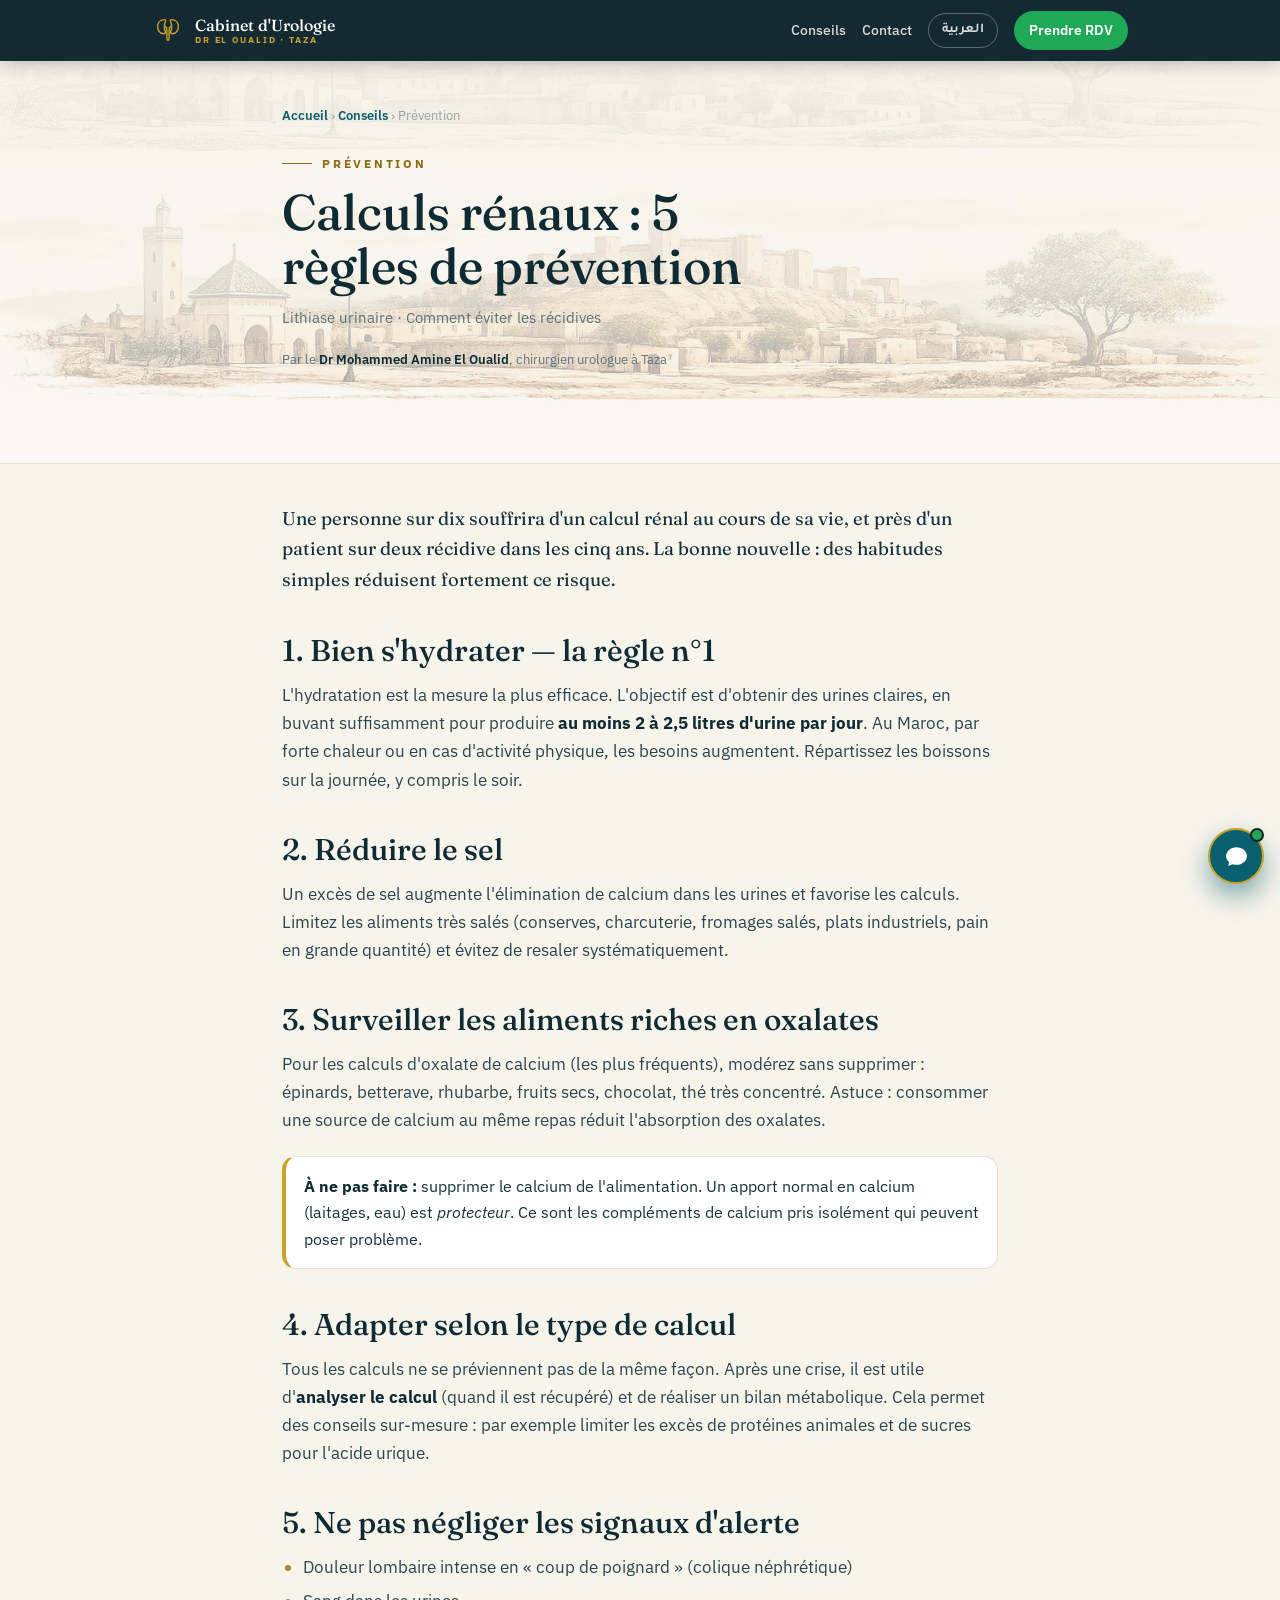
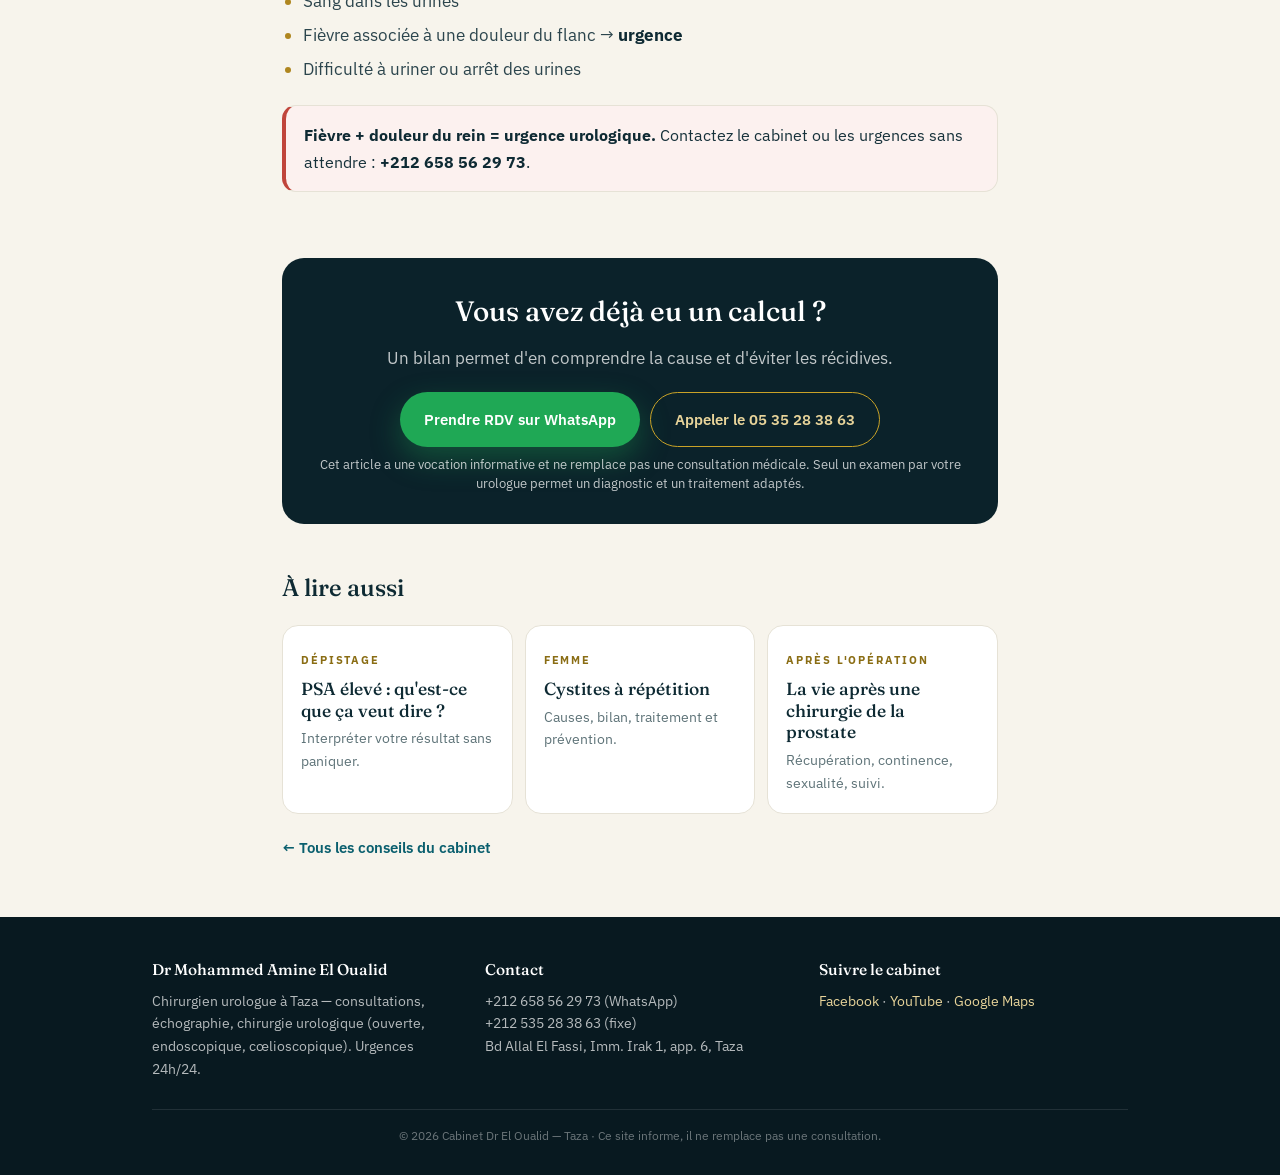
<file: articles/calculs-renaux.html>
<!DOCTYPE html>
<html lang="fr">
<head>
  <meta charset="UTF-8">
  <meta name="viewport" content="width=device-width, initial-scale=1.0">
  <title>Calculs rénaux : 5 règles de prévention — Dr EL OUALID, Urologue Taza</title>
  <meta name="description" content="Comment éviter les récidives de calculs rénaux : hydratation, sel, oxalates, alimentation. Conseils du Dr EL OUALID, urologue à Taza.">
  <meta name="keywords" content="calculs rénaux, lithiase, prévention, urologue Taza, hydratation, oxalates">
  <meta name="theme-color" content="#0B222A">
  <meta property="og:title" content="Calculs rénaux : 5 règles de prévention — Dr El Oualid, urologue à Taza">
  <meta property="og:description" content="Comment éviter les récidives de calculs rénaux : hydratation, sel, oxalates, alimentation. Conseils du Dr EL OUALID, urologue à Taza.">
  <meta property="og:type" content="article">
  <meta property="og:locale" content="fr_MA">
  <meta property="og:url" content="https://dr-eloualid.github.io/articles/calculs-renaux.html">
  <meta property="og:image" content="https://dr-eloualid.github.io/assets/partage.jpg">
  <meta property="og:image:width" content="1200">
  <meta property="og:image:height" content="630">
  <meta name="twitter:card" content="summary_large_image">
  <link rel="canonical" href="https://dr-eloualid.github.io/articles/calculs-renaux.html">
  <link rel="alternate" hreflang="fr" href="https://dr-eloualid.github.io/articles/calculs-renaux.html">
  <link rel="alternate" hreflang="ar" href="https://dr-eloualid.github.io/articles/calculs-renaux-ar.html">
  <link rel="alternate" hreflang="x-default" href="https://dr-eloualid.github.io/articles/calculs-renaux.html">
  <link rel="icon" type="image/svg+xml" href="../assets/icone.svg">
  <link rel="apple-touch-icon" href="../assets/icone-180.png">
  <link rel="preconnect" href="https://fonts.googleapis.com">
  <link rel="preconnect" href="https://fonts.gstatic.com" crossorigin>
  <link href="https://fonts.googleapis.com/css2?family=Fraunces:opsz,wght@9..144,400;9..144,500&family=IBM+Plex+Sans:wght@400;500;600;700&family=Tajawal:wght@700&display=swap" rel="stylesheet">
  <link rel="stylesheet" href="article.css">
  <script type="application/ld+json">
  {
    "@context": "https://schema.org",
    "@graph": [
      {
        "@type": "MedicalWebPage",
        "@id": "https://dr-eloualid.github.io/articles/calculs-renaux.html#page",
        "url": "https://dr-eloualid.github.io/articles/calculs-renaux.html",
        "name": "Calculs rénaux : 5 règles de prévention",
        "headline": "Calculs rénaux : 5 règles de prévention",
        "description": "Comment éviter les récidives de calculs rénaux : hydratation, sel, oxalates, alimentation. Conseils du Dr EL OUALID, urologue à Taza.",
        "inLanguage": "fr",
        "image": "https://dr-eloualid.github.io/assets/partage.jpg",
        "author": {
          "@type": "Person",
          "name": "Dr Mohammed Amine El Oualid",
          "jobTitle": "Chirurgien urologue",
          "url": "https://dr-eloualid.github.io/"
        },
        "publisher": {
          "@type": "Organization",
          "name": "Cabinet d'urologie Dr El Oualid — Taza",
          "url": "https://dr-eloualid.github.io/",
          "logo": "https://dr-eloualid.github.io/assets/icone-180.png"
        },
        "isPartOf": {
          "@type": "WebSite",
          "name": "Cabinet d'urologie Dr El Oualid — Taza",
          "url": "https://dr-eloualid.github.io/"
        }
      },
      {
        "@type": "BreadcrumbList",
        "itemListElement": [
          {
            "@type": "ListItem",
            "position": 1,
            "name": "Accueil",
            "item": "https://dr-eloualid.github.io/"
          },
          {
            "@type": "ListItem",
            "position": 2,
            "name": "Conseils & prévention",
            "item": "https://dr-eloualid.github.io/#conseils"
          },
          {
            "@type": "ListItem",
            "position": 3,
            "name": "Calculs rénaux : 5 règles de prévention",
            "item": "https://dr-eloualid.github.io/articles/calculs-renaux.html"
          }
        ]
      }
    ]
  }
  </script>
</head>
<body>

<header class="topbar">
  <div class="container">
    <a class="brand" href="../index.html">
      <span class="mark"><svg viewBox="0 0 34 34" aria-hidden="true"><path d="M13.5 6 C8.5 6 6 9.6 6 13.6 C6 17.6 8.7 21 12.3 21 C14.2 21 14.9 19.6 14 18.2 C12.8 16.4 12.8 10.6 14 8.8 C14.9 7.4 14.4 6 13.5 6 Z"/><path d="M20.5 6 C25.5 6 28 9.6 28 13.6 C28 17.6 25.3 21 21.7 21 C19.8 21 19.1 19.6 20 18.2 C21.2 16.4 21.2 10.6 20 8.8 C19.1 7.4 19.6 6 20.5 6 Z"/><path d="M14.3 13.5 C15.5 13.8 15.8 15 15.8 16.5 V26 C15.8 27.5 16.3 28 17 28 C17.7 28 18.2 27.5 18.2 26 V16.5 C18.2 15 18.5 13.8 19.7 13.5"/></svg></span>
      <span class="bt"><b>Cabinet d'Urologie</b><small>Dr El Oualid · Taza</small></span>
    </a>
    <nav class="topnav">
      <a class="nav" href="../index.html#conseils">Conseils</a>
      <a class="nav" href="../index.html#contact">Contact</a>
      <a class="lang" href="calculs-renaux-ar.html" lang="ar">العربية</a>
      <a class="rdv" href="https://wa.me/212658562973?text=Bonjour%20Docteur%2C%20je%20souhaite%20prendre%20un%20rendez-vous">Prendre RDV</a>
    </nav>
  </div>
</header>

<section class="article-hero">
  <div class="container">
    <nav class="fil" aria-label="Fil d'Ariane"><a href="../index.html">Accueil</a> › <a href="../index.html#conseils">Conseils</a> › Prévention</nav>
    <span class="eyebrow">Prévention</span>
    <h1>Calculs rénaux : 5 règles de prévention</h1>
    <p class="meta">Lithiase urinaire · Comment éviter les récidives</p>
    <p class="signature">Par le <b>Dr Mohammed Amine El Oualid</b>, chirurgien urologue à Taza</p>
  </div>
</section>

<main class="container">
  <article class="article-body">
    <p class="lead">Une personne sur dix souffrira d'un calcul rénal au cours de sa vie, et près d'un patient sur deux récidive dans les cinq ans. La bonne nouvelle : des habitudes simples réduisent fortement ce risque.</p>

    <h2>1. Bien s'hydrater — la règle n°1</h2>
    <p>L'hydratation est la mesure la plus efficace. L'objectif est d'obtenir des urines claires, en buvant suffisamment pour produire <strong>au moins 2 à 2,5 litres d'urine par jour</strong>. Au Maroc, par forte chaleur ou en cas d'activité physique, les besoins augmentent. Répartissez les boissons sur la journée, y compris le soir.</p>

    <h2>2. Réduire le sel</h2>
    <p>Un excès de sel augmente l'élimination de calcium dans les urines et favorise les calculs. Limitez les aliments très salés (conserves, charcuterie, fromages salés, plats industriels, pain en grande quantité) et évitez de resaler systématiquement.</p>

    <h2>3. Surveiller les aliments riches en oxalates</h2>
    <p>Pour les calculs d'oxalate de calcium (les plus fréquents), modérez sans supprimer : épinards, betterave, rhubarbe, fruits secs, chocolat, thé très concentré. Astuce : consommer une source de calcium au même repas réduit l'absorption des oxalates.</p>

    <div class="callout">
      <strong>À ne pas faire :</strong> supprimer le calcium de l'alimentation. Un apport normal en calcium (laitages, eau) est <em>protecteur</em>. Ce sont les compléments de calcium pris isolément qui peuvent poser problème.
    </div>

    <h2>4. Adapter selon le type de calcul</h2>
    <p>Tous les calculs ne se préviennent pas de la même façon. Après une crise, il est utile d'<strong>analyser le calcul</strong> (quand il est récupéré) et de réaliser un bilan métabolique. Cela permet des conseils sur-mesure : par exemple limiter les excès de protéines animales et de sucres pour l'acide urique.</p>

    <h2>5. Ne pas négliger les signaux d'alerte</h2>
    <ul>
      <li>Douleur lombaire intense en « coup de poignard » (colique néphrétique)</li>
      <li>Sang dans les urines</li>
      <li>Fièvre associée à une douleur du flanc → <strong>urgence</strong></li>
      <li>Difficulté à uriner ou arrêt des urines</li>
    </ul>
    <div class="callout warn">
      <strong>Fièvre + douleur du rein = urgence urologique.</strong> Contactez le cabinet ou les urgences sans attendre : <strong>+212 658 56 29 73</strong>.
    </div>
  </article>

  <div class="article-cta">
    <h3>Vous avez déjà eu un calcul ?</h3>
    <p>Un bilan permet d'en comprendre la cause et d'éviter les récidives.</p>
    <div class="btns">
      <a href="https://wa.me/212658562973?text=Bonjour%20Docteur%2C%20je%20souhaite%20un%20bilan%20pour%20calculs%20r%C3%A9naux" class="btn btn-wa">Prendre RDV sur WhatsApp</a>
      <a href="tel:+212535283863" class="btn btn-gold">Appeler le 05 35 28 38 63</a>
    </div>
    <p class="disclaimer">Cet article a une vocation informative et ne remplace pas une consultation médicale. Seul un examen par votre urologue permet un diagnostic et un traitement adaptés.</p>
  </div>

  <section class="aussi">
    <h2>À lire aussi</h2>
    <div class="aussi-grid">
      <a class="art" href="psa-prostate.html"><span class="tag">Dépistage</span><h3>PSA élevé : qu'est-ce que ça veut dire ?</h3><p>Interpréter votre résultat sans paniquer.</p></a>
      <a class="art" href="cystite.html"><span class="tag">Femme</span><h3>Cystites à répétition</h3><p>Causes, bilan, traitement et prévention.</p></a>
      <a class="art" href="prostatectomie.html"><span class="tag">Après l'opération</span><h3>La vie après une chirurgie de la prostate</h3><p>Récupération, continence, sexualité, suivi.</p></a>
    </div>
    <a class="retour" href="../index.html#conseils">← Tous les conseils du cabinet</a>
  </section>
</main>

<footer>
  <div class="container">
    <div class="f-grid">
      <div><b>Dr Mohammed Amine El Oualid</b>Chirurgien urologue à Taza — consultations, échographie, chirurgie urologique (ouverte, endoscopique, cœlioscopique). Urgences 24h/24.</div>
      <div><b>Contact</b>+212 658 56 29 73 (WhatsApp)<br>+212 535 28 38 63 (fixe)<br>Bd Allal El Fassi, Imm. Irak 1, app. 6, Taza</div>
      <div><b>Suivre le cabinet</b><a href="https://www.facebook.com/urologuetaza" target="_blank" rel="noopener">Facebook</a> · <a href="https://www.youtube.com/channel/UCzK8FU2B46n0EKbxVtEmukA" target="_blank" rel="noopener">YouTube</a> · <a href="https://www.google.com/maps/search/?api=1&amp;query=Cabinet%20Urologie%20Dr%20El%20Oualid%20Taza&amp;query_place_id=ChIJkWoVLoMXng0RQgrMnZ6-3EY" target="_blank" rel="noopener">Google Maps</a></div>
    </div>
    <div class="f-bottom">© 2026 Cabinet Dr El Oualid — Taza · Ce site informe, il ne remplace pas une consultation.</div>
  </div>
</footer>

<div class="sticky-cta"><a href="https://wa.me/212658562973?text=Bonjour%20Docteur%2C%20je%20souhaite%20un%20bilan%20pour%20calculs%20r%C3%A9naux">💬 Prendre rendez-vous</a></div>
<script src="../assistant.js" defer></script>
</body>
</html>
</file>
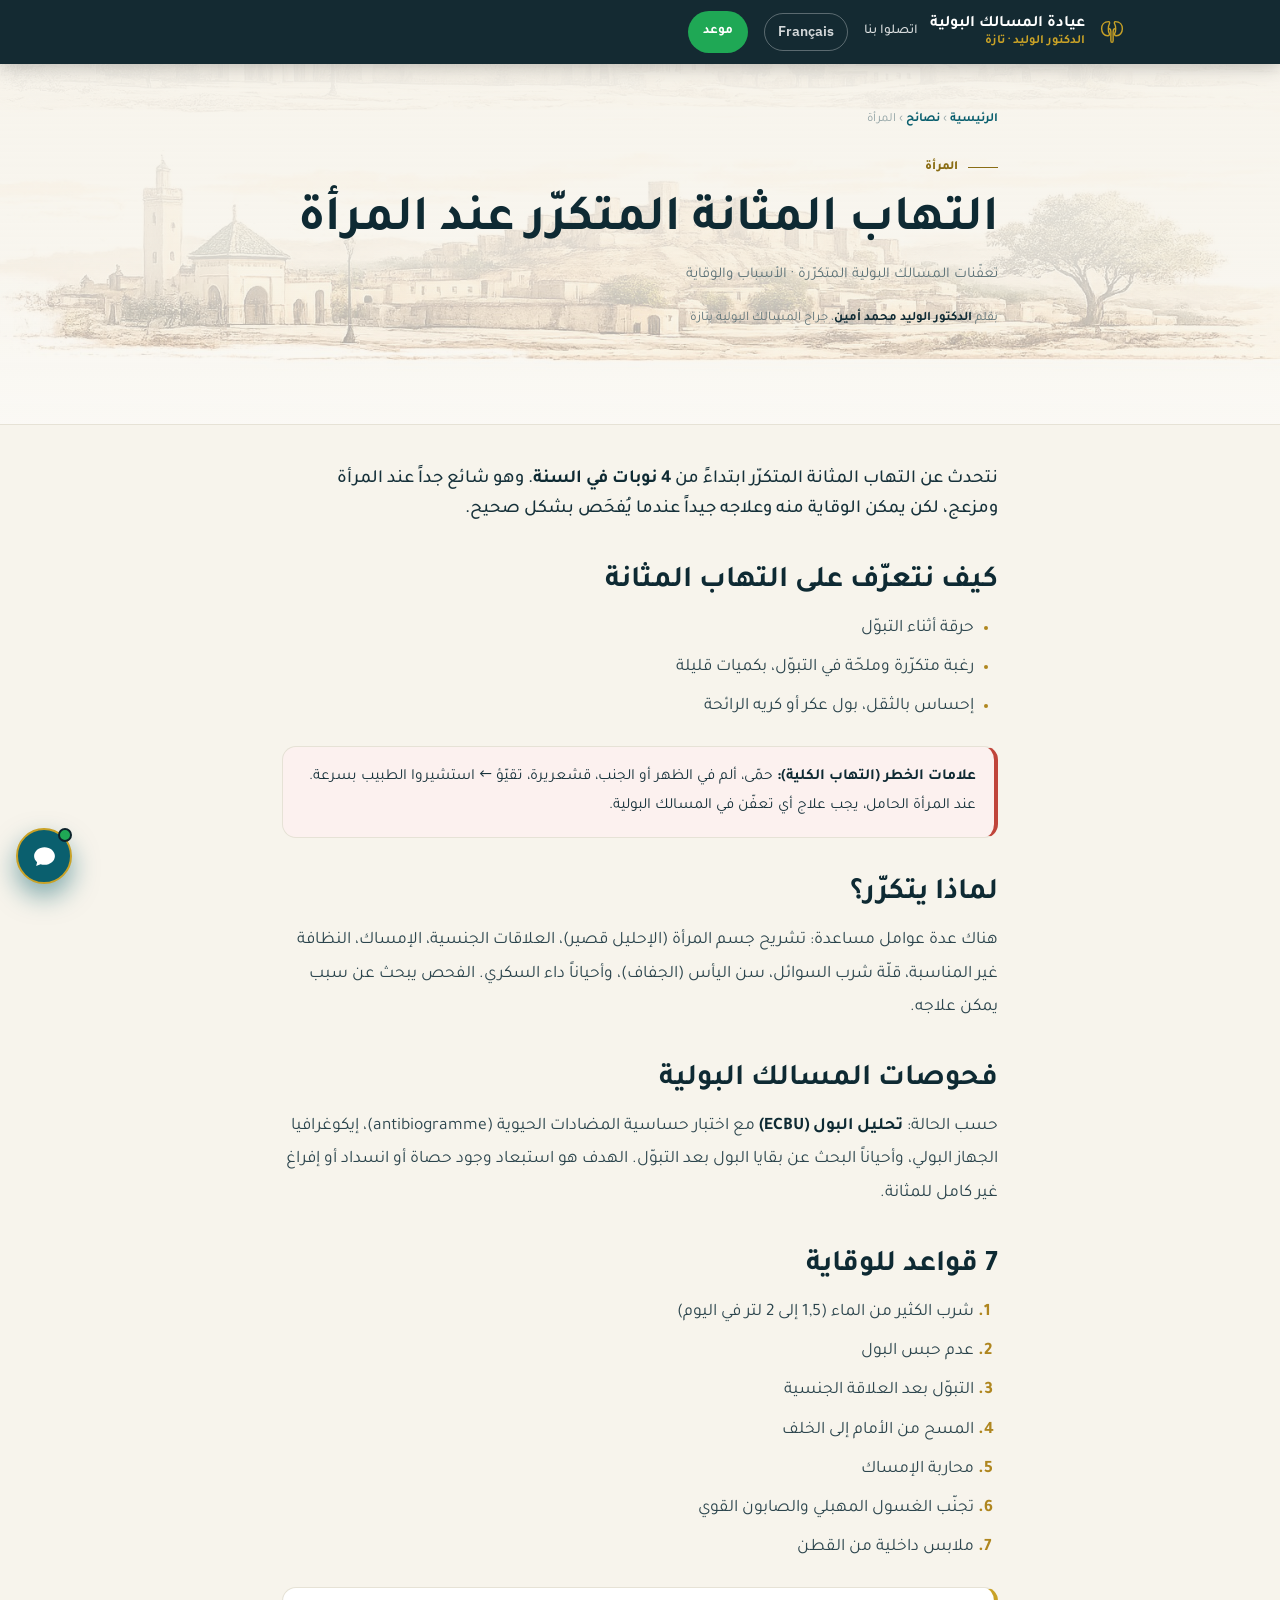
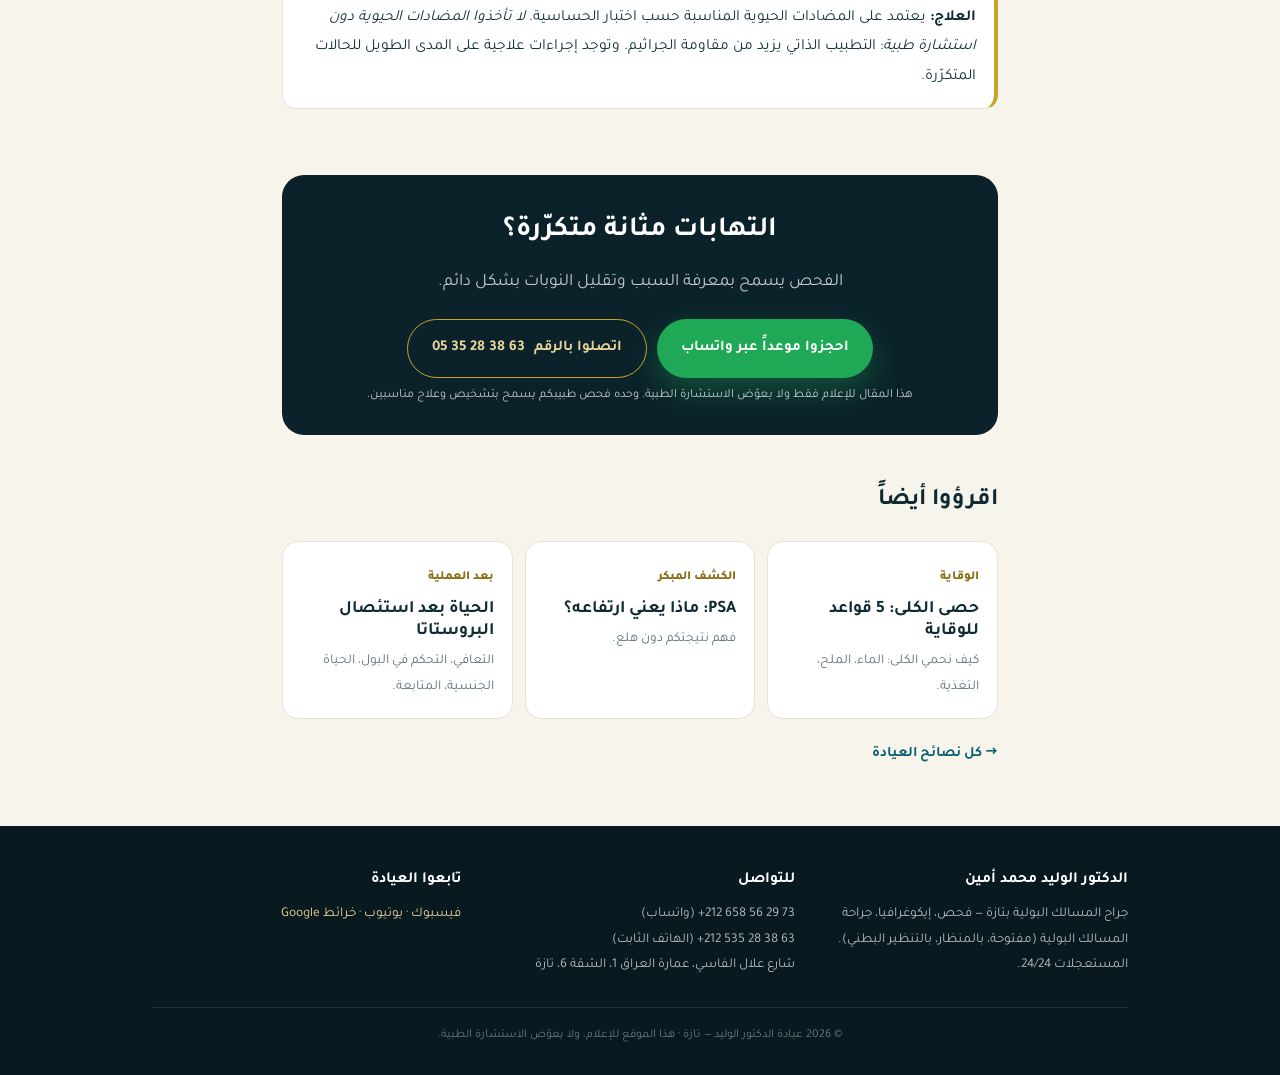
<file: articles/cystite-ar.html>
<!DOCTYPE html>
<html lang="ar" dir="rtl">
<head>
  <meta charset="UTF-8">
  <meta name="viewport" content="width=device-width, initial-scale=1.0">
  <title>التهاب المثانة المتكرّر عند المرأة — الدكتور الوليد، طبيب المسالك البولية بتازة</title>
  <meta name="description" content="التهابات المثانة المتكرّرة عند المرأة: الأسباب، الفحوصات، العلاج والوقاية الطبيعية. نصائح الدكتور الوليد، طبيب المسالك البولية بتازة.">
  <meta name="theme-color" content="#0B222A">
  <meta property="og:title" content="التهاب المثانة المتكرّر عند المرأة — الدكتور الوليد، طبيب المسالك البولية بتازة">
  <meta property="og:description" content="التهابات المثانة المتكرّرة عند المرأة: الأسباب، الفحوصات، العلاج والوقاية الطبيعية. نصائح الدكتور الوليد، طبيب المسالك البولية بتازة.">
  <meta property="og:type" content="article">
  <meta property="og:locale" content="ar_MA">
  <meta property="og:url" content="https://dr-eloualid.github.io/articles/cystite-ar.html">
  <meta property="og:image" content="https://dr-eloualid.github.io/assets/partage.jpg">
  <meta property="og:image:width" content="1200">
  <meta property="og:image:height" content="630">
  <meta name="twitter:card" content="summary_large_image">
  <link rel="canonical" href="https://dr-eloualid.github.io/articles/cystite-ar.html">
  <link rel="alternate" hreflang="ar" href="https://dr-eloualid.github.io/articles/cystite-ar.html">
  <link rel="alternate" hreflang="fr" href="https://dr-eloualid.github.io/articles/cystite.html">
  <link rel="alternate" hreflang="x-default" href="https://dr-eloualid.github.io/articles/cystite.html">
  <link rel="icon" type="image/svg+xml" href="../assets/icone.svg">
  <link rel="apple-touch-icon" href="../assets/icone-180.png">
  <link rel="preconnect" href="https://fonts.googleapis.com">
  <link rel="preconnect" href="https://fonts.gstatic.com" crossorigin>
  <link href="https://fonts.googleapis.com/css2?family=Tajawal:wght@400;500;700;800&family=IBM+Plex+Sans:wght@400;600&display=swap" rel="stylesheet">
  <link rel="stylesheet" href="article.css">
  <script type="application/ld+json">
  {
    "@context": "https://schema.org",
    "@graph": [
      {
        "@type": "MedicalWebPage",
        "@id": "https://dr-eloualid.github.io/articles/cystite-ar.html#page",
        "url": "https://dr-eloualid.github.io/articles/cystite-ar.html",
        "name": "التهاب المثانة المتكرّر عند المرأة",
        "headline": "التهاب المثانة المتكرّر عند المرأة",
        "description": "التهابات المثانة المتكرّرة عند المرأة: الأسباب، الفحوصات، العلاج والوقاية الطبيعية. نصائح الدكتور الوليد، طبيب المسالك البولية بتازة.",
        "inLanguage": "ar",
        "image": "https://dr-eloualid.github.io/assets/partage.jpg",
        "author": {
          "@type": "Person",
          "name": "الدكتور الوليد محمد أمين",
          "alternateName": "Dr Mohammed Amine El Oualid",
          "jobTitle": "جراح المسالك البولية",
          "url": "https://dr-eloualid.github.io/ar.html"
        },
        "publisher": {
          "@type": "Organization",
          "name": "عيادة المسالك البولية — الدكتور الوليد، تازة",
          "url": "https://dr-eloualid.github.io/",
          "logo": "https://dr-eloualid.github.io/assets/icone-180.png"
        },
        "isPartOf": {
          "@type": "WebSite",
          "name": "عيادة المسالك البولية — الدكتور الوليد، تازة",
          "url": "https://dr-eloualid.github.io/"
        }
      },
      {
        "@type": "BreadcrumbList",
        "itemListElement": [
          {
            "@type": "ListItem",
            "position": 1,
            "name": "الرئيسية",
            "item": "https://dr-eloualid.github.io/ar.html"
          },
          {
            "@type": "ListItem",
            "position": 2,
            "name": "التهاب المثانة المتكرّر عند المرأة",
            "item": "https://dr-eloualid.github.io/articles/cystite-ar.html"
          }
        ]
      }
    ]
  }
  </script>
</head>
<body>

<header class="topbar">
  <div class="container">
    <a class="brand" href="../ar.html">
      <span class="mark"><svg viewBox="0 0 34 34" aria-hidden="true"><path d="M13.5 6 C8.5 6 6 9.6 6 13.6 C6 17.6 8.7 21 12.3 21 C14.2 21 14.9 19.6 14 18.2 C12.8 16.4 12.8 10.6 14 8.8 C14.9 7.4 14.4 6 13.5 6 Z"/><path d="M20.5 6 C25.5 6 28 9.6 28 13.6 C28 17.6 25.3 21 21.7 21 C19.8 21 19.1 19.6 20 18.2 C21.2 16.4 21.2 10.6 20 8.8 C19.1 7.4 19.6 6 20.5 6 Z"/><path d="M14.3 13.5 C15.5 13.8 15.8 15 15.8 16.5 V26 C15.8 27.5 16.3 28 17 28 C17.7 28 18.2 27.5 18.2 26 V16.5 C18.2 15 18.5 13.8 19.7 13.5"/></svg></span>
      <span class="bt"><b>عيادة المسالك البولية</b><small>الدكتور الوليد · تازة</small></span>
    </a>
    <nav class="topnav">
      <a class="nav" href="../ar.html#contact">اتصلوا بنا</a>
      <a class="lang lang-fr" href="cystite.html" lang="fr">Français</a>
      <a class="rdv" href="https://wa.me/212658562973?text=%D8%A7%D9%84%D8%B3%D9%84%D8%A7%D9%85%20%D8%B9%D9%84%D9%8A%D9%83%D9%85%20%D8%AF%D9%83%D8%AA%D9%88%D8%B1%D8%8C%20%D8%A3%D8%B1%D9%8A%D8%AF%20%D8%A3%D8%AE%D8%B0%20%D9%85%D9%88%D8%B9%D8%AF">موعد</a>
    </nav>
  </div>
</header>

<section class="article-hero">
  <div class="container">
    <nav class="fil" aria-label="مسار التصفح"><a href="../ar.html">الرئيسية</a> › <a href="../ar.html#conseils">نصائح</a> › المرأة</nav>
    <span class="eyebrow">المرأة</span>
    <h1>التهاب المثانة المتكرّر عند المرأة</h1>
    <p class="meta">تعفّنات المسالك البولية المتكرّرة · الأسباب والوقاية</p>
    <p class="signature">بقلم <b>الدكتور الوليد محمد أمين</b>، جراح المسالك البولية بتازة</p>
  </div>
</section>

<main class="container">
  <article class="article-body">
    <p class="lead">نتحدث عن التهاب المثانة المتكرّر ابتداءً من <strong>4 نوبات في السنة</strong>. وهو شائع جداً عند المرأة ومزعج، لكن يمكن الوقاية منه وعلاجه جيداً عندما يُفحَص بشكل صحيح.</p>

    <h2>كيف نتعرّف على التهاب المثانة</h2>
    <ul>
      <li>حرقة أثناء التبوّل</li>
      <li>رغبة متكرّرة وملحّة في التبوّل، بكميات قليلة</li>
      <li>إحساس بالثقل، بول عكر أو كريه الرائحة</li>
    </ul>
    <div class="callout warn">
      <strong>علامات الخطر (التهاب الكلية):</strong> حمّى، ألم في الظهر أو الجنب، قشعريرة، تقيّؤ ← استشيروا الطبيب بسرعة. عند المرأة الحامل، يجب علاج أي تعفّن في المسالك البولية.
    </div>

    <h2>لماذا يتكرّر؟</h2>
    <p>هناك عدة عوامل مساعدة: تشريح جسم المرأة (الإحليل قصير)، العلاقات الجنسية، الإمساك، النظافة غير المناسبة، قلّة شرب السوائل، سن اليأس (الجفاف)، وأحياناً داء السكري. الفحص يبحث عن سبب يمكن علاجه.</p>

    <h2>فحوصات المسالك البولية</h2>
    <p>حسب الحالة: <strong>تحليل البول (ECBU)</strong> مع اختبار حساسية المضادات الحيوية (antibiogramme)، إيكوغرافيا الجهاز البولي، وأحياناً البحث عن بقايا البول بعد التبوّل. الهدف هو استبعاد وجود حصاة أو انسداد أو إفراغ غير كامل للمثانة.</p>

    <h2>7 قواعد للوقاية</h2>
    <ol>
      <li>شرب الكثير من الماء (<span dir="ltr">1,5</span> إلى 2 لتر في اليوم)</li>
      <li>عدم حبس البول</li>
      <li>التبوّل بعد العلاقة الجنسية</li>
      <li>المسح من الأمام إلى الخلف</li>
      <li>محاربة الإمساك</li>
      <li>تجنّب الغسول المهبلي والصابون القوي</li>
      <li>ملابس داخلية من القطن</li>
    </ol>

    <div class="callout">
      <strong>العلاج:</strong> يعتمد على المضادات الحيوية المناسبة حسب اختبار الحساسية. <em>لا تأخذوا المضادات الحيوية دون استشارة طبية</em>: التطبيب الذاتي يزيد من مقاومة الجراثيم. وتوجد إجراءات علاجية على المدى الطويل للحالات المتكرّرة.
    </div>
  </article>

  <div class="article-cta">
    <h3>التهابات مثانة متكرّرة؟</h3>
    <p>الفحص يسمح بمعرفة السبب وتقليل النوبات بشكل دائم.</p>
    <div class="btns">
      <a href="https://wa.me/212658562973?text=%D8%A7%D9%84%D8%B3%D9%84%D8%A7%D9%85%20%D8%B9%D9%84%D9%8A%D9%83%D9%85%20%D8%AF%D9%83%D8%AA%D9%88%D8%B1%D8%8C%20%D8%A3%D8%B1%D9%8A%D8%AF%20%D8%A7%D8%B3%D8%AA%D8%B4%D8%A7%D8%B1%D8%A9%20%D8%A8%D8%B3%D8%A8%D8%A8%20%D8%A7%D9%84%D8%AA%D9%87%D8%A7%D8%A8%D8%A7%D8%AA%20%D8%A7%D9%84%D9%85%D8%AB%D8%A7%D9%86%D8%A9%20%D8%A7%D9%84%D9%85%D8%AA%D9%83%D8%B1%D9%91%D8%B1%D8%A9" class="btn btn-wa">احجزوا موعداً عبر واتساب</a>
      <a href="tel:+212535283863" class="btn btn-gold">اتصلوا بالرقم <span dir="ltr">05 35 28 38 63</span></a>
    </div>
    <p class="disclaimer">هذا المقال للإعلام فقط ولا يعوّض الاستشارة الطبية. وحده فحص طبيبكم يسمح بتشخيص وعلاج مناسبين.</p>
  </div>

  <section class="aussi">
    <h2>اقرؤوا أيضاً</h2>
    <div class="aussi-grid">
      <a class="art" href="calculs-renaux-ar.html"><span class="tag">الوقاية</span><h3>حصى الكلى: 5 قواعد للوقاية</h3><p>كيف نحمي الكلى: الماء، الملح، التغذية.</p></a>
      <a class="art" href="psa-prostate-ar.html"><span class="tag">الكشف المبكر</span><h3>PSA: ماذا يعني ارتفاعه؟</h3><p>فهم نتيجتكم دون هلع.</p></a>
      <a class="art" href="prostatectomie-ar.html"><span class="tag">بعد العملية</span><h3>الحياة بعد استئصال البروستاتا</h3><p>التعافي، التحكم في البول، الحياة الجنسية، المتابعة.</p></a>
    </div>
    <a class="retour" href="../ar.html#conseils">→ كل نصائح العيادة</a>
  </section>
</main>

<footer>
  <div class="container">
    <div class="f-grid">
      <div><b>الدكتور الوليد محمد أمين</b>جراح المسالك البولية بتازة — فحص، إيكوغرافيا، جراحة المسالك البولية (مفتوحة، بالمنظار، بالتنظير البطني). المستعجلات 24/24.</div>
      <div><b>للتواصل</b><span dir="ltr">+212 658 56 29 73</span> (واتساب)<br><span dir="ltr">+212 535 28 38 63</span> (الهاتف الثابت)<br>شارع علال الفاسي، عمارة العراق 1، الشقة 6، تازة</div>
      <div><b>تابعوا العيادة</b><a href="https://www.facebook.com/urologuetaza" target="_blank" rel="noopener">فيسبوك</a> · <a href="https://www.youtube.com/channel/UCzK8FU2B46n0EKbxVtEmukA" target="_blank" rel="noopener">يوتيوب</a> · <a href="https://www.google.com/maps/search/?api=1&amp;query=Cabinet%20Urologie%20Dr%20El%20Oualid%20Taza&amp;query_place_id=ChIJkWoVLoMXng0RQgrMnZ6-3EY" target="_blank" rel="noopener">خرائط Google</a></div>
    </div>
    <div class="f-bottom">© 2026 عيادة الدكتور الوليد — تازة · هذا الموقع للإعلام، ولا يعوّض الاستشارة الطبية.</div>
  </div>
</footer>

<div class="sticky-cta"><a href="https://wa.me/212658562973?text=%D8%A7%D9%84%D8%B3%D9%84%D8%A7%D9%85%20%D8%B9%D9%84%D9%8A%D9%83%D9%85%20%D8%AF%D9%83%D8%AA%D9%88%D8%B1%D8%8C%20%D8%A3%D8%B1%D9%8A%D8%AF%20%D8%A7%D8%B3%D8%AA%D8%B4%D8%A7%D8%B1%D8%A9%20%D8%A8%D8%B3%D8%A8%D8%A8%20%D8%A7%D9%84%D8%AA%D9%87%D8%A7%D8%A8%D8%A7%D8%AA%20%D8%A7%D9%84%D9%85%D8%AB%D8%A7%D9%86%D8%A9%20%D8%A7%D9%84%D9%85%D8%AA%D9%83%D8%B1%D9%91%D8%B1%D8%A9">💬 احجزوا موعداً</a></div>
<script src="../assistant.js" defer></script>
</body>
</html>
</file>
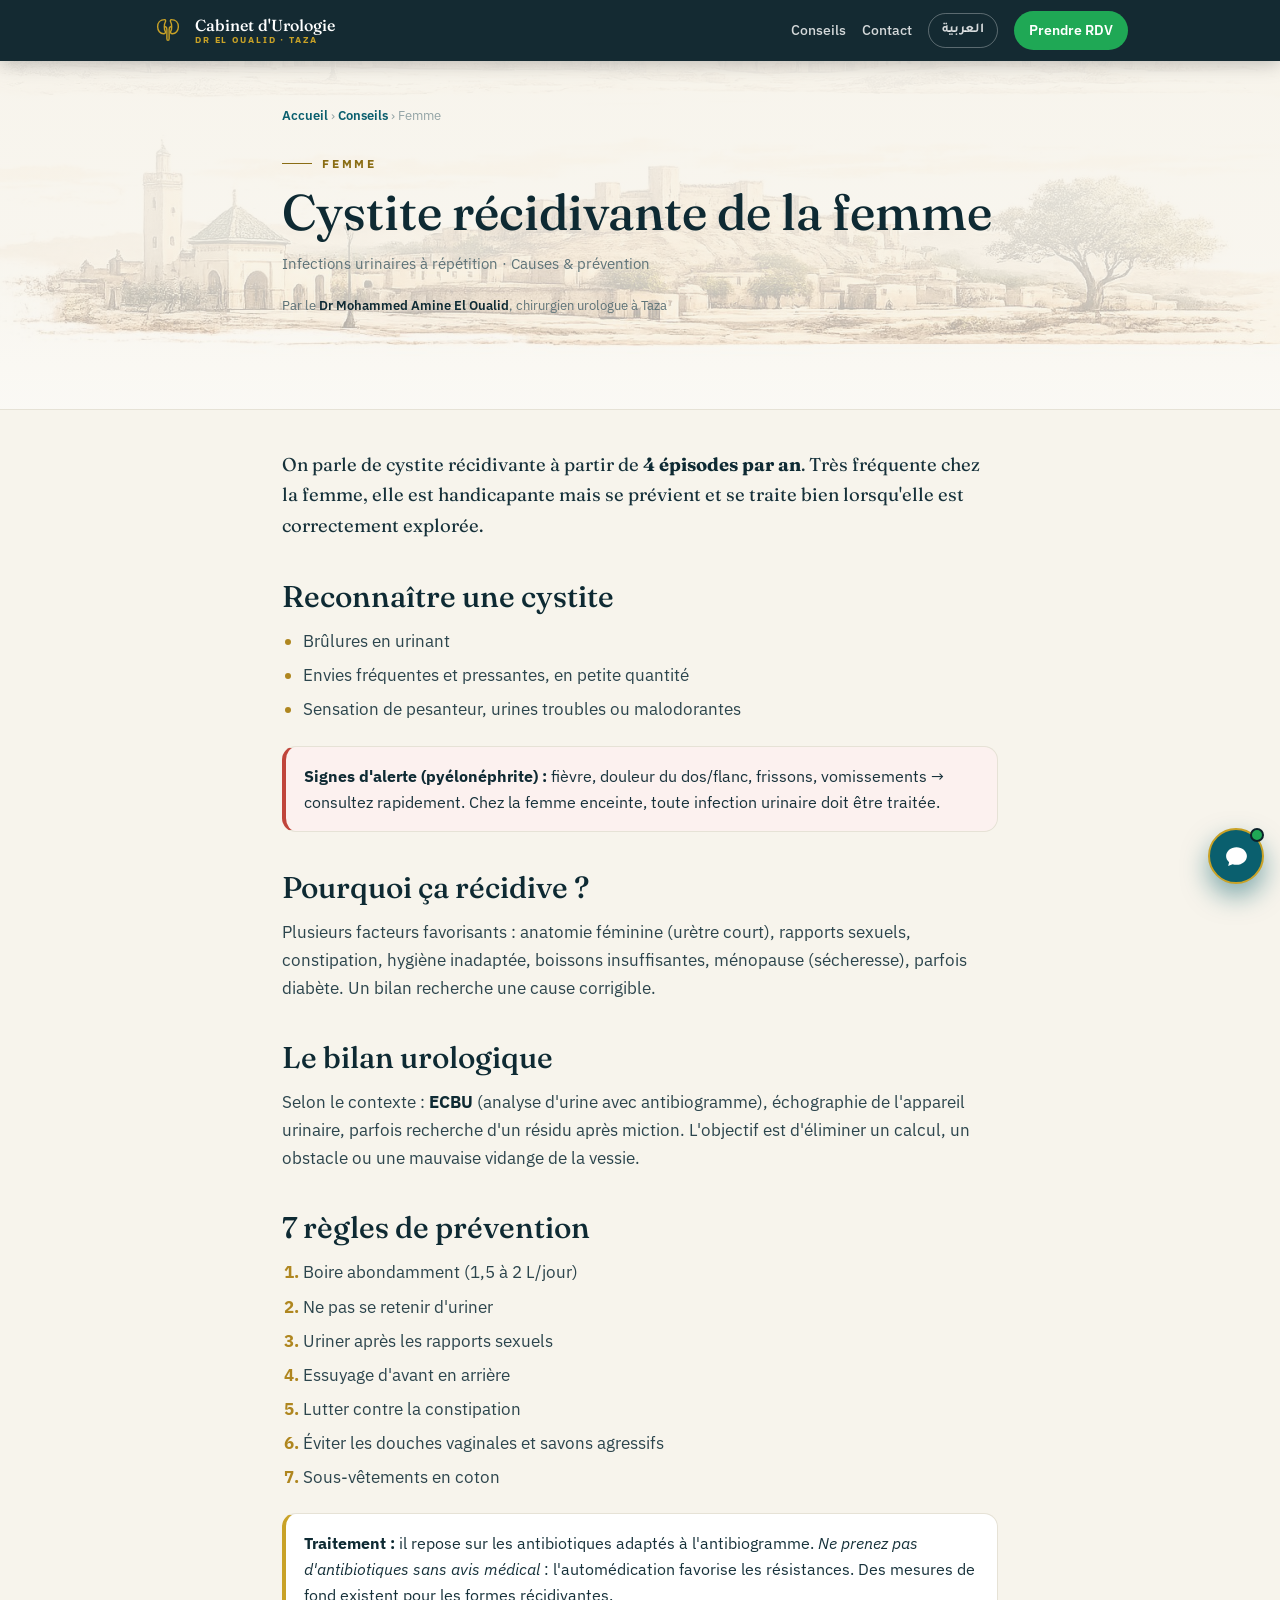
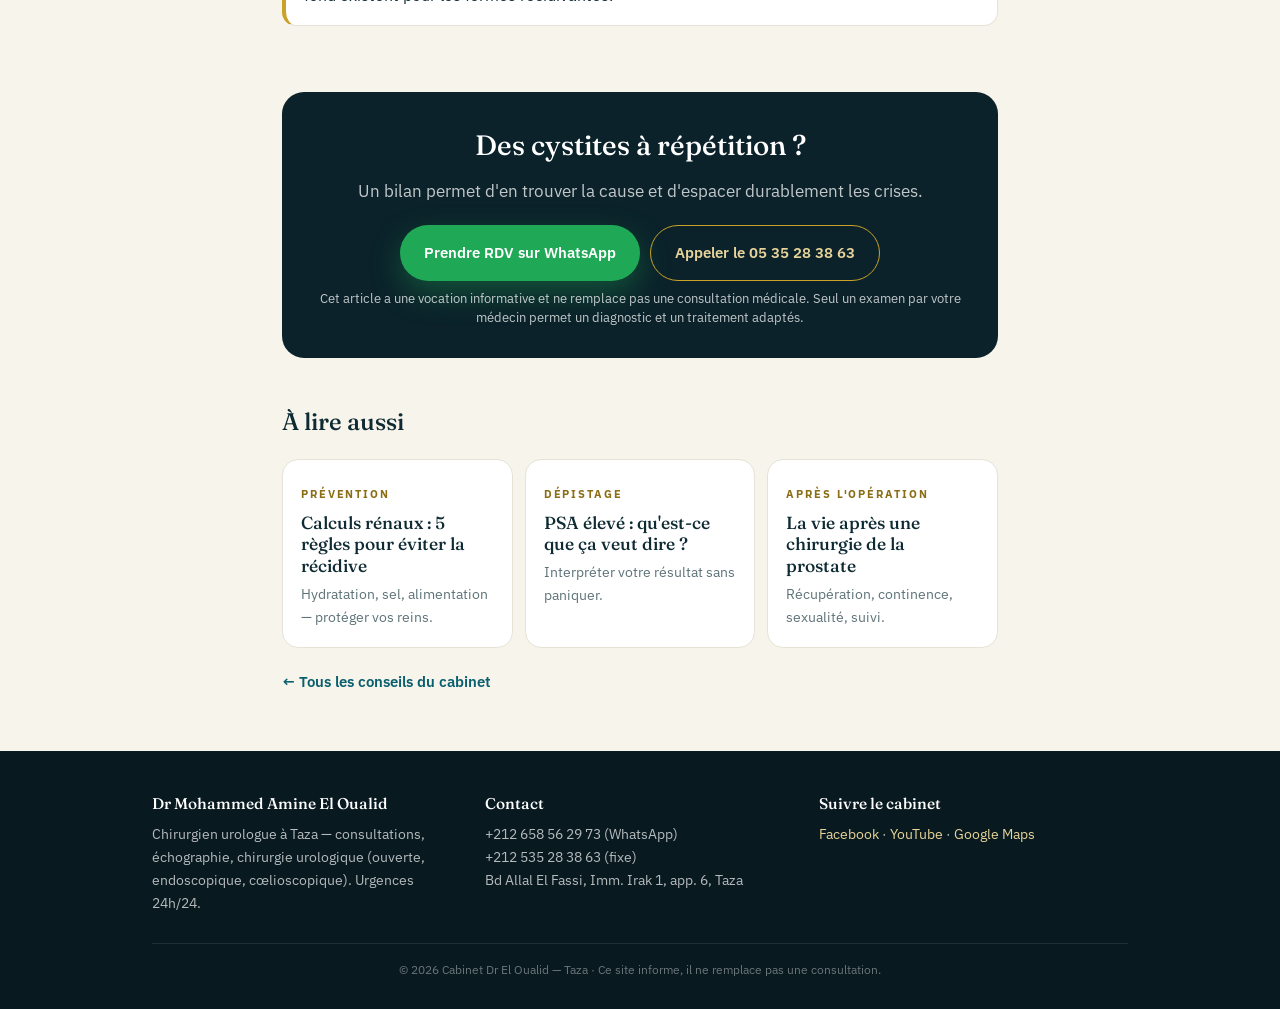
<file: articles/cystite.html>
<!DOCTYPE html>
<html lang="fr">
<head>
  <meta charset="UTF-8">
  <meta name="viewport" content="width=device-width, initial-scale=1.0">
  <title>Cystite récidivante de la femme — Dr EL OUALID, Urologue Taza</title>
  <meta name="description" content="Cystites à répétition chez la femme : causes, bilan, traitement et prévention naturelle. Conseils du Dr EL OUALID, urologue à Taza.">
  <meta name="keywords" content="cystite, infection urinaire, femme, récidive, urologue Taza, prévention">
  <meta name="theme-color" content="#0B222A">
  <meta property="og:title" content="Cystite récidivante de la femme — Dr El Oualid, urologue à Taza">
  <meta property="og:description" content="Cystites à répétition chez la femme : causes, bilan, traitement et prévention naturelle. Conseils du Dr EL OUALID, urologue à Taza.">
  <meta property="og:type" content="article">
  <meta property="og:locale" content="fr_MA">
  <meta property="og:url" content="https://dr-eloualid.github.io/articles/cystite.html">
  <meta property="og:image" content="https://dr-eloualid.github.io/assets/partage.jpg">
  <meta property="og:image:width" content="1200">
  <meta property="og:image:height" content="630">
  <meta name="twitter:card" content="summary_large_image">
  <link rel="canonical" href="https://dr-eloualid.github.io/articles/cystite.html">
  <link rel="alternate" hreflang="fr" href="https://dr-eloualid.github.io/articles/cystite.html">
  <link rel="alternate" hreflang="ar" href="https://dr-eloualid.github.io/articles/cystite-ar.html">
  <link rel="alternate" hreflang="x-default" href="https://dr-eloualid.github.io/articles/cystite.html">
  <link rel="icon" type="image/svg+xml" href="../assets/icone.svg">
  <link rel="apple-touch-icon" href="../assets/icone-180.png">
  <link rel="preconnect" href="https://fonts.googleapis.com">
  <link rel="preconnect" href="https://fonts.gstatic.com" crossorigin>
  <link href="https://fonts.googleapis.com/css2?family=Fraunces:opsz,wght@9..144,400;9..144,500&family=IBM+Plex+Sans:wght@400;500;600;700&family=Tajawal:wght@700&display=swap" rel="stylesheet">
  <link rel="stylesheet" href="article.css">
  <script type="application/ld+json">
  {
    "@context": "https://schema.org",
    "@graph": [
      {
        "@type": "MedicalWebPage",
        "@id": "https://dr-eloualid.github.io/articles/cystite.html#page",
        "url": "https://dr-eloualid.github.io/articles/cystite.html",
        "name": "Cystite récidivante de la femme",
        "headline": "Cystite récidivante de la femme",
        "description": "Cystites à répétition chez la femme : causes, bilan, traitement et prévention naturelle. Conseils du Dr EL OUALID, urologue à Taza.",
        "inLanguage": "fr",
        "image": "https://dr-eloualid.github.io/assets/partage.jpg",
        "author": {
          "@type": "Person",
          "name": "Dr Mohammed Amine El Oualid",
          "jobTitle": "Chirurgien urologue",
          "url": "https://dr-eloualid.github.io/"
        },
        "publisher": {
          "@type": "Organization",
          "name": "Cabinet d'urologie Dr El Oualid — Taza",
          "url": "https://dr-eloualid.github.io/",
          "logo": "https://dr-eloualid.github.io/assets/icone-180.png"
        },
        "isPartOf": {
          "@type": "WebSite",
          "name": "Cabinet d'urologie Dr El Oualid — Taza",
          "url": "https://dr-eloualid.github.io/"
        }
      },
      {
        "@type": "BreadcrumbList",
        "itemListElement": [
          {
            "@type": "ListItem",
            "position": 1,
            "name": "Accueil",
            "item": "https://dr-eloualid.github.io/"
          },
          {
            "@type": "ListItem",
            "position": 2,
            "name": "Conseils & prévention",
            "item": "https://dr-eloualid.github.io/#conseils"
          },
          {
            "@type": "ListItem",
            "position": 3,
            "name": "Cystite récidivante de la femme",
            "item": "https://dr-eloualid.github.io/articles/cystite.html"
          }
        ]
      }
    ]
  }
  </script>
</head>
<body>

<header class="topbar">
  <div class="container">
    <a class="brand" href="../index.html">
      <span class="mark"><svg viewBox="0 0 34 34" aria-hidden="true"><path d="M13.5 6 C8.5 6 6 9.6 6 13.6 C6 17.6 8.7 21 12.3 21 C14.2 21 14.9 19.6 14 18.2 C12.8 16.4 12.8 10.6 14 8.8 C14.9 7.4 14.4 6 13.5 6 Z"/><path d="M20.5 6 C25.5 6 28 9.6 28 13.6 C28 17.6 25.3 21 21.7 21 C19.8 21 19.1 19.6 20 18.2 C21.2 16.4 21.2 10.6 20 8.8 C19.1 7.4 19.6 6 20.5 6 Z"/><path d="M14.3 13.5 C15.5 13.8 15.8 15 15.8 16.5 V26 C15.8 27.5 16.3 28 17 28 C17.7 28 18.2 27.5 18.2 26 V16.5 C18.2 15 18.5 13.8 19.7 13.5"/></svg></span>
      <span class="bt"><b>Cabinet d'Urologie</b><small>Dr El Oualid · Taza</small></span>
    </a>
    <nav class="topnav">
      <a class="nav" href="../index.html#conseils">Conseils</a>
      <a class="nav" href="../index.html#contact">Contact</a>
      <a class="lang" href="cystite-ar.html" lang="ar">العربية</a>
      <a class="rdv" href="https://wa.me/212658562973?text=Bonjour%20Docteur%2C%20je%20souhaite%20prendre%20un%20rendez-vous">Prendre RDV</a>
    </nav>
  </div>
</header>

<section class="article-hero">
  <div class="container">
    <nav class="fil" aria-label="Fil d'Ariane"><a href="../index.html">Accueil</a> › <a href="../index.html#conseils">Conseils</a> › Femme</nav>
    <span class="eyebrow">Femme</span>
    <h1>Cystite récidivante de la femme</h1>
    <p class="meta">Infections urinaires à répétition · Causes & prévention</p>
    <p class="signature">Par le <b>Dr Mohammed Amine El Oualid</b>, chirurgien urologue à Taza</p>
  </div>
</section>

<main class="container">
  <article class="article-body">
    <p class="lead">On parle de cystite récidivante à partir de <strong>4 épisodes par an</strong>. Très fréquente chez la femme, elle est handicapante mais se prévient et se traite bien lorsqu'elle est correctement explorée.</p>

    <h2>Reconnaître une cystite</h2>
    <ul>
      <li>Brûlures en urinant</li>
      <li>Envies fréquentes et pressantes, en petite quantité</li>
      <li>Sensation de pesanteur, urines troubles ou malodorantes</li>
    </ul>
    <div class="callout warn">
      <strong>Signes d'alerte (pyélonéphrite) :</strong> fièvre, douleur du dos/flanc, frissons, vomissements → consultez rapidement. Chez la femme enceinte, toute infection urinaire doit être traitée.
    </div>

    <h2>Pourquoi ça récidive ?</h2>
    <p>Plusieurs facteurs favorisants : anatomie féminine (urètre court), rapports sexuels, constipation, hygiène inadaptée, boissons insuffisantes, ménopause (sécheresse), parfois diabète. Un bilan recherche une cause corrigible.</p>

    <h2>Le bilan urologique</h2>
    <p>Selon le contexte : <strong>ECBU</strong> (analyse d'urine avec antibiogramme), échographie de l'appareil urinaire, parfois recherche d'un résidu après miction. L'objectif est d'éliminer un calcul, un obstacle ou une mauvaise vidange de la vessie.</p>

    <h2>7 règles de prévention</h2>
    <ol>
      <li>Boire abondamment (1,5 à 2 L/jour)</li>
      <li>Ne pas se retenir d'uriner</li>
      <li>Uriner après les rapports sexuels</li>
      <li>Essuyage d'avant en arrière</li>
      <li>Lutter contre la constipation</li>
      <li>Éviter les douches vaginales et savons agressifs</li>
      <li>Sous-vêtements en coton</li>
    </ol>

    <div class="callout">
      <strong>Traitement :</strong> il repose sur les antibiotiques adaptés à l'antibiogramme. <em>Ne prenez pas d'antibiotiques sans avis médical</em> : l'automédication favorise les résistances. Des mesures de fond existent pour les formes récidivantes.
    </div>
  </article>

  <div class="article-cta">
    <h3>Des cystites à répétition ?</h3>
    <p>Un bilan permet d'en trouver la cause et d'espacer durablement les crises.</p>
    <div class="btns">
      <a href="https://wa.me/212658562973?text=Bonjour%20Docteur%2C%20je%20souhaite%20consulter%20pour%20des%20cystites%20%C3%A0%20r%C3%A9p%C3%A9tition" class="btn btn-wa">Prendre RDV sur WhatsApp</a>
      <a href="tel:+212535283863" class="btn btn-gold">Appeler le 05 35 28 38 63</a>
    </div>
    <p class="disclaimer">Cet article a une vocation informative et ne remplace pas une consultation médicale. Seul un examen par votre médecin permet un diagnostic et un traitement adaptés.</p>
  </div>

  <section class="aussi">
    <h2>À lire aussi</h2>
    <div class="aussi-grid">
      <a class="art" href="calculs-renaux.html"><span class="tag">Prévention</span><h3>Calculs rénaux : 5 règles pour éviter la récidive</h3><p>Hydratation, sel, alimentation — protéger vos reins.</p></a>
      <a class="art" href="psa-prostate.html"><span class="tag">Dépistage</span><h3>PSA élevé : qu'est-ce que ça veut dire ?</h3><p>Interpréter votre résultat sans paniquer.</p></a>
      <a class="art" href="prostatectomie.html"><span class="tag">Après l'opération</span><h3>La vie après une chirurgie de la prostate</h3><p>Récupération, continence, sexualité, suivi.</p></a>
    </div>
    <a class="retour" href="../index.html#conseils">← Tous les conseils du cabinet</a>
  </section>
</main>

<footer>
  <div class="container">
    <div class="f-grid">
      <div><b>Dr Mohammed Amine El Oualid</b>Chirurgien urologue à Taza — consultations, échographie, chirurgie urologique (ouverte, endoscopique, cœlioscopique). Urgences 24h/24.</div>
      <div><b>Contact</b>+212 658 56 29 73 (WhatsApp)<br>+212 535 28 38 63 (fixe)<br>Bd Allal El Fassi, Imm. Irak 1, app. 6, Taza</div>
      <div><b>Suivre le cabinet</b><a href="https://www.facebook.com/urologuetaza" target="_blank" rel="noopener">Facebook</a> · <a href="https://www.youtube.com/channel/UCzK8FU2B46n0EKbxVtEmukA" target="_blank" rel="noopener">YouTube</a> · <a href="https://www.google.com/maps/search/?api=1&amp;query=Cabinet%20Urologie%20Dr%20El%20Oualid%20Taza&amp;query_place_id=ChIJkWoVLoMXng0RQgrMnZ6-3EY" target="_blank" rel="noopener">Google Maps</a></div>
    </div>
    <div class="f-bottom">© 2026 Cabinet Dr El Oualid — Taza · Ce site informe, il ne remplace pas une consultation.</div>
  </div>
</footer>

<div class="sticky-cta"><a href="https://wa.me/212658562973?text=Bonjour%20Docteur%2C%20je%20souhaite%20consulter%20pour%20des%20cystites%20%C3%A0%20r%C3%A9p%C3%A9tition">💬 Prendre rendez-vous</a></div>
<script src="../assistant.js" defer></script>
</body>
</html>
</file>
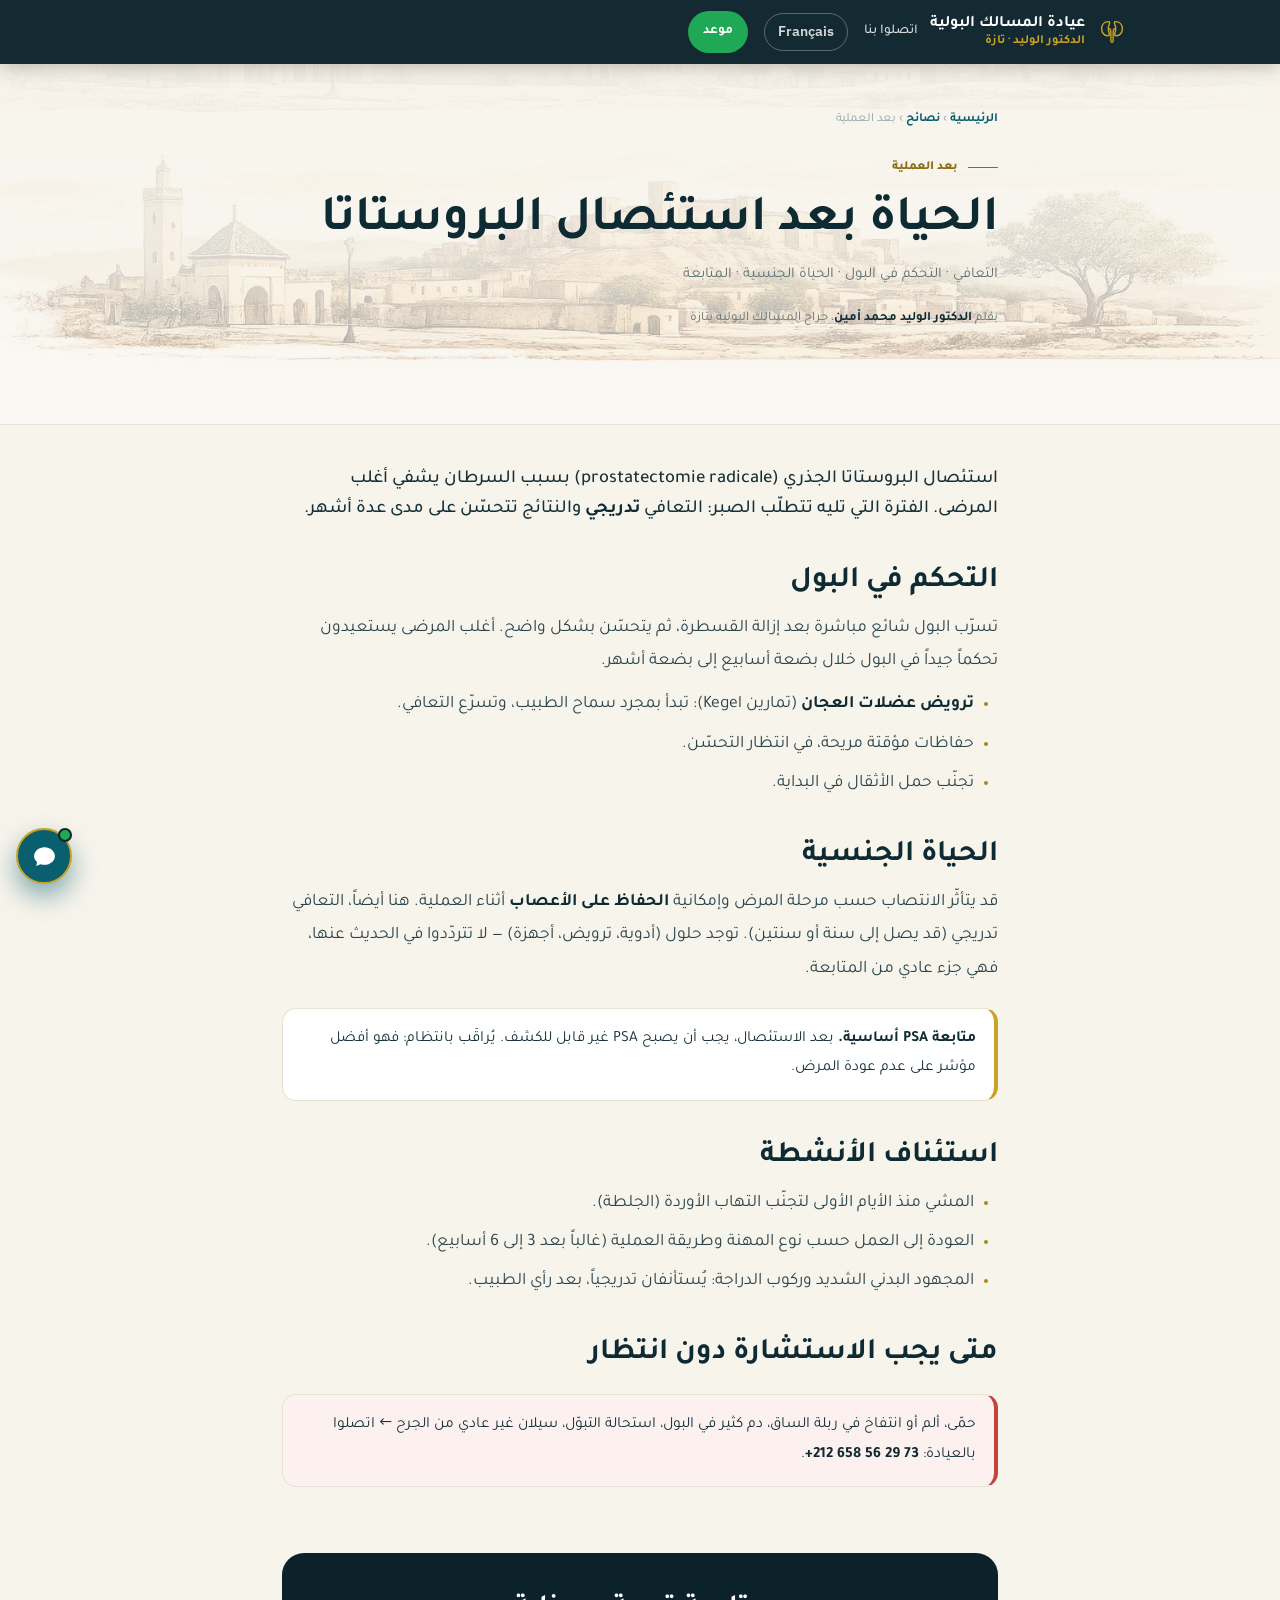
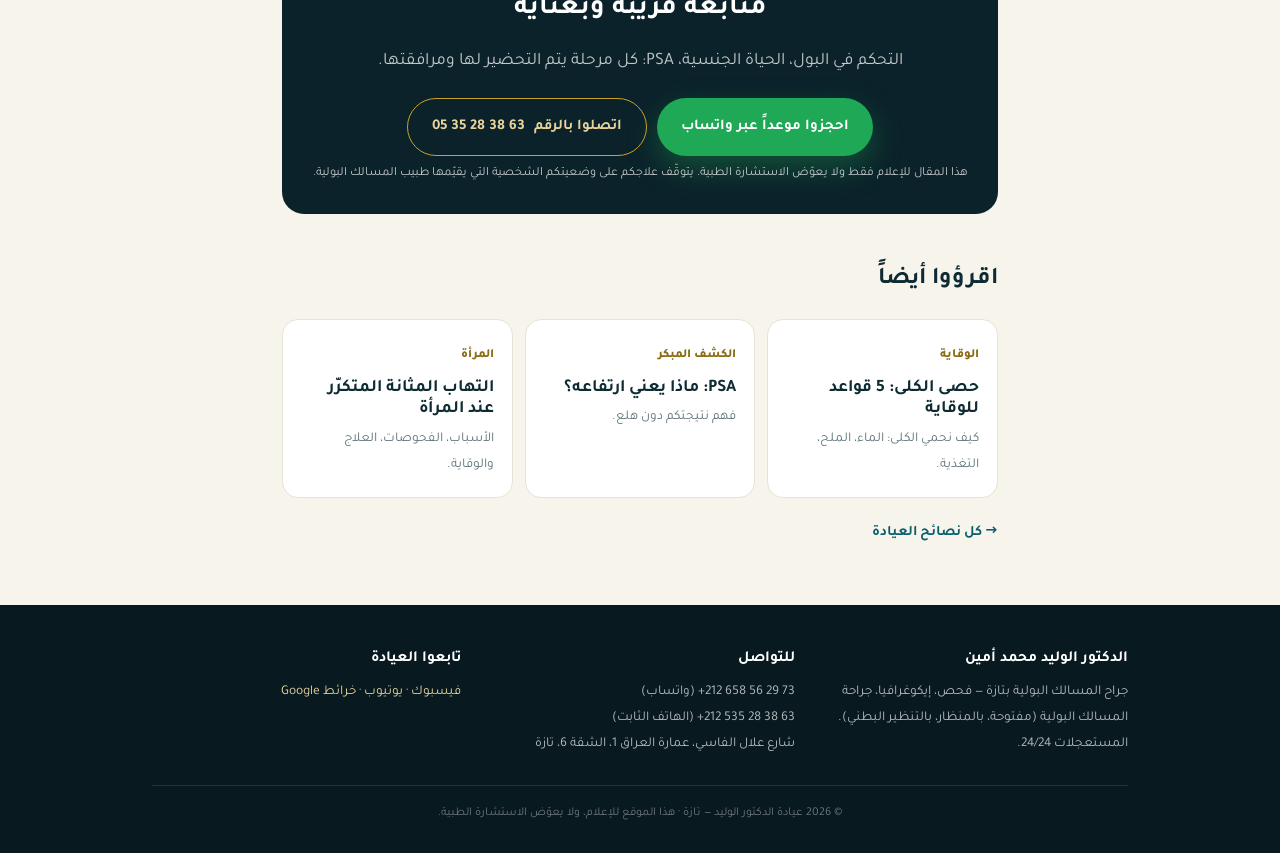
<file: articles/prostatectomie-ar.html>
<!DOCTYPE html>
<html lang="ar" dir="rtl">
<head>
  <meta charset="UTF-8">
  <meta name="viewport" content="width=device-width, initial-scale=1.0">
  <title>الحياة بعد استئصال البروستاتا — الدكتور الوليد، طبيب المسالك البولية بتازة</title>
  <meta name="description" content="التعافي بعد استئصال البروستاتا: التحكم في البول، الحياة الجنسية، متابعة PSA، الترويض. نصائح الدكتور الوليد، طبيب المسالك البولية بتازة.">
  <meta name="theme-color" content="#0B222A">
  <meta property="og:title" content="الحياة بعد استئصال البروستاتا — الدكتور الوليد، طبيب المسالك البولية بتازة">
  <meta property="og:description" content="التعافي بعد استئصال البروستاتا: التحكم في البول، الحياة الجنسية، متابعة PSA، الترويض. نصائح الدكتور الوليد، طبيب المسالك البولية بتازة.">
  <meta property="og:type" content="article">
  <meta property="og:locale" content="ar_MA">
  <meta property="og:url" content="https://dr-eloualid.github.io/articles/prostatectomie-ar.html">
  <meta property="og:image" content="https://dr-eloualid.github.io/assets/partage.jpg">
  <meta property="og:image:width" content="1200">
  <meta property="og:image:height" content="630">
  <meta name="twitter:card" content="summary_large_image">
  <link rel="canonical" href="https://dr-eloualid.github.io/articles/prostatectomie-ar.html">
  <link rel="alternate" hreflang="ar" href="https://dr-eloualid.github.io/articles/prostatectomie-ar.html">
  <link rel="alternate" hreflang="fr" href="https://dr-eloualid.github.io/articles/prostatectomie.html">
  <link rel="alternate" hreflang="x-default" href="https://dr-eloualid.github.io/articles/prostatectomie.html">
  <link rel="icon" type="image/svg+xml" href="../assets/icone.svg">
  <link rel="apple-touch-icon" href="../assets/icone-180.png">
  <link rel="preconnect" href="https://fonts.googleapis.com">
  <link rel="preconnect" href="https://fonts.gstatic.com" crossorigin>
  <link href="https://fonts.googleapis.com/css2?family=Tajawal:wght@400;500;700;800&family=IBM+Plex+Sans:wght@400;600&display=swap" rel="stylesheet">
  <link rel="stylesheet" href="article.css">
  <script type="application/ld+json">
  {
    "@context": "https://schema.org",
    "@graph": [
      {
        "@type": "MedicalWebPage",
        "@id": "https://dr-eloualid.github.io/articles/prostatectomie-ar.html#page",
        "url": "https://dr-eloualid.github.io/articles/prostatectomie-ar.html",
        "name": "الحياة بعد استئصال البروستاتا",
        "headline": "الحياة بعد استئصال البروستاتا",
        "description": "التعافي بعد استئصال البروستاتا: التحكم في البول، الحياة الجنسية، متابعة PSA، الترويض. نصائح الدكتور الوليد، طبيب المسالك البولية بتازة.",
        "inLanguage": "ar",
        "image": "https://dr-eloualid.github.io/assets/partage.jpg",
        "author": {
          "@type": "Person",
          "name": "الدكتور الوليد محمد أمين",
          "alternateName": "Dr Mohammed Amine El Oualid",
          "jobTitle": "جراح المسالك البولية",
          "url": "https://dr-eloualid.github.io/ar.html"
        },
        "publisher": {
          "@type": "Organization",
          "name": "عيادة المسالك البولية — الدكتور الوليد، تازة",
          "url": "https://dr-eloualid.github.io/",
          "logo": "https://dr-eloualid.github.io/assets/icone-180.png"
        },
        "isPartOf": {
          "@type": "WebSite",
          "name": "عيادة المسالك البولية — الدكتور الوليد، تازة",
          "url": "https://dr-eloualid.github.io/"
        }
      },
      {
        "@type": "BreadcrumbList",
        "itemListElement": [
          {
            "@type": "ListItem",
            "position": 1,
            "name": "الرئيسية",
            "item": "https://dr-eloualid.github.io/ar.html"
          },
          {
            "@type": "ListItem",
            "position": 2,
            "name": "الحياة بعد استئصال البروستاتا",
            "item": "https://dr-eloualid.github.io/articles/prostatectomie-ar.html"
          }
        ]
      }
    ]
  }
  </script>
</head>
<body>

<header class="topbar">
  <div class="container">
    <a class="brand" href="../ar.html">
      <span class="mark"><svg viewBox="0 0 34 34" aria-hidden="true"><path d="M13.5 6 C8.5 6 6 9.6 6 13.6 C6 17.6 8.7 21 12.3 21 C14.2 21 14.9 19.6 14 18.2 C12.8 16.4 12.8 10.6 14 8.8 C14.9 7.4 14.4 6 13.5 6 Z"/><path d="M20.5 6 C25.5 6 28 9.6 28 13.6 C28 17.6 25.3 21 21.7 21 C19.8 21 19.1 19.6 20 18.2 C21.2 16.4 21.2 10.6 20 8.8 C19.1 7.4 19.6 6 20.5 6 Z"/><path d="M14.3 13.5 C15.5 13.8 15.8 15 15.8 16.5 V26 C15.8 27.5 16.3 28 17 28 C17.7 28 18.2 27.5 18.2 26 V16.5 C18.2 15 18.5 13.8 19.7 13.5"/></svg></span>
      <span class="bt"><b>عيادة المسالك البولية</b><small>الدكتور الوليد · تازة</small></span>
    </a>
    <nav class="topnav">
      <a class="nav" href="../ar.html#contact">اتصلوا بنا</a>
      <a class="lang lang-fr" href="prostatectomie.html" lang="fr">Français</a>
      <a class="rdv" href="https://wa.me/212658562973?text=%D8%A7%D9%84%D8%B3%D9%84%D8%A7%D9%85%20%D8%B9%D9%84%D9%8A%D9%83%D9%85%20%D8%AF%D9%83%D8%AA%D9%88%D8%B1%D8%8C%20%D8%A3%D8%B1%D9%8A%D8%AF%20%D8%A3%D8%AE%D8%B0%20%D9%85%D9%88%D8%B9%D8%AF">موعد</a>
    </nav>
  </div>
</header>

<section class="article-hero">
  <div class="container">
    <nav class="fil" aria-label="مسار التصفح"><a href="../ar.html">الرئيسية</a> › <a href="../ar.html#conseils">نصائح</a> › بعد العملية</nav>
    <span class="eyebrow">بعد العملية</span>
    <h1>الحياة بعد استئصال البروستاتا</h1>
    <p class="meta">التعافي · التحكم في البول · الحياة الجنسية · المتابعة</p>
    <p class="signature">بقلم <b>الدكتور الوليد محمد أمين</b>، جراح المسالك البولية بتازة</p>
  </div>
</section>

<main class="container">
  <article class="article-body">
    <p class="lead">استئصال البروستاتا الجذري (prostatectomie radicale) بسبب السرطان يشفي أغلب المرضى. الفترة التي تليه تتطلّب الصبر: التعافي <strong>تدريجي</strong> والنتائج تتحسّن على مدى عدة أشهر.</p>

    <h2>التحكم في البول</h2>
    <p>تسرّب البول شائع مباشرة بعد إزالة القسطرة، ثم يتحسّن بشكل واضح. أغلب المرضى يستعيدون تحكماً جيداً في البول خلال بضعة أسابيع إلى بضعة أشهر.</p>
    <ul>
      <li><strong>ترويض عضلات العجان</strong> (تمارين Kegel): تبدأ بمجرد سماح الطبيب، وتسرّع التعافي.</li>
      <li>حفاظات مؤقتة مريحة، في انتظار التحسّن.</li>
      <li>تجنّب حمل الأثقال في البداية.</li>
    </ul>

    <h2>الحياة الجنسية</h2>
    <p>قد يتأثّر الانتصاب حسب مرحلة المرض وإمكانية <strong>الحفاظ على الأعصاب</strong> أثناء العملية. هنا أيضاً، التعافي تدريجي (قد يصل إلى سنة أو سنتين). توجد حلول (أدوية، ترويض، أجهزة) — لا تتردّدوا في الحديث عنها، فهي جزء عادي من المتابعة.</p>
    <div class="callout">
      <strong>متابعة PSA أساسية.</strong> بعد الاستئصال، يجب أن يصبح PSA غير قابل للكشف. يُراقَب بانتظام: فهو أفضل مؤشر على عدم عودة المرض.
    </div>

    <h2>استئناف الأنشطة</h2>
    <ul>
      <li>المشي منذ الأيام الأولى لتجنّب التهاب الأوردة (الجلطة).</li>
      <li>العودة إلى العمل حسب نوع المهنة وطريقة العملية (غالباً بعد 3 إلى 6 أسابيع).</li>
      <li>المجهود البدني الشديد وركوب الدراجة: يُستأنفان تدريجياً، بعد رأي الطبيب.</li>
    </ul>

    <h2>متى يجب الاستشارة دون انتظار</h2>
    <div class="callout warn">
      حمّى، ألم أو انتفاخ في ربلة الساق، دم كثير في البول، استحالة التبوّل، سيلان غير عادي من الجرح ← اتصلوا بالعيادة: <strong dir="ltr">+212 658 56 29 73</strong>.
    </div>
  </article>

  <div class="article-cta">
    <h3>متابعة قريبة وبعناية</h3>
    <p>التحكم في البول، الحياة الجنسية، PSA: كل مرحلة يتم التحضير لها ومرافقتها.</p>
    <div class="btns">
      <a href="https://wa.me/212658562973?text=%D8%A7%D9%84%D8%B3%D9%84%D8%A7%D9%85%20%D8%B9%D9%84%D9%8A%D9%83%D9%85%20%D8%AF%D9%83%D8%AA%D9%88%D8%B1%D8%8C%20%D8%A3%D8%B1%D9%8A%D8%AF%20%D9%85%D9%88%D8%B9%D8%AF%20%D9%85%D8%AA%D8%A7%D8%A8%D8%B9%D8%A9%20%D8%A8%D8%B9%D8%AF%20%D8%A7%D8%B3%D8%AA%D8%A6%D8%B5%D8%A7%D9%84%20%D8%A7%D9%84%D8%A8%D8%B1%D9%88%D8%B3%D8%AA%D8%A7%D8%AA%D8%A7" class="btn btn-wa">احجزوا موعداً عبر واتساب</a>
      <a href="tel:+212535283863" class="btn btn-gold">اتصلوا بالرقم <span dir="ltr">05 35 28 38 63</span></a>
    </div>
    <p class="disclaimer">هذا المقال للإعلام فقط ولا يعوّض الاستشارة الطبية. يتوقّف علاجكم على وضعيتكم الشخصية التي يقيّمها طبيب المسالك البولية.</p>
  </div>

  <section class="aussi">
    <h2>اقرؤوا أيضاً</h2>
    <div class="aussi-grid">
      <a class="art" href="calculs-renaux-ar.html"><span class="tag">الوقاية</span><h3>حصى الكلى: 5 قواعد للوقاية</h3><p>كيف نحمي الكلى: الماء، الملح، التغذية.</p></a>
      <a class="art" href="psa-prostate-ar.html"><span class="tag">الكشف المبكر</span><h3>PSA: ماذا يعني ارتفاعه؟</h3><p>فهم نتيجتكم دون هلع.</p></a>
      <a class="art" href="cystite-ar.html"><span class="tag">المرأة</span><h3>التهاب المثانة المتكرّر عند المرأة</h3><p>الأسباب، الفحوصات، العلاج والوقاية.</p></a>
    </div>
    <a class="retour" href="../ar.html#conseils">→ كل نصائح العيادة</a>
  </section>
</main>

<footer>
  <div class="container">
    <div class="f-grid">
      <div><b>الدكتور الوليد محمد أمين</b>جراح المسالك البولية بتازة — فحص، إيكوغرافيا، جراحة المسالك البولية (مفتوحة، بالمنظار، بالتنظير البطني). المستعجلات 24/24.</div>
      <div><b>للتواصل</b><span dir="ltr">+212 658 56 29 73</span> (واتساب)<br><span dir="ltr">+212 535 28 38 63</span> (الهاتف الثابت)<br>شارع علال الفاسي، عمارة العراق 1، الشقة 6، تازة</div>
      <div><b>تابعوا العيادة</b><a href="https://www.facebook.com/urologuetaza" target="_blank" rel="noopener">فيسبوك</a> · <a href="https://www.youtube.com/channel/UCzK8FU2B46n0EKbxVtEmukA" target="_blank" rel="noopener">يوتيوب</a> · <a href="https://www.google.com/maps/search/?api=1&amp;query=Cabinet%20Urologie%20Dr%20El%20Oualid%20Taza&amp;query_place_id=ChIJkWoVLoMXng0RQgrMnZ6-3EY" target="_blank" rel="noopener">خرائط Google</a></div>
    </div>
    <div class="f-bottom">© 2026 عيادة الدكتور الوليد — تازة · هذا الموقع للإعلام، ولا يعوّض الاستشارة الطبية.</div>
  </div>
</footer>

<div class="sticky-cta"><a href="https://wa.me/212658562973?text=%D8%A7%D9%84%D8%B3%D9%84%D8%A7%D9%85%20%D8%B9%D9%84%D9%8A%D9%83%D9%85%20%D8%AF%D9%83%D8%AA%D9%88%D8%B1%D8%8C%20%D8%A3%D8%B1%D9%8A%D8%AF%20%D9%85%D9%88%D8%B9%D8%AF%20%D9%85%D8%AA%D8%A7%D8%A8%D8%B9%D8%A9%20%D8%A8%D8%B9%D8%AF%20%D8%A7%D8%B3%D8%AA%D8%A6%D8%B5%D8%A7%D9%84%20%D8%A7%D9%84%D8%A8%D8%B1%D9%88%D8%B3%D8%AA%D8%A7%D8%AA%D8%A7">💬 احجزوا موعداً</a></div>
<script src="../assistant.js" defer></script>
</body>
</html>
</file>
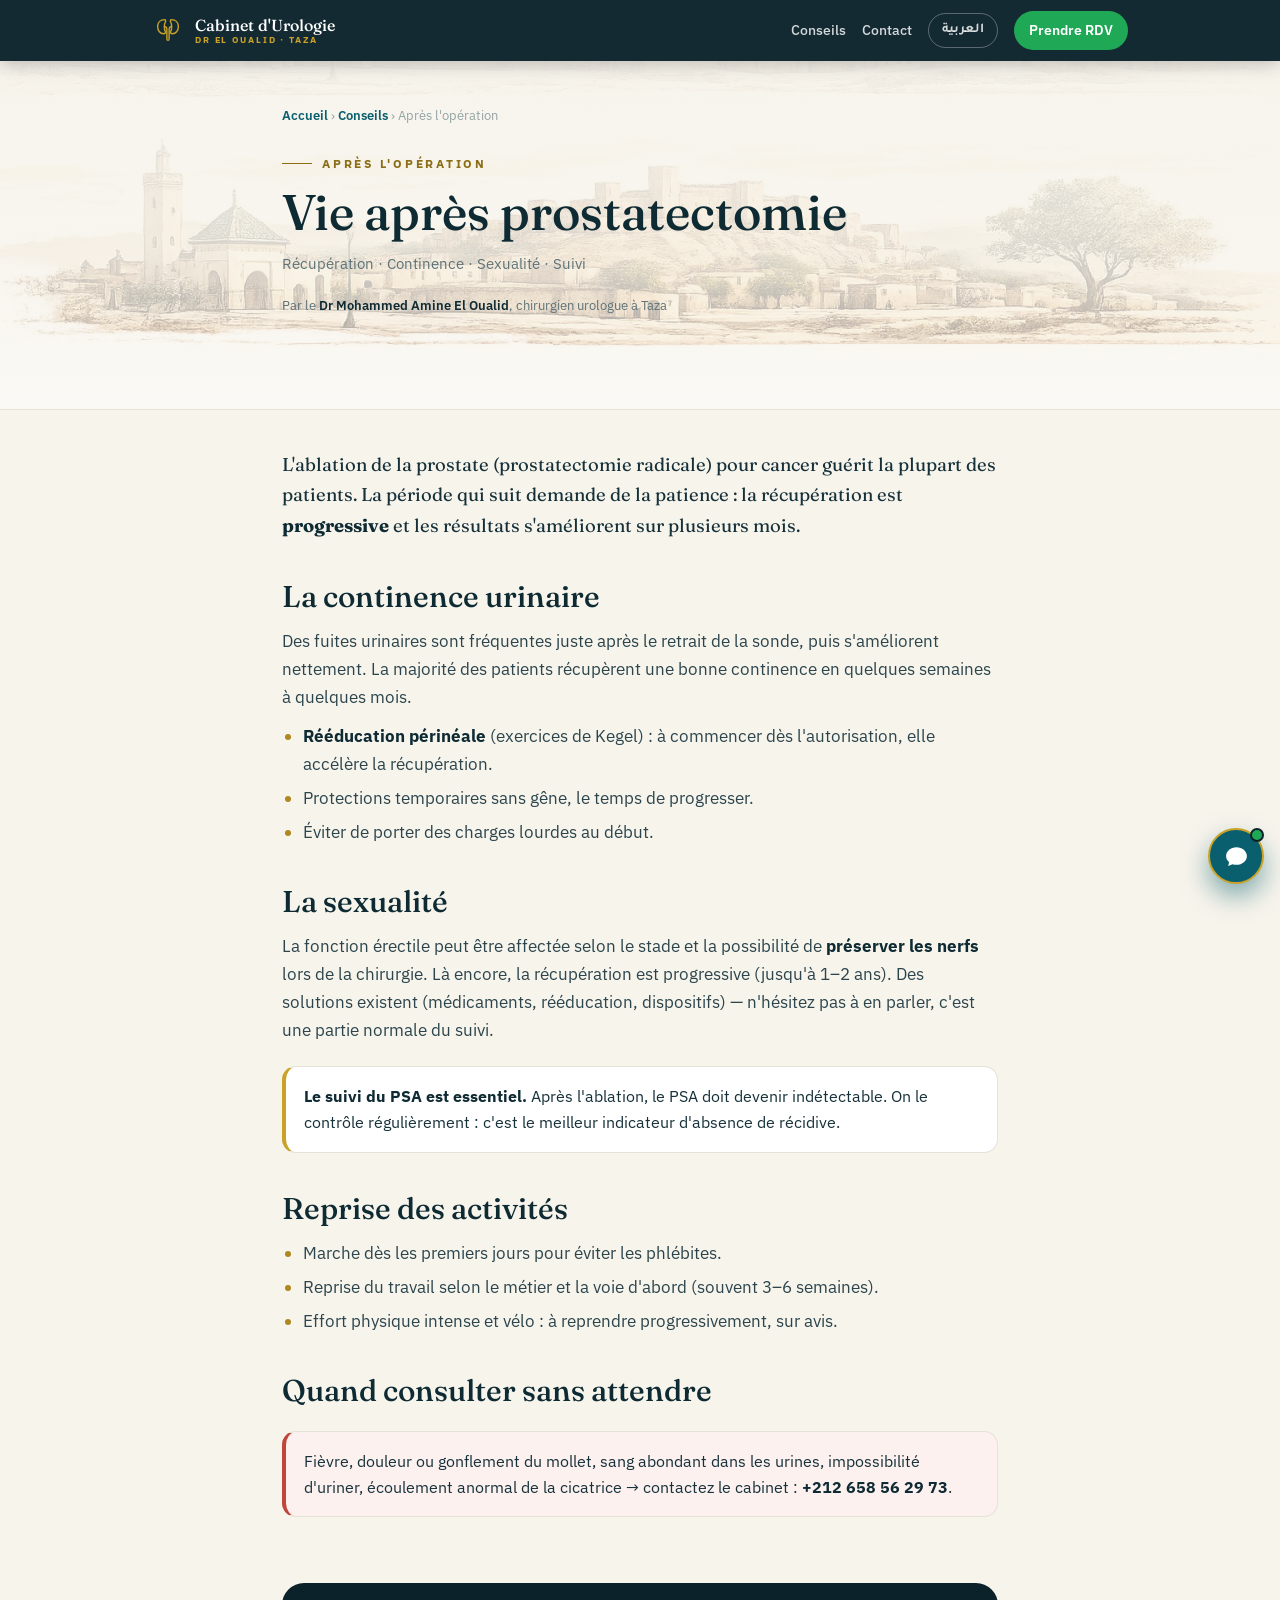
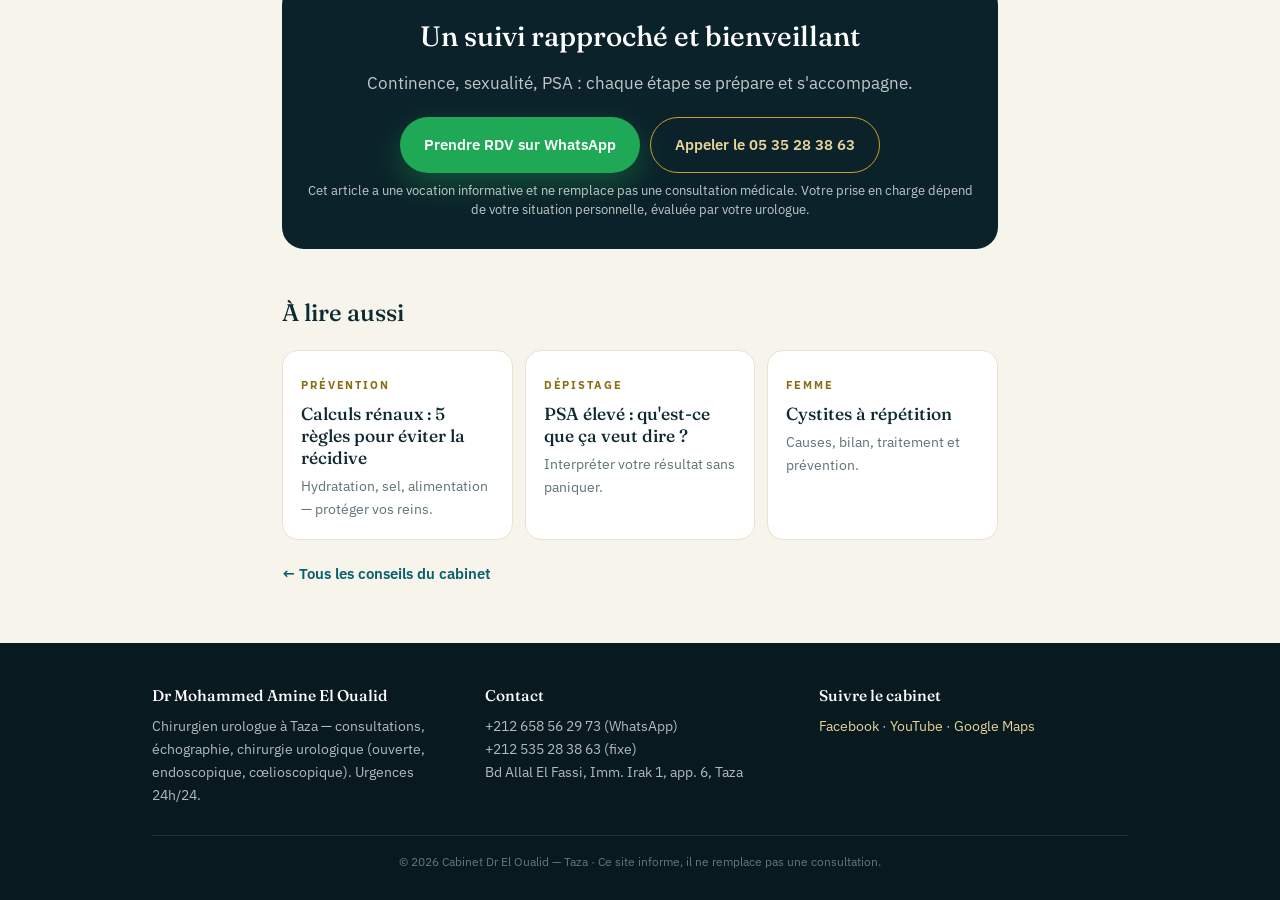
<file: articles/prostatectomie.html>
<!DOCTYPE html>
<html lang="fr">
<head>
  <meta charset="UTF-8">
  <meta name="viewport" content="width=device-width, initial-scale=1.0">
  <title>Vie après prostatectomie — Dr EL OUALID, Urologue Taza</title>
  <meta name="description" content="Récupération après prostatectomie : continence urinaire, sexualité, suivi du PSA, rééducation. Conseils du Dr EL OUALID, urologue à Taza.">
  <meta name="keywords" content="prostatectomie, cancer prostate, continence, rééducation, suivi PSA, urologue Taza">
  <meta name="theme-color" content="#0B222A">
  <meta property="og:title" content="Vie après prostatectomie — Dr El Oualid, urologue à Taza">
  <meta property="og:description" content="Récupération après prostatectomie : continence urinaire, sexualité, suivi du PSA, rééducation. Conseils du Dr EL OUALID, urologue à Taza.">
  <meta property="og:type" content="article">
  <meta property="og:locale" content="fr_MA">
  <meta property="og:url" content="https://dr-eloualid.github.io/articles/prostatectomie.html">
  <meta property="og:image" content="https://dr-eloualid.github.io/assets/partage.jpg">
  <meta property="og:image:width" content="1200">
  <meta property="og:image:height" content="630">
  <meta name="twitter:card" content="summary_large_image">
  <link rel="canonical" href="https://dr-eloualid.github.io/articles/prostatectomie.html">
  <link rel="alternate" hreflang="fr" href="https://dr-eloualid.github.io/articles/prostatectomie.html">
  <link rel="alternate" hreflang="ar" href="https://dr-eloualid.github.io/articles/prostatectomie-ar.html">
  <link rel="alternate" hreflang="x-default" href="https://dr-eloualid.github.io/articles/prostatectomie.html">
  <link rel="icon" type="image/svg+xml" href="../assets/icone.svg">
  <link rel="apple-touch-icon" href="../assets/icone-180.png">
  <link rel="preconnect" href="https://fonts.googleapis.com">
  <link rel="preconnect" href="https://fonts.gstatic.com" crossorigin>
  <link href="https://fonts.googleapis.com/css2?family=Fraunces:opsz,wght@9..144,400;9..144,500&family=IBM+Plex+Sans:wght@400;500;600;700&family=Tajawal:wght@700&display=swap" rel="stylesheet">
  <link rel="stylesheet" href="article.css">
  <script type="application/ld+json">
  {
    "@context": "https://schema.org",
    "@graph": [
      {
        "@type": "MedicalWebPage",
        "@id": "https://dr-eloualid.github.io/articles/prostatectomie.html#page",
        "url": "https://dr-eloualid.github.io/articles/prostatectomie.html",
        "name": "Vie après prostatectomie",
        "headline": "Vie après prostatectomie",
        "description": "Récupération après prostatectomie : continence urinaire, sexualité, suivi du PSA, rééducation. Conseils du Dr EL OUALID, urologue à Taza.",
        "inLanguage": "fr",
        "image": "https://dr-eloualid.github.io/assets/partage.jpg",
        "author": {
          "@type": "Person",
          "name": "Dr Mohammed Amine El Oualid",
          "jobTitle": "Chirurgien urologue",
          "url": "https://dr-eloualid.github.io/"
        },
        "publisher": {
          "@type": "Organization",
          "name": "Cabinet d'urologie Dr El Oualid — Taza",
          "url": "https://dr-eloualid.github.io/",
          "logo": "https://dr-eloualid.github.io/assets/icone-180.png"
        },
        "isPartOf": {
          "@type": "WebSite",
          "name": "Cabinet d'urologie Dr El Oualid — Taza",
          "url": "https://dr-eloualid.github.io/"
        }
      },
      {
        "@type": "BreadcrumbList",
        "itemListElement": [
          {
            "@type": "ListItem",
            "position": 1,
            "name": "Accueil",
            "item": "https://dr-eloualid.github.io/"
          },
          {
            "@type": "ListItem",
            "position": 2,
            "name": "Conseils & prévention",
            "item": "https://dr-eloualid.github.io/#conseils"
          },
          {
            "@type": "ListItem",
            "position": 3,
            "name": "Vie après prostatectomie",
            "item": "https://dr-eloualid.github.io/articles/prostatectomie.html"
          }
        ]
      }
    ]
  }
  </script>
</head>
<body>

<header class="topbar">
  <div class="container">
    <a class="brand" href="../index.html">
      <span class="mark"><svg viewBox="0 0 34 34" aria-hidden="true"><path d="M13.5 6 C8.5 6 6 9.6 6 13.6 C6 17.6 8.7 21 12.3 21 C14.2 21 14.9 19.6 14 18.2 C12.8 16.4 12.8 10.6 14 8.8 C14.9 7.4 14.4 6 13.5 6 Z"/><path d="M20.5 6 C25.5 6 28 9.6 28 13.6 C28 17.6 25.3 21 21.7 21 C19.8 21 19.1 19.6 20 18.2 C21.2 16.4 21.2 10.6 20 8.8 C19.1 7.4 19.6 6 20.5 6 Z"/><path d="M14.3 13.5 C15.5 13.8 15.8 15 15.8 16.5 V26 C15.8 27.5 16.3 28 17 28 C17.7 28 18.2 27.5 18.2 26 V16.5 C18.2 15 18.5 13.8 19.7 13.5"/></svg></span>
      <span class="bt"><b>Cabinet d'Urologie</b><small>Dr El Oualid · Taza</small></span>
    </a>
    <nav class="topnav">
      <a class="nav" href="../index.html#conseils">Conseils</a>
      <a class="nav" href="../index.html#contact">Contact</a>
      <a class="lang" href="prostatectomie-ar.html" lang="ar">العربية</a>
      <a class="rdv" href="https://wa.me/212658562973?text=Bonjour%20Docteur%2C%20je%20souhaite%20prendre%20un%20rendez-vous">Prendre RDV</a>
    </nav>
  </div>
</header>

<section class="article-hero">
  <div class="container">
    <nav class="fil" aria-label="Fil d'Ariane"><a href="../index.html">Accueil</a> › <a href="../index.html#conseils">Conseils</a> › Après l&#39;opération</nav>
    <span class="eyebrow">Après l&#39;opération</span>
    <h1>Vie après prostatectomie</h1>
    <p class="meta">Récupération · Continence · Sexualité · Suivi</p>
    <p class="signature">Par le <b>Dr Mohammed Amine El Oualid</b>, chirurgien urologue à Taza</p>
  </div>
</section>

<main class="container">
  <article class="article-body">
    <p class="lead">L'ablation de la prostate (prostatectomie radicale) pour cancer guérit la plupart des patients. La période qui suit demande de la patience : la récupération est <strong>progressive</strong> et les résultats s'améliorent sur plusieurs mois.</p>

    <h2>La continence urinaire</h2>
    <p>Des fuites urinaires sont fréquentes juste après le retrait de la sonde, puis s'améliorent nettement. La majorité des patients récupèrent une bonne continence en quelques semaines à quelques mois.</p>
    <ul>
      <li><strong>Rééducation périnéale</strong> (exercices de Kegel) : à commencer dès l'autorisation, elle accélère la récupération.</li>
      <li>Protections temporaires sans gêne, le temps de progresser.</li>
      <li>Éviter de porter des charges lourdes au début.</li>
    </ul>

    <h2>La sexualité</h2>
    <p>La fonction érectile peut être affectée selon le stade et la possibilité de <strong>préserver les nerfs</strong> lors de la chirurgie. Là encore, la récupération est progressive (jusqu'à 1–2 ans). Des solutions existent (médicaments, rééducation, dispositifs) — n'hésitez pas à en parler, c'est une partie normale du suivi.</p>

    <div class="callout">
      <strong>Le suivi du PSA est essentiel.</strong> Après l'ablation, le PSA doit devenir indétectable. On le contrôle régulièrement : c'est le meilleur indicateur d'absence de récidive.
    </div>

    <h2>Reprise des activités</h2>
    <ul>
      <li>Marche dès les premiers jours pour éviter les phlébites.</li>
      <li>Reprise du travail selon le métier et la voie d'abord (souvent 3–6 semaines).</li>
      <li>Effort physique intense et vélo : à reprendre progressivement, sur avis.</li>
    </ul>

    <h2>Quand consulter sans attendre</h2>
    <div class="callout warn">
      Fièvre, douleur ou gonflement du mollet, sang abondant dans les urines, impossibilité d'uriner, écoulement anormal de la cicatrice → contactez le cabinet : <strong>+212 658 56 29 73</strong>.
    </div>
  </article>

  <div class="article-cta">
    <h3>Un suivi rapproché et bienveillant</h3>
    <p>Continence, sexualité, PSA : chaque étape se prépare et s'accompagne.</p>
    <div class="btns">
      <a href="https://wa.me/212658562973?text=Bonjour%20Docteur%2C%20je%20souhaite%20un%20rendez-vous%20de%20suivi%20apr%C3%A8s%20prostatectomie" class="btn btn-wa">Prendre RDV sur WhatsApp</a>
      <a href="tel:+212535283863" class="btn btn-gold">Appeler le 05 35 28 38 63</a>
    </div>
    <p class="disclaimer">Cet article a une vocation informative et ne remplace pas une consultation médicale. Votre prise en charge dépend de votre situation personnelle, évaluée par votre urologue.</p>
  </div>

  <section class="aussi">
    <h2>À lire aussi</h2>
    <div class="aussi-grid">
      <a class="art" href="calculs-renaux.html"><span class="tag">Prévention</span><h3>Calculs rénaux : 5 règles pour éviter la récidive</h3><p>Hydratation, sel, alimentation — protéger vos reins.</p></a>
      <a class="art" href="psa-prostate.html"><span class="tag">Dépistage</span><h3>PSA élevé : qu'est-ce que ça veut dire ?</h3><p>Interpréter votre résultat sans paniquer.</p></a>
      <a class="art" href="cystite.html"><span class="tag">Femme</span><h3>Cystites à répétition</h3><p>Causes, bilan, traitement et prévention.</p></a>
    </div>
    <a class="retour" href="../index.html#conseils">← Tous les conseils du cabinet</a>
  </section>
</main>

<footer>
  <div class="container">
    <div class="f-grid">
      <div><b>Dr Mohammed Amine El Oualid</b>Chirurgien urologue à Taza — consultations, échographie, chirurgie urologique (ouverte, endoscopique, cœlioscopique). Urgences 24h/24.</div>
      <div><b>Contact</b>+212 658 56 29 73 (WhatsApp)<br>+212 535 28 38 63 (fixe)<br>Bd Allal El Fassi, Imm. Irak 1, app. 6, Taza</div>
      <div><b>Suivre le cabinet</b><a href="https://www.facebook.com/urologuetaza" target="_blank" rel="noopener">Facebook</a> · <a href="https://www.youtube.com/channel/UCzK8FU2B46n0EKbxVtEmukA" target="_blank" rel="noopener">YouTube</a> · <a href="https://www.google.com/maps/search/?api=1&amp;query=Cabinet%20Urologie%20Dr%20El%20Oualid%20Taza&amp;query_place_id=ChIJkWoVLoMXng0RQgrMnZ6-3EY" target="_blank" rel="noopener">Google Maps</a></div>
    </div>
    <div class="f-bottom">© 2026 Cabinet Dr El Oualid — Taza · Ce site informe, il ne remplace pas une consultation.</div>
  </div>
</footer>

<div class="sticky-cta"><a href="https://wa.me/212658562973?text=Bonjour%20Docteur%2C%20je%20souhaite%20un%20rendez-vous%20de%20suivi%20apr%C3%A8s%20prostatectomie">💬 Prendre rendez-vous</a></div>
<script src="../assistant.js" defer></script>
</body>
</html>
</file>
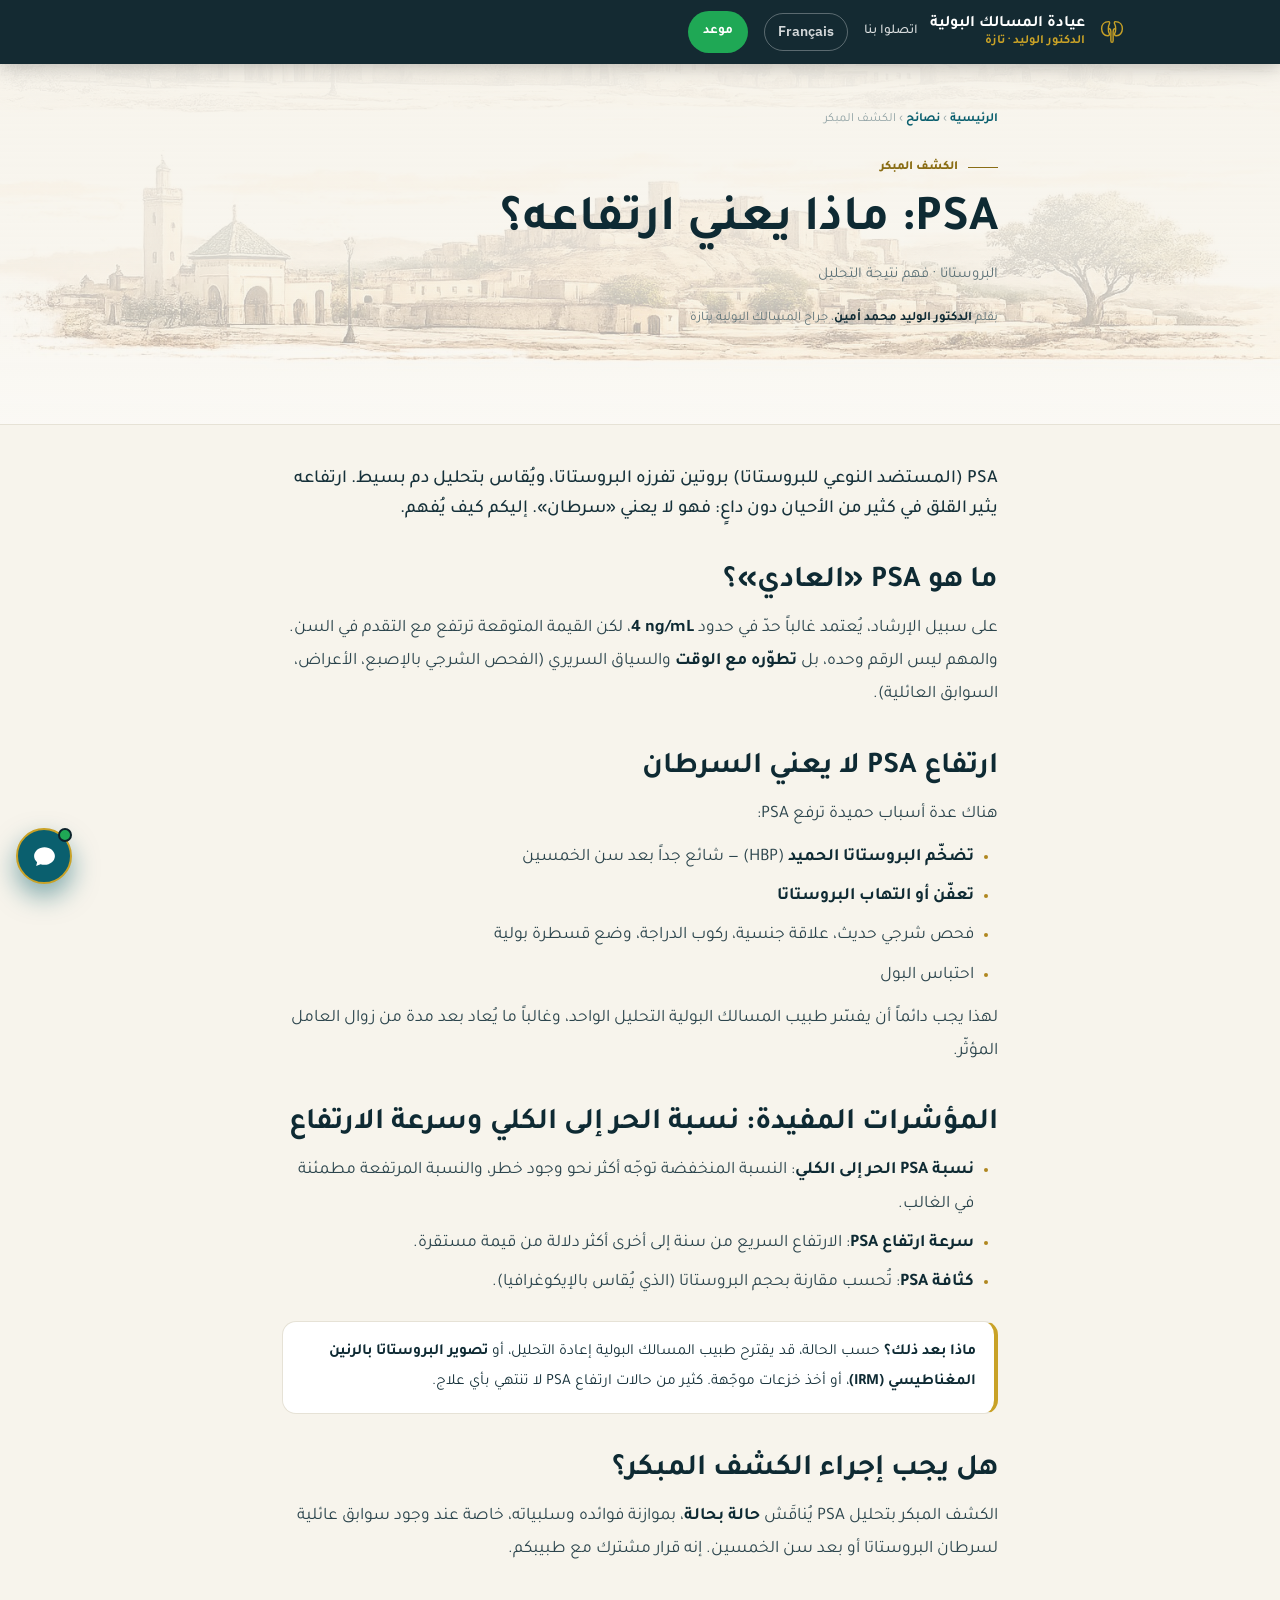
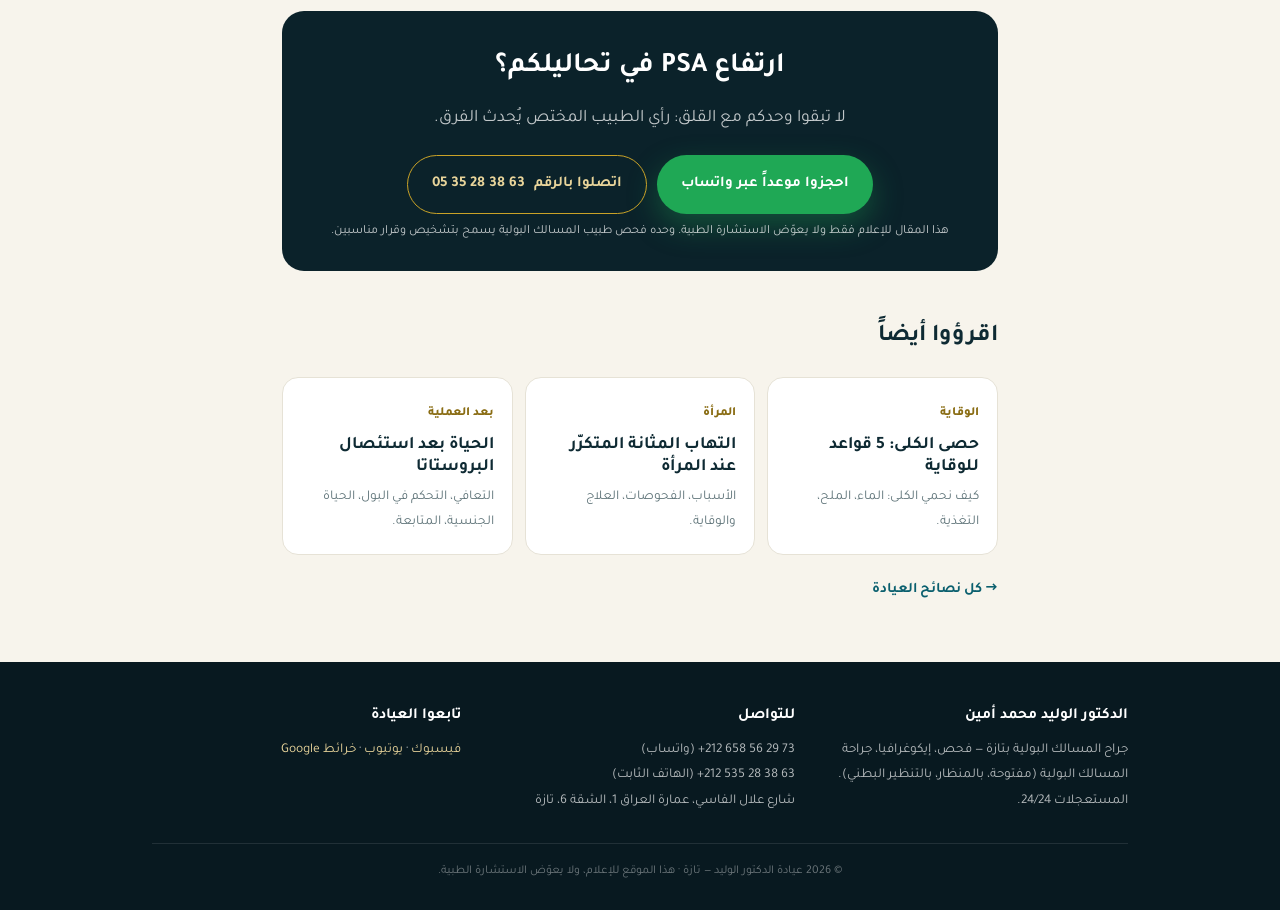
<file: articles/psa-prostate-ar.html>
<!DOCTYPE html>
<html lang="ar" dir="rtl">
<head>
  <meta charset="UTF-8">
  <meta name="viewport" content="width=device-width, initial-scale=1.0">
  <title>PSA: ماذا يعني ارتفاعه؟ — الدكتور الوليد، طبيب المسالك البولية بتازة</title>
  <meta name="description" content="فهم تحليل PSA: القيم، نسبة PSA الحر إلى الكلي، سرعة الارتفاع، وأسباب ارتفاعه. نصائح الدكتور الوليد، طبيب المسالك البولية بتازة.">
  <meta name="theme-color" content="#0B222A">
  <meta property="og:title" content="PSA: ماذا يعني ارتفاعه؟ — الدكتور الوليد، طبيب المسالك البولية بتازة">
  <meta property="og:description" content="فهم تحليل PSA: القيم، نسبة PSA الحر إلى الكلي، سرعة الارتفاع، وأسباب ارتفاعه. نصائح الدكتور الوليد، طبيب المسالك البولية بتازة.">
  <meta property="og:type" content="article">
  <meta property="og:locale" content="ar_MA">
  <meta property="og:url" content="https://dr-eloualid.github.io/articles/psa-prostate-ar.html">
  <meta property="og:image" content="https://dr-eloualid.github.io/assets/partage.jpg">
  <meta property="og:image:width" content="1200">
  <meta property="og:image:height" content="630">
  <meta name="twitter:card" content="summary_large_image">
  <link rel="canonical" href="https://dr-eloualid.github.io/articles/psa-prostate-ar.html">
  <link rel="alternate" hreflang="ar" href="https://dr-eloualid.github.io/articles/psa-prostate-ar.html">
  <link rel="alternate" hreflang="fr" href="https://dr-eloualid.github.io/articles/psa-prostate.html">
  <link rel="alternate" hreflang="x-default" href="https://dr-eloualid.github.io/articles/psa-prostate.html">
  <link rel="icon" type="image/svg+xml" href="../assets/icone.svg">
  <link rel="apple-touch-icon" href="../assets/icone-180.png">
  <link rel="preconnect" href="https://fonts.googleapis.com">
  <link rel="preconnect" href="https://fonts.gstatic.com" crossorigin>
  <link href="https://fonts.googleapis.com/css2?family=Tajawal:wght@400;500;700;800&family=IBM+Plex+Sans:wght@400;600&display=swap" rel="stylesheet">
  <link rel="stylesheet" href="article.css">
  <script type="application/ld+json">
  {
    "@context": "https://schema.org",
    "@graph": [
      {
        "@type": "MedicalWebPage",
        "@id": "https://dr-eloualid.github.io/articles/psa-prostate-ar.html#page",
        "url": "https://dr-eloualid.github.io/articles/psa-prostate-ar.html",
        "name": "PSA: ماذا يعني ارتفاعه؟",
        "headline": "PSA: ماذا يعني ارتفاعه؟",
        "description": "فهم تحليل PSA: القيم، نسبة PSA الحر إلى الكلي، سرعة الارتفاع، وأسباب ارتفاعه. نصائح الدكتور الوليد، طبيب المسالك البولية بتازة.",
        "inLanguage": "ar",
        "image": "https://dr-eloualid.github.io/assets/partage.jpg",
        "author": {
          "@type": "Person",
          "name": "الدكتور الوليد محمد أمين",
          "alternateName": "Dr Mohammed Amine El Oualid",
          "jobTitle": "جراح المسالك البولية",
          "url": "https://dr-eloualid.github.io/ar.html"
        },
        "publisher": {
          "@type": "Organization",
          "name": "عيادة المسالك البولية — الدكتور الوليد، تازة",
          "url": "https://dr-eloualid.github.io/",
          "logo": "https://dr-eloualid.github.io/assets/icone-180.png"
        },
        "isPartOf": {
          "@type": "WebSite",
          "name": "عيادة المسالك البولية — الدكتور الوليد، تازة",
          "url": "https://dr-eloualid.github.io/"
        }
      },
      {
        "@type": "BreadcrumbList",
        "itemListElement": [
          {
            "@type": "ListItem",
            "position": 1,
            "name": "الرئيسية",
            "item": "https://dr-eloualid.github.io/ar.html"
          },
          {
            "@type": "ListItem",
            "position": 2,
            "name": "PSA: ماذا يعني ارتفاعه؟",
            "item": "https://dr-eloualid.github.io/articles/psa-prostate-ar.html"
          }
        ]
      }
    ]
  }
  </script>
</head>
<body>

<header class="topbar">
  <div class="container">
    <a class="brand" href="../ar.html">
      <span class="mark"><svg viewBox="0 0 34 34" aria-hidden="true"><path d="M13.5 6 C8.5 6 6 9.6 6 13.6 C6 17.6 8.7 21 12.3 21 C14.2 21 14.9 19.6 14 18.2 C12.8 16.4 12.8 10.6 14 8.8 C14.9 7.4 14.4 6 13.5 6 Z"/><path d="M20.5 6 C25.5 6 28 9.6 28 13.6 C28 17.6 25.3 21 21.7 21 C19.8 21 19.1 19.6 20 18.2 C21.2 16.4 21.2 10.6 20 8.8 C19.1 7.4 19.6 6 20.5 6 Z"/><path d="M14.3 13.5 C15.5 13.8 15.8 15 15.8 16.5 V26 C15.8 27.5 16.3 28 17 28 C17.7 28 18.2 27.5 18.2 26 V16.5 C18.2 15 18.5 13.8 19.7 13.5"/></svg></span>
      <span class="bt"><b>عيادة المسالك البولية</b><small>الدكتور الوليد · تازة</small></span>
    </a>
    <nav class="topnav">
      <a class="nav" href="../ar.html#contact">اتصلوا بنا</a>
      <a class="lang lang-fr" href="psa-prostate.html" lang="fr">Français</a>
      <a class="rdv" href="https://wa.me/212658562973?text=%D8%A7%D9%84%D8%B3%D9%84%D8%A7%D9%85%20%D8%B9%D9%84%D9%8A%D9%83%D9%85%20%D8%AF%D9%83%D8%AA%D9%88%D8%B1%D8%8C%20%D8%A3%D8%B1%D9%8A%D8%AF%20%D8%A3%D8%AE%D8%B0%20%D9%85%D9%88%D8%B9%D8%AF">موعد</a>
    </nav>
  </div>
</header>

<section class="article-hero">
  <div class="container">
    <nav class="fil" aria-label="مسار التصفح"><a href="../ar.html">الرئيسية</a> › <a href="../ar.html#conseils">نصائح</a> › الكشف المبكر</nav>
    <span class="eyebrow">الكشف المبكر</span>
    <h1>PSA: ماذا يعني ارتفاعه؟</h1>
    <p class="meta">البروستاتا · فهم نتيجة التحليل</p>
    <p class="signature">بقلم <b>الدكتور الوليد محمد أمين</b>، جراح المسالك البولية بتازة</p>
  </div>
</section>

<main class="container">
  <article class="article-body">
    <p class="lead">PSA (المستضد النوعي للبروستاتا) بروتين تفرزه البروستاتا، ويُقاس بتحليل دم بسيط. ارتفاعه يثير القلق في كثير من الأحيان دون داعٍ: فهو لا يعني «سرطان». إليكم كيف يُفهم.</p>

    <h2>ما هو PSA «العادي»؟</h2>
    <p>على سبيل الإرشاد، يُعتمد غالباً حدّ في حدود <strong dir="ltr">4 ng/mL</strong>، لكن القيمة المتوقعة ترتفع مع التقدم في السن. والمهم ليس الرقم وحده، بل <strong>تطوّره مع الوقت</strong> والسياق السريري (الفحص الشرجي بالإصبع، الأعراض، السوابق العائلية).</p>

    <h2>ارتفاع PSA لا يعني السرطان</h2>
    <p>هناك عدة أسباب حميدة ترفع PSA:</p>
    <ul>
      <li><strong>تضخّم البروستاتا الحميد</strong> (HBP) — شائع جداً بعد سن الخمسين</li>
      <li><strong>تعفّن أو التهاب البروستاتا</strong></li>
      <li>فحص شرجي حديث، علاقة جنسية، ركوب الدراجة، وضع قسطرة بولية</li>
      <li>احتباس البول</li>
    </ul>
    <p>لهذا يجب دائماً أن يفسّر طبيب المسالك البولية التحليل الواحد، وغالباً ما يُعاد بعد مدة من زوال العامل المؤثّر.</p>

    <h2>المؤشرات المفيدة: نسبة الحر إلى الكلي وسرعة الارتفاع</h2>
    <ul>
      <li><strong>نسبة PSA الحر إلى الكلي</strong>: النسبة المنخفضة توجّه أكثر نحو وجود خطر، والنسبة المرتفعة مطمئنة في الغالب.</li>
      <li><strong>سرعة ارتفاع PSA</strong>: الارتفاع السريع من سنة إلى أخرى أكثر دلالة من قيمة مستقرة.</li>
      <li><strong>كثافة PSA</strong>: تُحسب مقارنة بحجم البروستاتا (الذي يُقاس بالإيكوغرافيا).</li>
    </ul>
    <div class="callout">
      <strong>ماذا بعد ذلك؟</strong> حسب الحالة، قد يقترح طبيب المسالك البولية إعادة التحليل، أو <strong>تصوير البروستاتا بالرنين المغناطيسي (IRM)</strong>، أو أخذ خزعات موجّهة. كثير من حالات ارتفاع PSA لا تنتهي بأي علاج.
    </div>

    <h2>هل يجب إجراء الكشف المبكر؟</h2>
    <p>الكشف المبكر بتحليل PSA يُناقَش <strong>حالة بحالة</strong>، بموازنة فوائده وسلبياته، خاصة عند وجود سوابق عائلية لسرطان البروستاتا أو بعد سن الخمسين. إنه قرار مشترك مع طبيبكم.</p>
  </article>

  <div class="article-cta">
    <h3>ارتفاع PSA في تحاليلكم؟</h3>
    <p>لا تبقوا وحدكم مع القلق: رأي الطبيب المختص يُحدث الفرق.</p>
    <div class="btns">
      <a href="https://wa.me/212658562973?text=%D8%A7%D9%84%D8%B3%D9%84%D8%A7%D9%85%20%D8%B9%D9%84%D9%8A%D9%83%D9%85%20%D8%AF%D9%83%D8%AA%D9%88%D8%B1%D8%8C%20%D8%B9%D9%86%D8%AF%D9%8A%20%D8%A7%D8%B1%D8%AA%D9%81%D8%A7%D8%B9%20%D9%81%D9%8A%20PSA%20%D9%88%D8%A3%D8%B1%D9%8A%D8%AF%20%D8%B1%D8%A3%D9%8A%D9%83%D9%85" class="btn btn-wa">احجزوا موعداً عبر واتساب</a>
      <a href="tel:+212535283863" class="btn btn-gold">اتصلوا بالرقم <span dir="ltr">05 35 28 38 63</span></a>
    </div>
    <p class="disclaimer">هذا المقال للإعلام فقط ولا يعوّض الاستشارة الطبية. وحده فحص طبيب المسالك البولية يسمح بتشخيص وقرار مناسبين.</p>
  </div>

  <section class="aussi">
    <h2>اقرؤوا أيضاً</h2>
    <div class="aussi-grid">
      <a class="art" href="calculs-renaux-ar.html"><span class="tag">الوقاية</span><h3>حصى الكلى: 5 قواعد للوقاية</h3><p>كيف نحمي الكلى: الماء، الملح، التغذية.</p></a>
      <a class="art" href="cystite-ar.html"><span class="tag">المرأة</span><h3>التهاب المثانة المتكرّر عند المرأة</h3><p>الأسباب، الفحوصات، العلاج والوقاية.</p></a>
      <a class="art" href="prostatectomie-ar.html"><span class="tag">بعد العملية</span><h3>الحياة بعد استئصال البروستاتا</h3><p>التعافي، التحكم في البول، الحياة الجنسية، المتابعة.</p></a>
    </div>
    <a class="retour" href="../ar.html#conseils">→ كل نصائح العيادة</a>
  </section>
</main>

<footer>
  <div class="container">
    <div class="f-grid">
      <div><b>الدكتور الوليد محمد أمين</b>جراح المسالك البولية بتازة — فحص، إيكوغرافيا، جراحة المسالك البولية (مفتوحة، بالمنظار، بالتنظير البطني). المستعجلات 24/24.</div>
      <div><b>للتواصل</b><span dir="ltr">+212 658 56 29 73</span> (واتساب)<br><span dir="ltr">+212 535 28 38 63</span> (الهاتف الثابت)<br>شارع علال الفاسي، عمارة العراق 1، الشقة 6، تازة</div>
      <div><b>تابعوا العيادة</b><a href="https://www.facebook.com/urologuetaza" target="_blank" rel="noopener">فيسبوك</a> · <a href="https://www.youtube.com/channel/UCzK8FU2B46n0EKbxVtEmukA" target="_blank" rel="noopener">يوتيوب</a> · <a href="https://www.google.com/maps/search/?api=1&amp;query=Cabinet%20Urologie%20Dr%20El%20Oualid%20Taza&amp;query_place_id=ChIJkWoVLoMXng0RQgrMnZ6-3EY" target="_blank" rel="noopener">خرائط Google</a></div>
    </div>
    <div class="f-bottom">© 2026 عيادة الدكتور الوليد — تازة · هذا الموقع للإعلام، ولا يعوّض الاستشارة الطبية.</div>
  </div>
</footer>

<div class="sticky-cta"><a href="https://wa.me/212658562973?text=%D8%A7%D9%84%D8%B3%D9%84%D8%A7%D9%85%20%D8%B9%D9%84%D9%8A%D9%83%D9%85%20%D8%AF%D9%83%D8%AA%D9%88%D8%B1%D8%8C%20%D8%B9%D9%86%D8%AF%D9%8A%20%D8%A7%D8%B1%D8%AA%D9%81%D8%A7%D8%B9%20%D9%81%D9%8A%20PSA%20%D9%88%D8%A3%D8%B1%D9%8A%D8%AF%20%D8%B1%D8%A3%D9%8A%D9%83%D9%85">💬 احجزوا موعداً</a></div>
<script src="../assistant.js" defer></script>
</body>
</html>
</file>
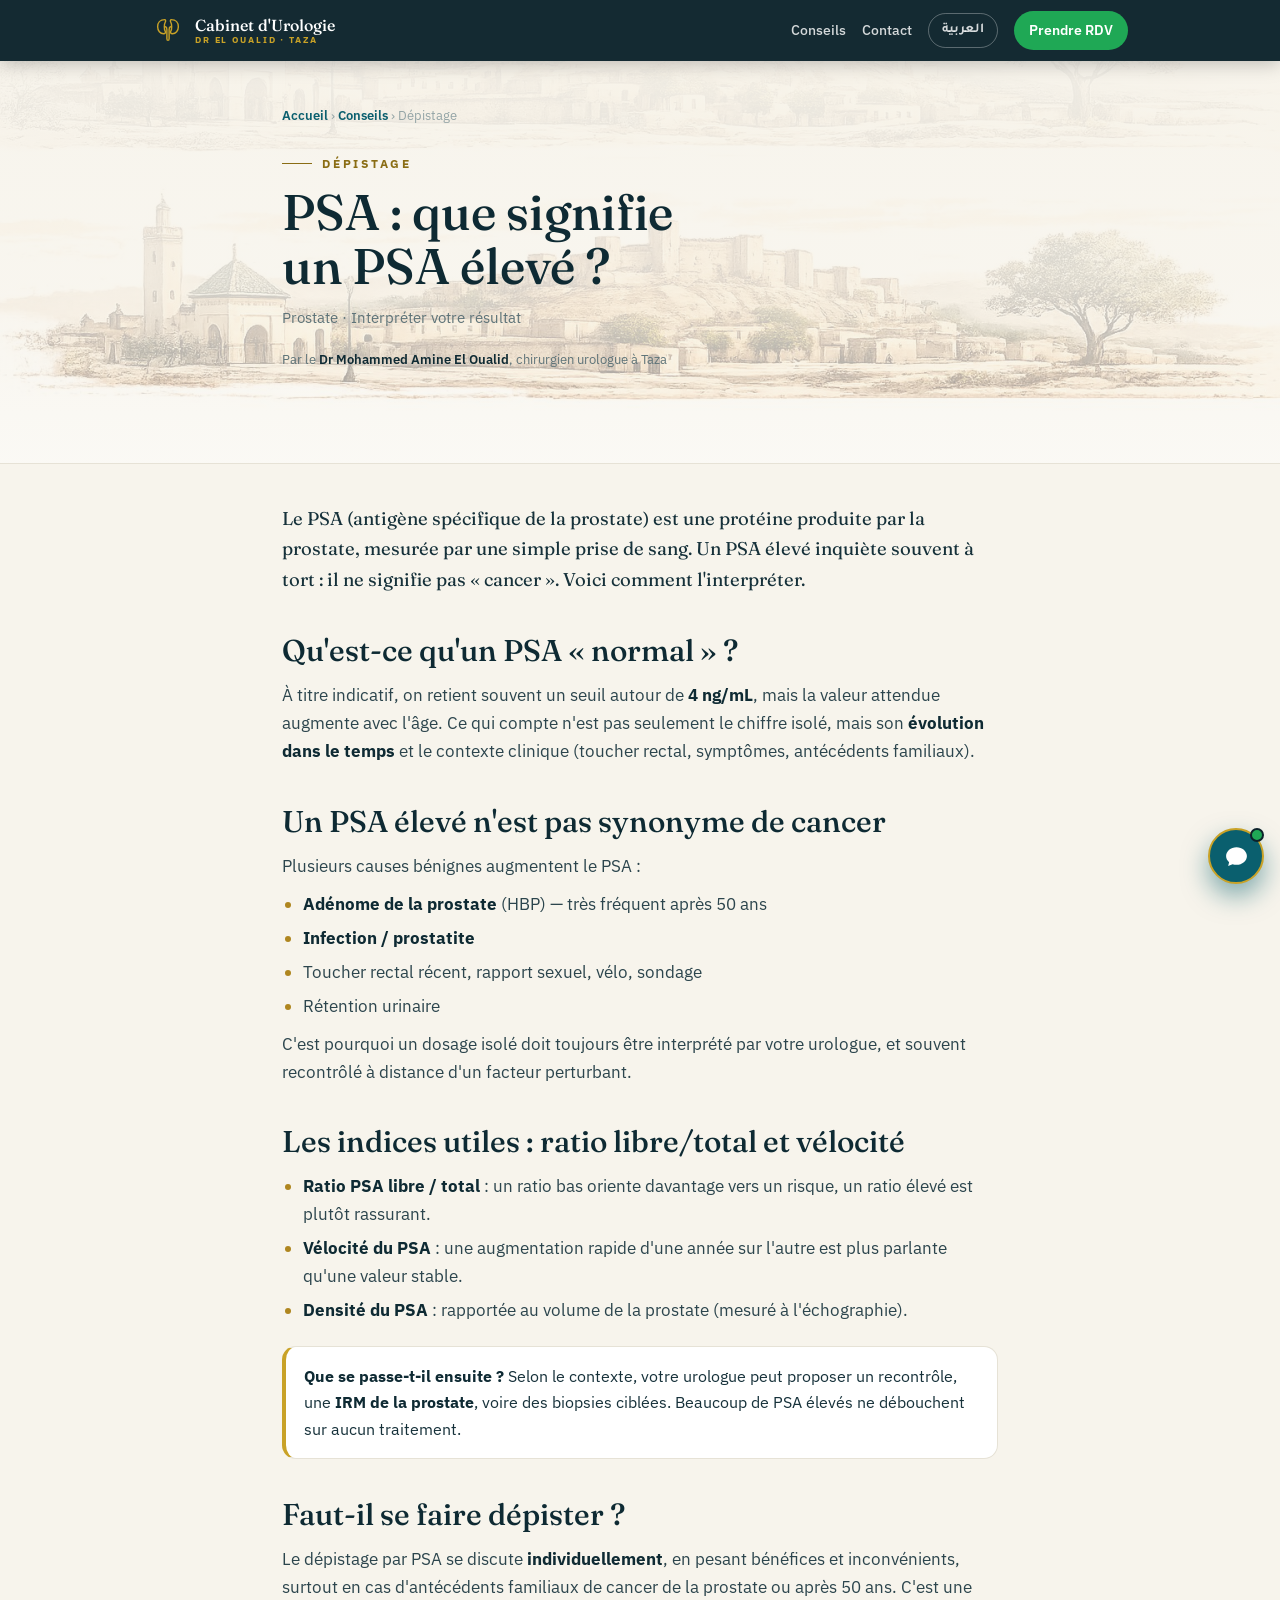
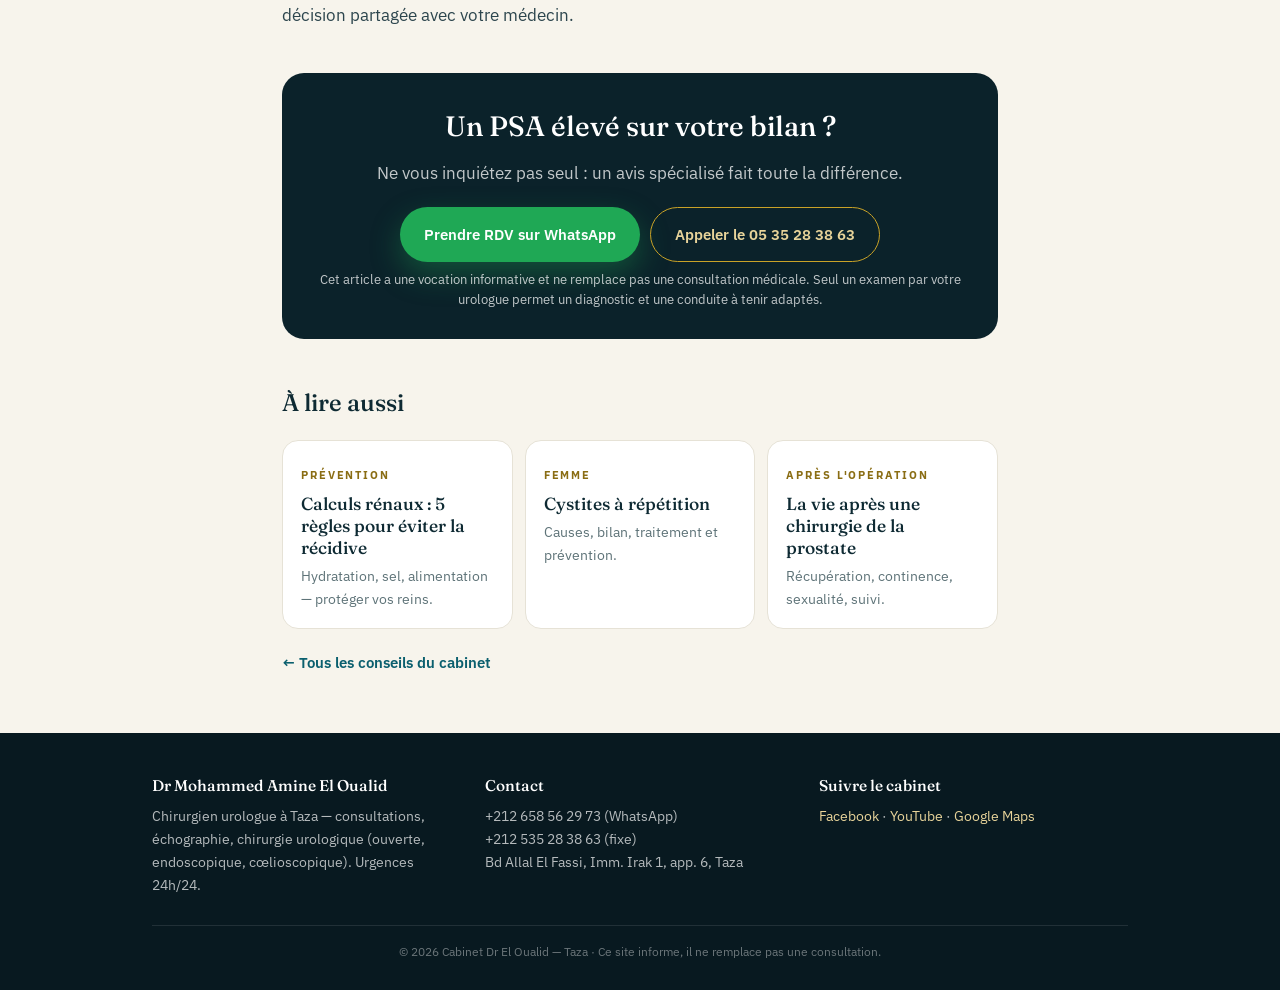
<file: articles/psa-prostate.html>
<!DOCTYPE html>
<html lang="fr">
<head>
  <meta charset="UTF-8">
  <meta name="viewport" content="width=device-width, initial-scale=1.0">
  <title>PSA élevé : que faut-il comprendre ? — Dr EL OUALID, Urologue Taza</title>
  <meta name="description" content="Comprendre le dosage du PSA : valeurs, PSA libre/total, vélocité, causes d'un PSA élevé. Conseils du Dr EL OUALID, urologue à Taza.">
  <meta name="keywords" content="PSA, prostate, cancer prostate, adénome, urologue Taza, dépistage">
  <meta name="theme-color" content="#0B222A">
  <meta property="og:title" content="PSA : que signifie un PSA élevé ? — Dr El Oualid, urologue à Taza">
  <meta property="og:description" content="Comprendre le dosage du PSA : valeurs, PSA libre/total, vélocité, causes d'un PSA élevé. Conseils du Dr EL OUALID, urologue à Taza.">
  <meta property="og:type" content="article">
  <meta property="og:locale" content="fr_MA">
  <meta property="og:url" content="https://dr-eloualid.github.io/articles/psa-prostate.html">
  <meta property="og:image" content="https://dr-eloualid.github.io/assets/partage.jpg">
  <meta property="og:image:width" content="1200">
  <meta property="og:image:height" content="630">
  <meta name="twitter:card" content="summary_large_image">
  <link rel="canonical" href="https://dr-eloualid.github.io/articles/psa-prostate.html">
  <link rel="alternate" hreflang="fr" href="https://dr-eloualid.github.io/articles/psa-prostate.html">
  <link rel="alternate" hreflang="ar" href="https://dr-eloualid.github.io/articles/psa-prostate-ar.html">
  <link rel="alternate" hreflang="x-default" href="https://dr-eloualid.github.io/articles/psa-prostate.html">
  <link rel="icon" type="image/svg+xml" href="../assets/icone.svg">
  <link rel="apple-touch-icon" href="../assets/icone-180.png">
  <link rel="preconnect" href="https://fonts.googleapis.com">
  <link rel="preconnect" href="https://fonts.gstatic.com" crossorigin>
  <link href="https://fonts.googleapis.com/css2?family=Fraunces:opsz,wght@9..144,400;9..144,500&family=IBM+Plex+Sans:wght@400;500;600;700&family=Tajawal:wght@700&display=swap" rel="stylesheet">
  <link rel="stylesheet" href="article.css">
  <script type="application/ld+json">
  {
    "@context": "https://schema.org",
    "@graph": [
      {
        "@type": "MedicalWebPage",
        "@id": "https://dr-eloualid.github.io/articles/psa-prostate.html#page",
        "url": "https://dr-eloualid.github.io/articles/psa-prostate.html",
        "name": "PSA : que signifie un PSA élevé ?",
        "headline": "PSA : que signifie un PSA élevé ?",
        "description": "Comprendre le dosage du PSA : valeurs, PSA libre/total, vélocité, causes d'un PSA élevé. Conseils du Dr EL OUALID, urologue à Taza.",
        "inLanguage": "fr",
        "image": "https://dr-eloualid.github.io/assets/partage.jpg",
        "author": {
          "@type": "Person",
          "name": "Dr Mohammed Amine El Oualid",
          "jobTitle": "Chirurgien urologue",
          "url": "https://dr-eloualid.github.io/"
        },
        "publisher": {
          "@type": "Organization",
          "name": "Cabinet d'urologie Dr El Oualid — Taza",
          "url": "https://dr-eloualid.github.io/",
          "logo": "https://dr-eloualid.github.io/assets/icone-180.png"
        },
        "isPartOf": {
          "@type": "WebSite",
          "name": "Cabinet d'urologie Dr El Oualid — Taza",
          "url": "https://dr-eloualid.github.io/"
        }
      },
      {
        "@type": "BreadcrumbList",
        "itemListElement": [
          {
            "@type": "ListItem",
            "position": 1,
            "name": "Accueil",
            "item": "https://dr-eloualid.github.io/"
          },
          {
            "@type": "ListItem",
            "position": 2,
            "name": "Conseils & prévention",
            "item": "https://dr-eloualid.github.io/#conseils"
          },
          {
            "@type": "ListItem",
            "position": 3,
            "name": "PSA : que signifie un PSA élevé ?",
            "item": "https://dr-eloualid.github.io/articles/psa-prostate.html"
          }
        ]
      }
    ]
  }
  </script>
</head>
<body>

<header class="topbar">
  <div class="container">
    <a class="brand" href="../index.html">
      <span class="mark"><svg viewBox="0 0 34 34" aria-hidden="true"><path d="M13.5 6 C8.5 6 6 9.6 6 13.6 C6 17.6 8.7 21 12.3 21 C14.2 21 14.9 19.6 14 18.2 C12.8 16.4 12.8 10.6 14 8.8 C14.9 7.4 14.4 6 13.5 6 Z"/><path d="M20.5 6 C25.5 6 28 9.6 28 13.6 C28 17.6 25.3 21 21.7 21 C19.8 21 19.1 19.6 20 18.2 C21.2 16.4 21.2 10.6 20 8.8 C19.1 7.4 19.6 6 20.5 6 Z"/><path d="M14.3 13.5 C15.5 13.8 15.8 15 15.8 16.5 V26 C15.8 27.5 16.3 28 17 28 C17.7 28 18.2 27.5 18.2 26 V16.5 C18.2 15 18.5 13.8 19.7 13.5"/></svg></span>
      <span class="bt"><b>Cabinet d'Urologie</b><small>Dr El Oualid · Taza</small></span>
    </a>
    <nav class="topnav">
      <a class="nav" href="../index.html#conseils">Conseils</a>
      <a class="nav" href="../index.html#contact">Contact</a>
      <a class="lang" href="psa-prostate-ar.html" lang="ar">العربية</a>
      <a class="rdv" href="https://wa.me/212658562973?text=Bonjour%20Docteur%2C%20je%20souhaite%20prendre%20un%20rendez-vous">Prendre RDV</a>
    </nav>
  </div>
</header>

<section class="article-hero">
  <div class="container">
    <nav class="fil" aria-label="Fil d'Ariane"><a href="../index.html">Accueil</a> › <a href="../index.html#conseils">Conseils</a> › Dépistage</nav>
    <span class="eyebrow">Dépistage</span>
    <h1>PSA : que signifie un PSA élevé ?</h1>
    <p class="meta">Prostate · Interpréter votre résultat</p>
    <p class="signature">Par le <b>Dr Mohammed Amine El Oualid</b>, chirurgien urologue à Taza</p>
  </div>
</section>

<main class="container">
  <article class="article-body">
    <p class="lead">Le PSA (antigène spécifique de la prostate) est une protéine produite par la prostate, mesurée par une simple prise de sang. Un PSA élevé inquiète souvent à tort : il ne signifie pas « cancer ». Voici comment l'interpréter.</p>

    <h2>Qu'est-ce qu'un PSA « normal » ?</h2>
    <p>À titre indicatif, on retient souvent un seuil autour de <strong>4 ng/mL</strong>, mais la valeur attendue augmente avec l'âge. Ce qui compte n'est pas seulement le chiffre isolé, mais son <strong>évolution dans le temps</strong> et le contexte clinique (toucher rectal, symptômes, antécédents familiaux).</p>

    <h2>Un PSA élevé n'est pas synonyme de cancer</h2>
    <p>Plusieurs causes bénignes augmentent le PSA :</p>
    <ul>
      <li><strong>Adénome de la prostate</strong> (HBP) — très fréquent après 50 ans</li>
      <li><strong>Infection / prostatite</strong></li>
      <li>Toucher rectal récent, rapport sexuel, vélo, sondage</li>
      <li>Rétention urinaire</li>
    </ul>
    <p>C'est pourquoi un dosage isolé doit toujours être interprété par votre urologue, et souvent recontrôlé à distance d'un facteur perturbant.</p>

    <h2>Les indices utiles : ratio libre/total et vélocité</h2>
    <ul>
      <li><strong>Ratio PSA libre / total</strong> : un ratio bas oriente davantage vers un risque, un ratio élevé est plutôt rassurant.</li>
      <li><strong>Vélocité du PSA</strong> : une augmentation rapide d'une année sur l'autre est plus parlante qu'une valeur stable.</li>
      <li><strong>Densité du PSA</strong> : rapportée au volume de la prostate (mesuré à l'échographie).</li>
    </ul>

    <div class="callout">
      <strong>Que se passe-t-il ensuite ?</strong> Selon le contexte, votre urologue peut proposer un recontrôle, une <strong>IRM de la prostate</strong>, voire des biopsies ciblées. Beaucoup de PSA élevés ne débouchent sur aucun traitement.
    </div>

    <h2>Faut-il se faire dépister ?</h2>
    <p>Le dépistage par PSA se discute <strong>individuellement</strong>, en pesant bénéfices et inconvénients, surtout en cas d'antécédents familiaux de cancer de la prostate ou après 50 ans. C'est une décision partagée avec votre médecin.</p>
  </article>

  <div class="article-cta">
    <h3>Un PSA élevé sur votre bilan ?</h3>
    <p>Ne vous inquiétez pas seul : un avis spécialisé fait toute la différence.</p>
    <div class="btns">
      <a href="https://wa.me/212658562973?text=Bonjour%20Docteur%2C%20j%27ai%20un%20PSA%20%C3%A9lev%C3%A9%20et%20je%20souhaite%20un%20avis" class="btn btn-wa">Prendre RDV sur WhatsApp</a>
      <a href="tel:+212535283863" class="btn btn-gold">Appeler le 05 35 28 38 63</a>
    </div>
    <p class="disclaimer">Cet article a une vocation informative et ne remplace pas une consultation médicale. Seul un examen par votre urologue permet un diagnostic et une conduite à tenir adaptés.</p>
  </div>

  <section class="aussi">
    <h2>À lire aussi</h2>
    <div class="aussi-grid">
      <a class="art" href="calculs-renaux.html"><span class="tag">Prévention</span><h3>Calculs rénaux : 5 règles pour éviter la récidive</h3><p>Hydratation, sel, alimentation — protéger vos reins.</p></a>
      <a class="art" href="cystite.html"><span class="tag">Femme</span><h3>Cystites à répétition</h3><p>Causes, bilan, traitement et prévention.</p></a>
      <a class="art" href="prostatectomie.html"><span class="tag">Après l'opération</span><h3>La vie après une chirurgie de la prostate</h3><p>Récupération, continence, sexualité, suivi.</p></a>
    </div>
    <a class="retour" href="../index.html#conseils">← Tous les conseils du cabinet</a>
  </section>
</main>

<footer>
  <div class="container">
    <div class="f-grid">
      <div><b>Dr Mohammed Amine El Oualid</b>Chirurgien urologue à Taza — consultations, échographie, chirurgie urologique (ouverte, endoscopique, cœlioscopique). Urgences 24h/24.</div>
      <div><b>Contact</b>+212 658 56 29 73 (WhatsApp)<br>+212 535 28 38 63 (fixe)<br>Bd Allal El Fassi, Imm. Irak 1, app. 6, Taza</div>
      <div><b>Suivre le cabinet</b><a href="https://www.facebook.com/urologuetaza" target="_blank" rel="noopener">Facebook</a> · <a href="https://www.youtube.com/channel/UCzK8FU2B46n0EKbxVtEmukA" target="_blank" rel="noopener">YouTube</a> · <a href="https://www.google.com/maps/search/?api=1&amp;query=Cabinet%20Urologie%20Dr%20El%20Oualid%20Taza&amp;query_place_id=ChIJkWoVLoMXng0RQgrMnZ6-3EY" target="_blank" rel="noopener">Google Maps</a></div>
    </div>
    <div class="f-bottom">© 2026 Cabinet Dr El Oualid — Taza · Ce site informe, il ne remplace pas une consultation.</div>
  </div>
</footer>

<div class="sticky-cta"><a href="https://wa.me/212658562973?text=Bonjour%20Docteur%2C%20j%27ai%20un%20PSA%20%C3%A9lev%C3%A9%20et%20je%20souhaite%20un%20avis">💬 Prendre rendez-vous</a></div>
<script src="../assistant.js" defer></script>
</body>
</html>
</file>
<file: articles/article.css>
/* ═══════ Articles « Conseils & prévention » — même charte que l'accueil (01/11/2026) ═══════
   Bandeau bleu nuit comme l'accueil, page ivoire comme ses sections claires,
   skyline de Taza conservée telle quelle en fond du titre. */
:root{
  --petrol-deep:#0A5F6E; --navy:#0B222A; --navy2:#0E2A33;
  --gold:#C9A227; --gold-soft:#E8D49A; --gold-deep:#AF861F; --gold-text:#8a6d14;
  --ivory:#F7F4EC; --paper:#FFFFFF; --ink:#16313A; --ink-soft:#5E7378; --ink-faint:#93A4A6;
  --line:#E6E2D6; --wa:#1FA855; --alerte:#C0453B;
  --serif:"Fraunces", Georgia, serif; --sans:"IBM Plex Sans", "Tajawal", system-ui, sans-serif;
}
*{margin:0;padding:0;box-sizing:border-box;-webkit-tap-highlight-color:transparent}
body{font-family:var(--sans);background:var(--ivory);color:var(--ink);line-height:1.7;font-size:16.5px}
a{color:inherit;text-decoration:none}
.container{max-width:760px;margin:0 auto;padding:0 22px}
::selection{background:var(--gold-soft);color:var(--navy)}

/* Bandeau */
.topbar{position:sticky;top:0;z-index:50;background:rgba(11,34,42,.96);backdrop-filter:blur(10px);box-shadow:0 2px 18px rgba(0,0,0,.25);padding:11px 0}
.topbar .container{max-width:1020px;display:flex;align-items:center;gap:12px}
.brand{display:flex;align-items:center;gap:11px;min-width:0}
.brand .mark{width:32px;height:32px;flex:0 0 auto}
.brand .mark svg{width:100%;height:100%;stroke:var(--gold);fill:none;stroke-width:1.5;stroke-linecap:round;stroke-linejoin:round}
.brand .bt{line-height:1.15;min-width:0}
.brand .bt b{display:block;font-family:var(--serif);font-weight:500;font-size:16px;color:#fff;white-space:nowrap}
.brand .bt small{display:block;font-size:8.5px;letter-spacing:.22em;color:var(--gold);font-weight:700;text-transform:uppercase;white-space:nowrap}
.topnav{margin-left:auto;display:flex;gap:16px;align-items:center}
.topnav a{color:rgba(255,255,255,.82);font-size:13.5px;font-weight:500}
.topnav a:hover{color:var(--gold)}
.topnav .lang{border:1px solid rgba(255,255,255,.3);border-radius:999px;padding:5px 13px;font-family:"Tajawal",sans-serif;font-weight:700}
.topnav .rdv{background:var(--wa);color:#fff;font-weight:600;padding:8px 15px;border-radius:999px}
.topnav .rdv:hover{color:#fff;box-shadow:0 8px 22px rgba(31,168,85,.4)}
@media(max-width:760px){.topnav a.nav{display:none}}
/* Téléphone : le bouton fixe du bas porte déjà le rendez-vous ; le bandeau garde le changement de langue */
@media(max-width:430px){.topnav .rdv{display:none}.brand .bt small{letter-spacing:.12em}}

/* Titre : ivoire + skyline de Taza (inchangée) */
.article-hero{position:relative;padding:44px 0 92px;border-bottom:1px solid var(--line);
  background:linear-gradient(180deg,rgba(247,244,236,.97) 0%,rgba(247,244,236,.86) 55%,rgba(247,244,236,.55) 100%),
             url('../assets/skyline_taza.jpg') center bottom / cover no-repeat, var(--ivory)}
.fil{font-size:12.5px;color:var(--ink-faint);margin-bottom:18px}
.fil a{color:var(--petrol-deep);font-weight:600}
.fil a:hover{text-decoration:underline}
.eyebrow{display:inline-flex;align-items:center;gap:10px;font-size:11.5px;letter-spacing:.24em;text-transform:uppercase;color:var(--gold-text);font-weight:800}
.eyebrow::before{content:"";width:30px;height:1.5px;background:var(--gold-text)}
.article-hero h1{font-family:var(--serif);font-weight:500;font-size:clamp(32px,6.4vw,50px);line-height:1.08;color:var(--navy2);margin-top:12px;text-wrap:balance}
.article-hero .meta{margin-top:12px;color:var(--ink-soft);font-size:15px}
.signature{margin-top:18px;font-size:13px;color:var(--ink-soft)}
.signature b{color:var(--navy2);font-weight:600}

/* Corps du texte (contenu médical inchangé) */
.article-body{padding:40px 0 10px}
.article-body .lead{font-size:18.5px;line-height:1.65;color:var(--ink);font-family:var(--serif);font-weight:400}
.article-body h2{font-family:var(--serif);font-weight:500;font-size:clamp(24px,4.4vw,30px);line-height:1.2;color:var(--navy2);margin:38px 0 12px}
.article-body p,.article-body li{color:#2c454d}
.article-body p+p{margin-top:12px}
.article-body ul,.article-body ol{padding-left:1.3em;margin:10px 0}
.article-body li{margin:6px 0}
.article-body li::marker{color:var(--gold-deep);font-weight:700}
.article-body strong{color:var(--navy2)}
.article-body table{width:100%;border-collapse:collapse;margin:14px 0;font-size:15px;background:var(--paper);border-radius:12px;overflow:hidden}
.article-body th,.article-body td{border-bottom:1px solid var(--line);padding:10px 12px;text-align:left}
.article-body th{background:#efe9d9;color:var(--navy2);font-weight:600}
.callout{margin:22px 0;background:var(--paper);border:1px solid var(--line);border-left:4px solid var(--gold);border-radius:14px;padding:16px 18px;font-size:15.5px}
.callout.warn{border-left-color:var(--alerte);background:#FCF1EF}

/* Appel à l'action */
.article-cta{margin:34px auto 0;background:var(--navy);color:#fff;border-radius:22px;padding:30px 24px;text-align:center}
.article-cta h3{font-family:var(--serif);font-weight:500;font-size:clamp(22px,4.6vw,28px);color:#fff}
.article-cta p{color:rgba(255,255,255,.75);margin-top:8px}
.article-cta .btns{display:flex;gap:10px;justify-content:center;flex-wrap:wrap;margin-top:20px}
.btn{display:inline-flex;align-items:center;justify-content:center;gap:9px;font-weight:600;font-size:15px;padding:14px 24px;border-radius:999px;transition:transform .15s,box-shadow .2s}
.btn:active{transform:scale(.96)}
.btn-wa{background:var(--wa);color:#fff;box-shadow:0 12px 30px rgba(31,168,85,.35)}
.btn-gold{border:1.5px solid var(--gold);color:var(--gold-soft)}
.disclaimer{margin-top:18px;font-size:12.5px;color:rgba(255,255,255,.55);line-height:1.55}

/* À lire aussi */
.aussi{padding:44px 0 56px}
.aussi h2{font-family:var(--serif);font-weight:500;font-size:24px;color:var(--navy2);margin-bottom:16px}
.aussi-grid{display:grid;grid-template-columns:repeat(auto-fit,minmax(210px,1fr));gap:12px}
.art{display:block;background:var(--paper);border:1px solid var(--line);border-radius:16px;padding:18px;transition:transform .15s,box-shadow .2s}
.art:hover{transform:translateY(-2px);box-shadow:0 12px 26px rgba(14,42,51,.10)}
.art .tag{font-size:10.5px;letter-spacing:.18em;text-transform:uppercase;color:var(--gold-text);font-weight:800}
.art h3{font-family:var(--serif);font-weight:500;font-size:17.5px;line-height:1.25;color:var(--navy2);margin-top:6px}
.art p{font-size:13.5px;color:var(--ink-soft);margin-top:6px}
.retour{display:inline-block;margin-top:22px;color:var(--petrol-deep);font-weight:600;font-size:14.5px}

/* Pied de page (comme l'accueil) */
footer{background:#081920;color:rgba(255,255,255,.7);padding:40px 0 28px;font-size:13.5px}
footer .container{max-width:1020px}
.f-grid{display:grid;grid-template-columns:repeat(auto-fit,minmax(200px,1fr));gap:24px}
footer b{color:#fff;display:block;margin-bottom:6px;font-family:var(--serif);font-weight:500;font-size:15.5px}
footer a{color:var(--gold-soft)}
.f-bottom{margin-top:28px;padding-top:16px;border-top:1px solid rgba(255,255,255,.1);font-size:12px;color:rgba(255,255,255,.4);text-align:center}

/* Bouton WhatsApp fixe sur téléphone */
.sticky-cta{display:none}
@media(max-width:700px){
  .sticky-cta{display:block;position:fixed;left:12px;right:12px;bottom:12px;z-index:60}
  .sticky-cta a{display:flex;align-items:center;justify-content:center;gap:9px;background:var(--wa);color:#fff;font-weight:700;font-size:15px;padding:14px;border-radius:14px;box-shadow:0 12px 30px rgba(0,0,0,.3)}
  body{padding-bottom:78px}
}

/* ═══ Arabe (droite à gauche) — pages *-ar.html ═══ */
html[dir="rtl"] body{font-family:"Tajawal","IBM Plex Sans",system-ui,sans-serif;font-size:17.5px;line-height:1.9}
html[dir="rtl"] .brand .bt b,html[dir="rtl"] .article-hero h1,html[dir="rtl"] .article-body h2,html[dir="rtl"] .article-body .lead,
html[dir="rtl"] .article-cta h3,html[dir="rtl"] .aussi h2,html[dir="rtl"] .art h3,html[dir="rtl"] footer b{font-family:"Tajawal",sans-serif;font-weight:700;letter-spacing:0}
html[dir="rtl"] .article-body .lead{font-weight:500}
html[dir="rtl"] .brand .bt small,html[dir="rtl"] .eyebrow,html[dir="rtl"] .art .tag{letter-spacing:0;font-size:12.5px}
html[dir="rtl"] .article-body ul,html[dir="rtl"] .article-body ol{padding-left:0;padding-right:1.4em}
html[dir="rtl"] .callout{border-left:1px solid var(--line);border-right:4px solid var(--gold)}
html[dir="rtl"] .callout.warn{border-right-color:var(--alerte)}
html[dir="rtl"] .article-body th,html[dir="rtl"] .article-body td{text-align:right}
html[dir="rtl"] .topnav .lang-fr{font-family:"IBM Plex Sans",sans-serif;font-weight:600}
html[dir="rtl"] [dir="ltr"]{unicode-bidi:isolate;white-space:nowrap}   /* numéros jamais coupés en deux */
</file>
